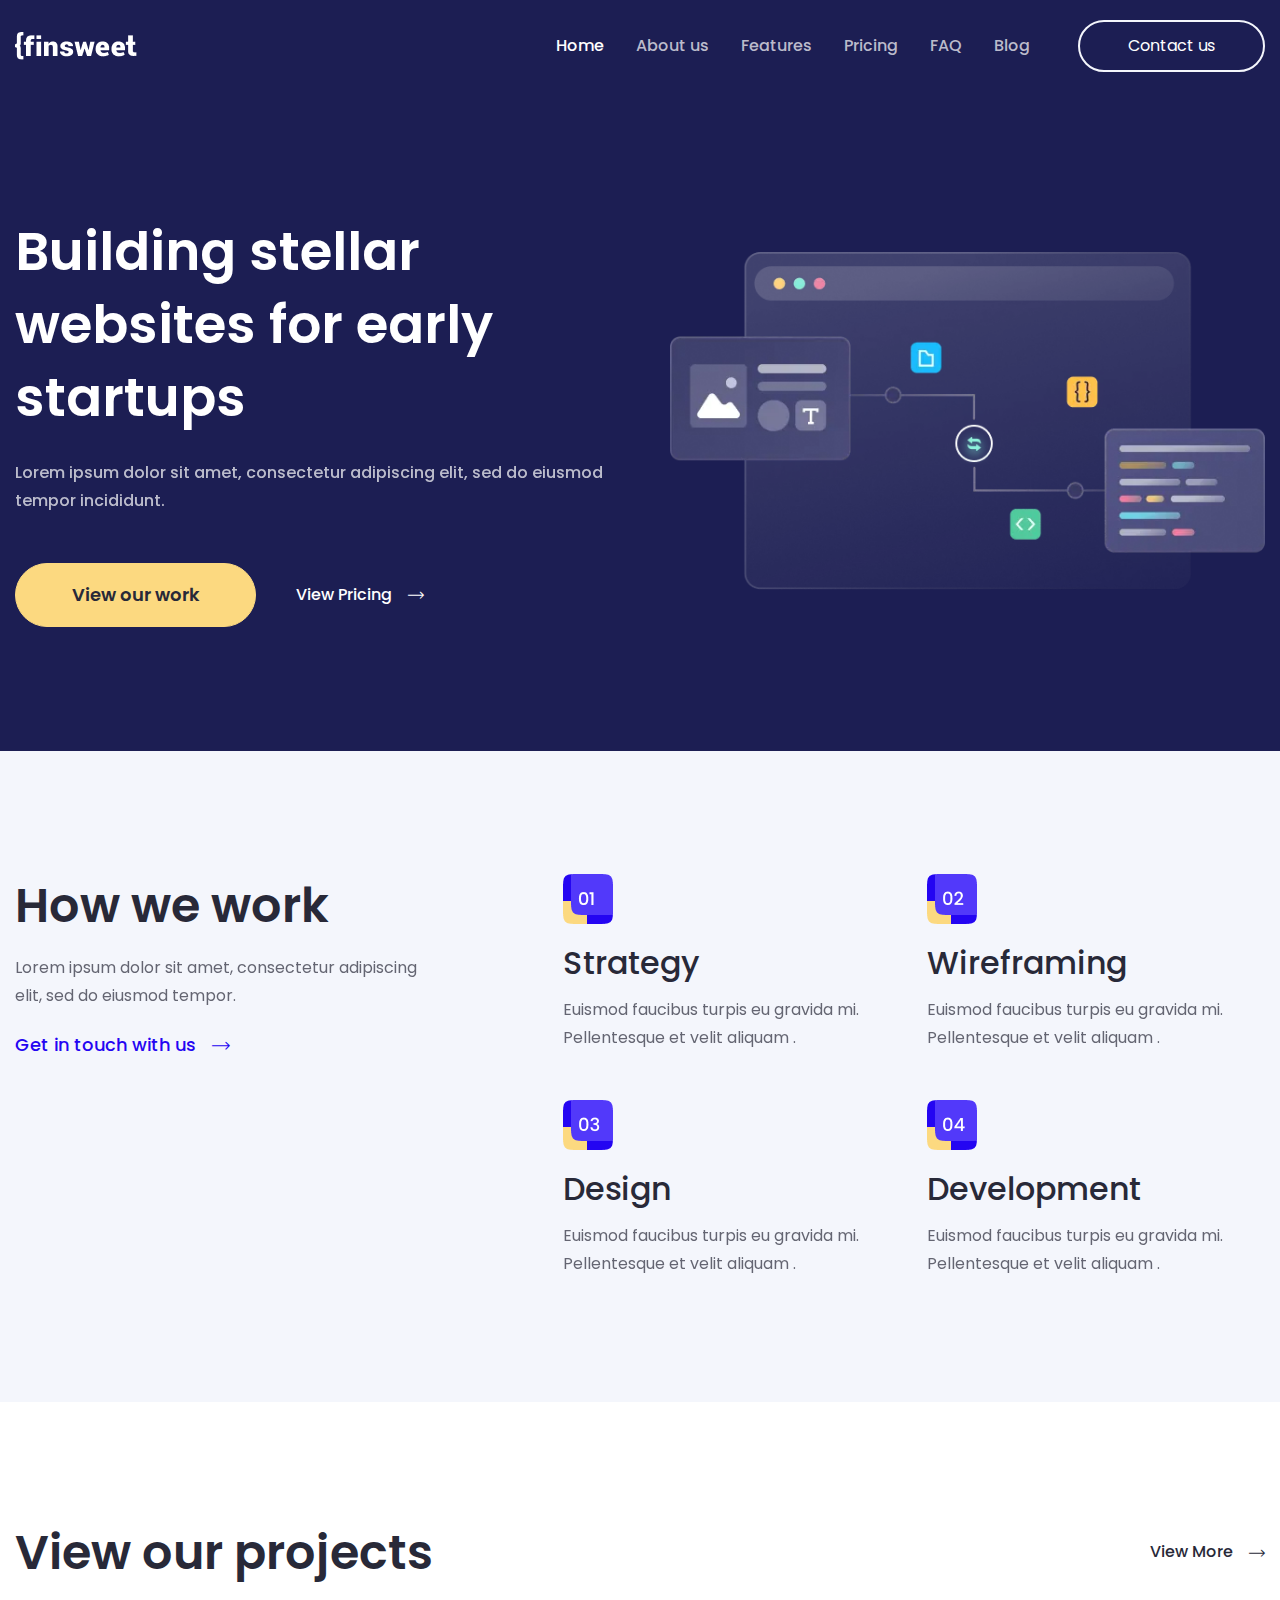
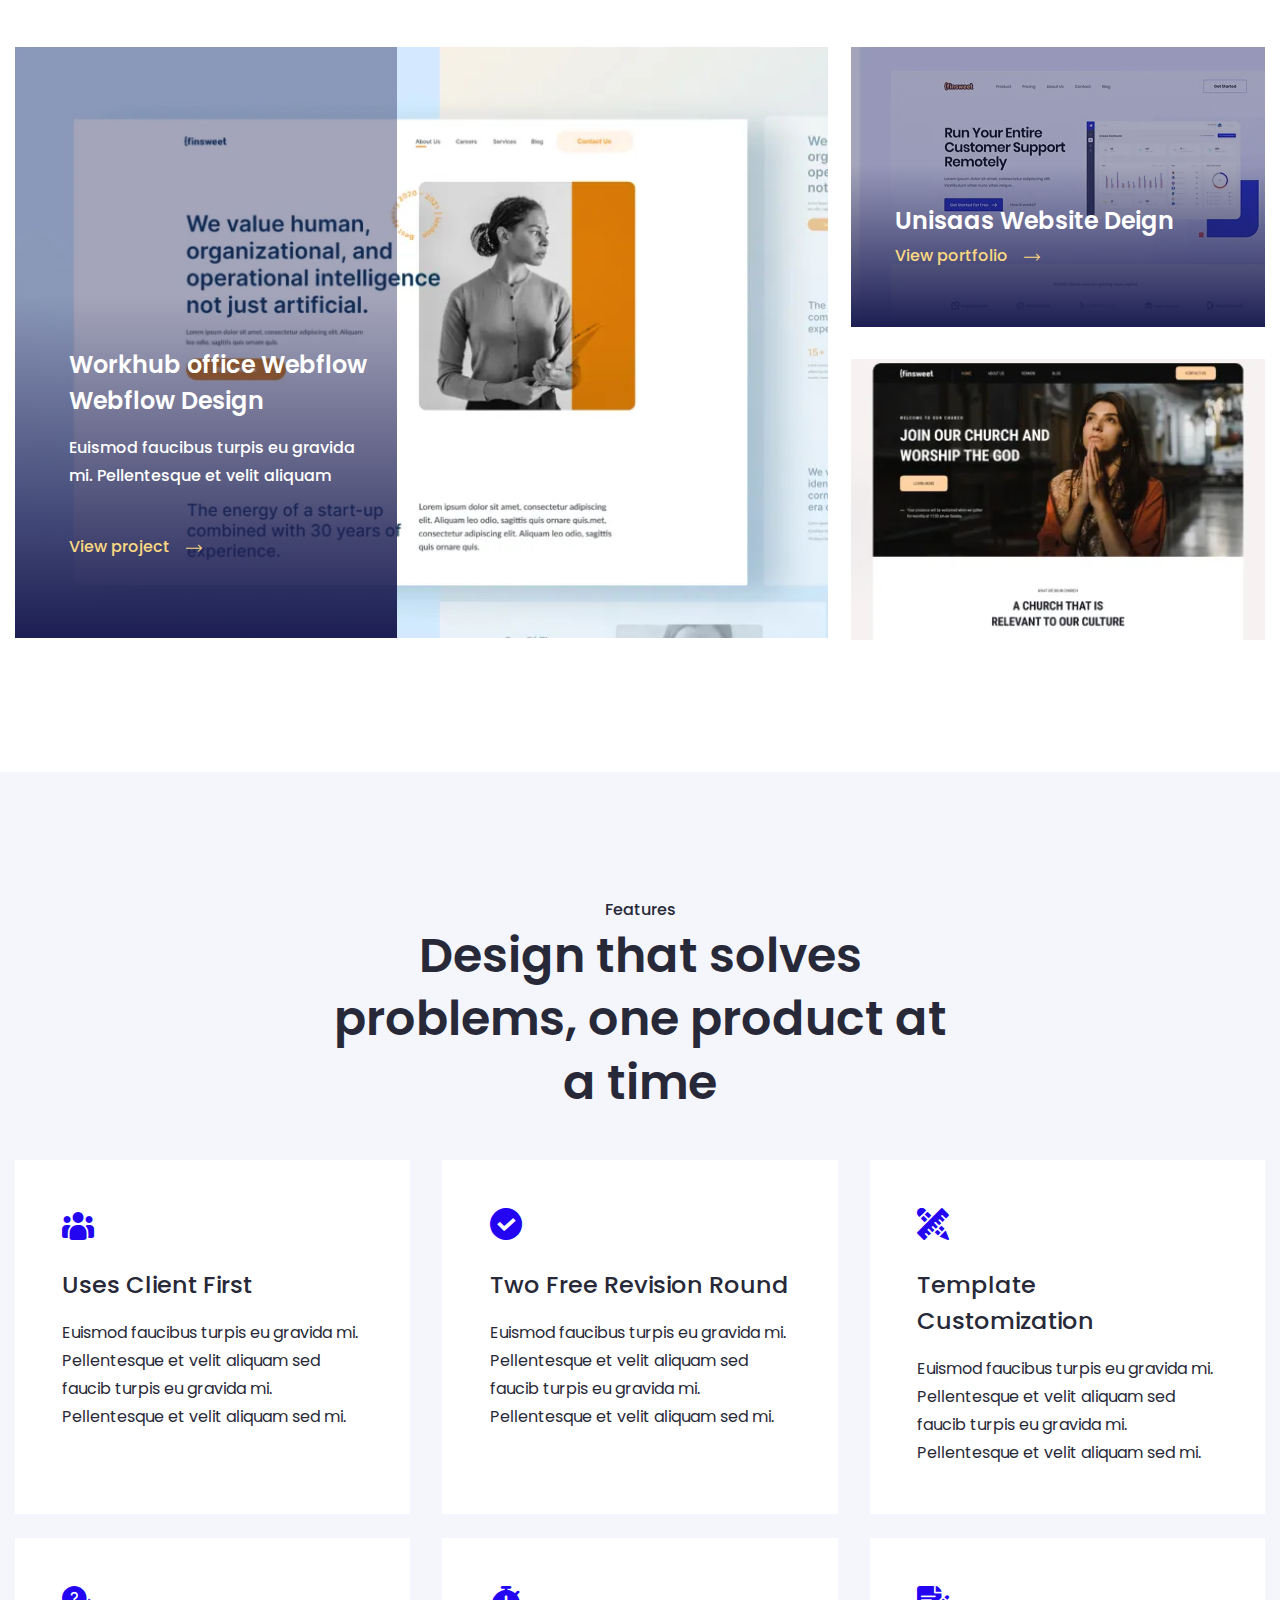
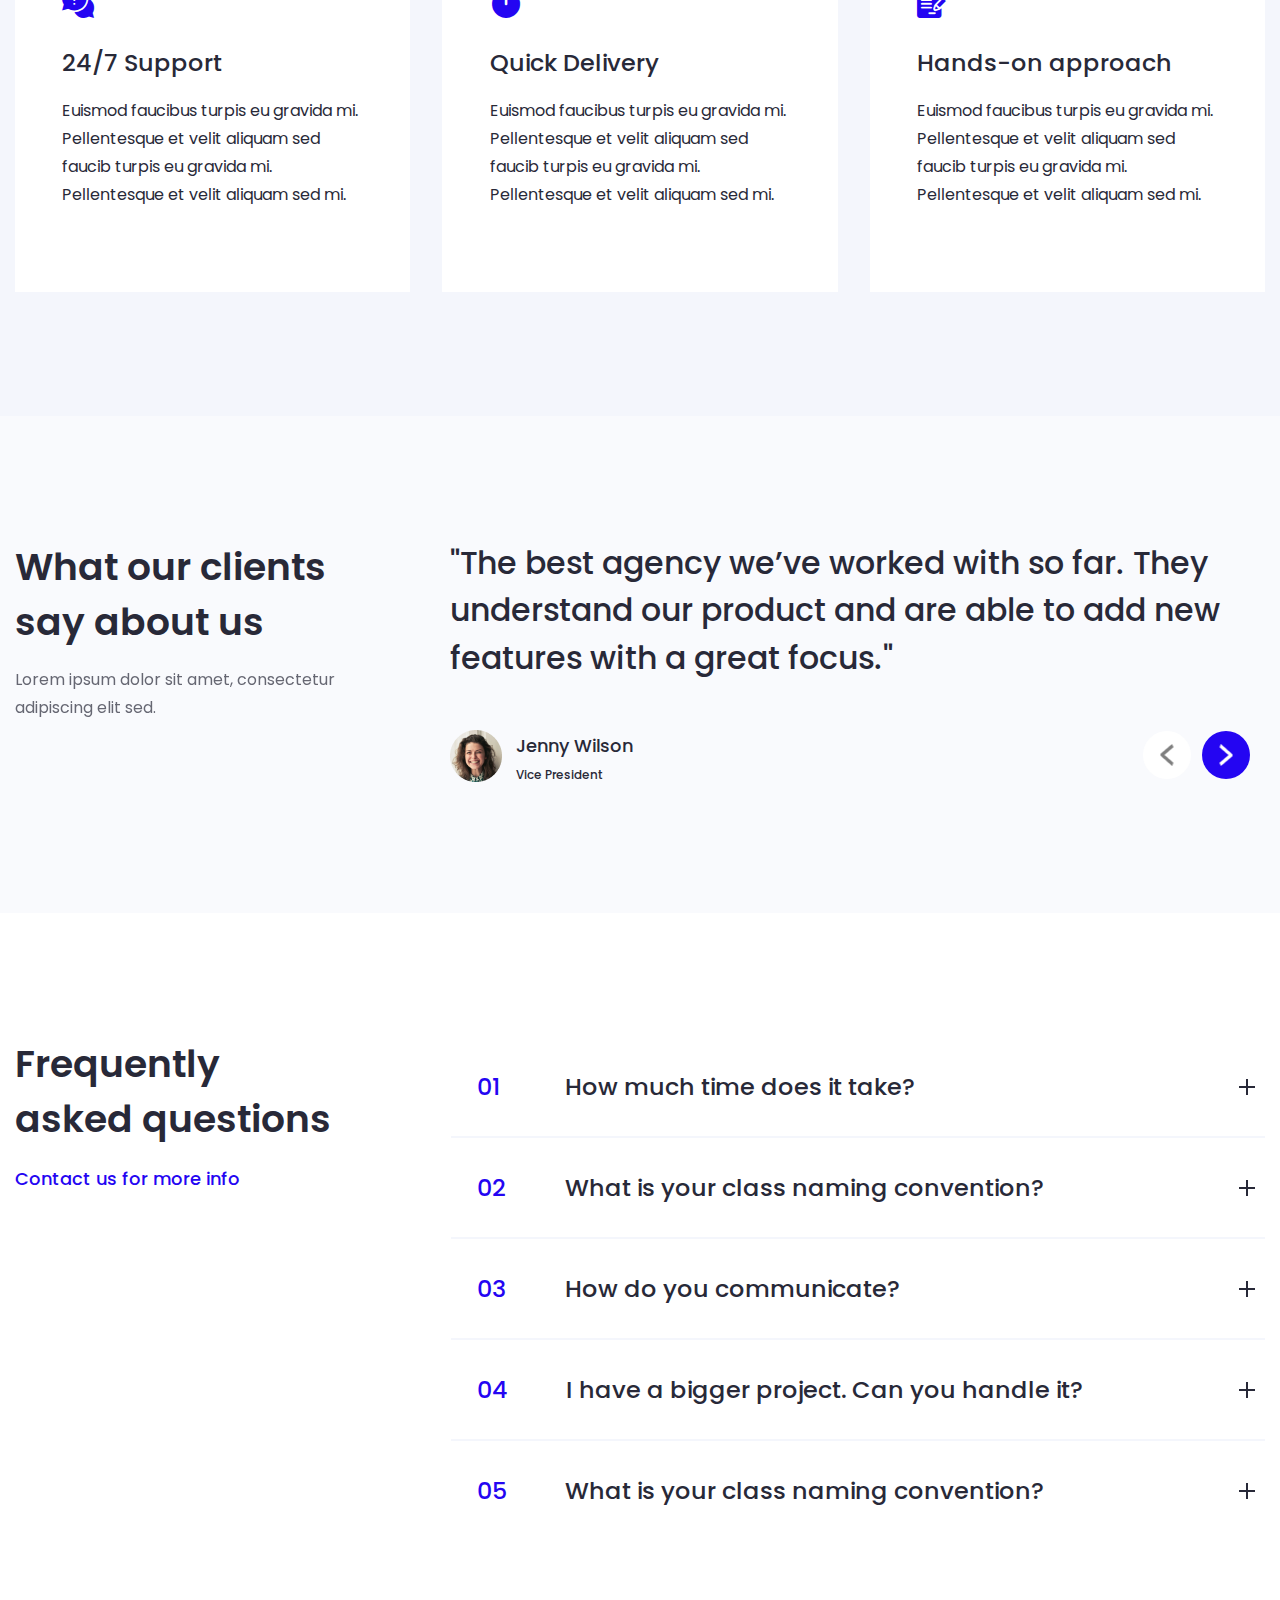
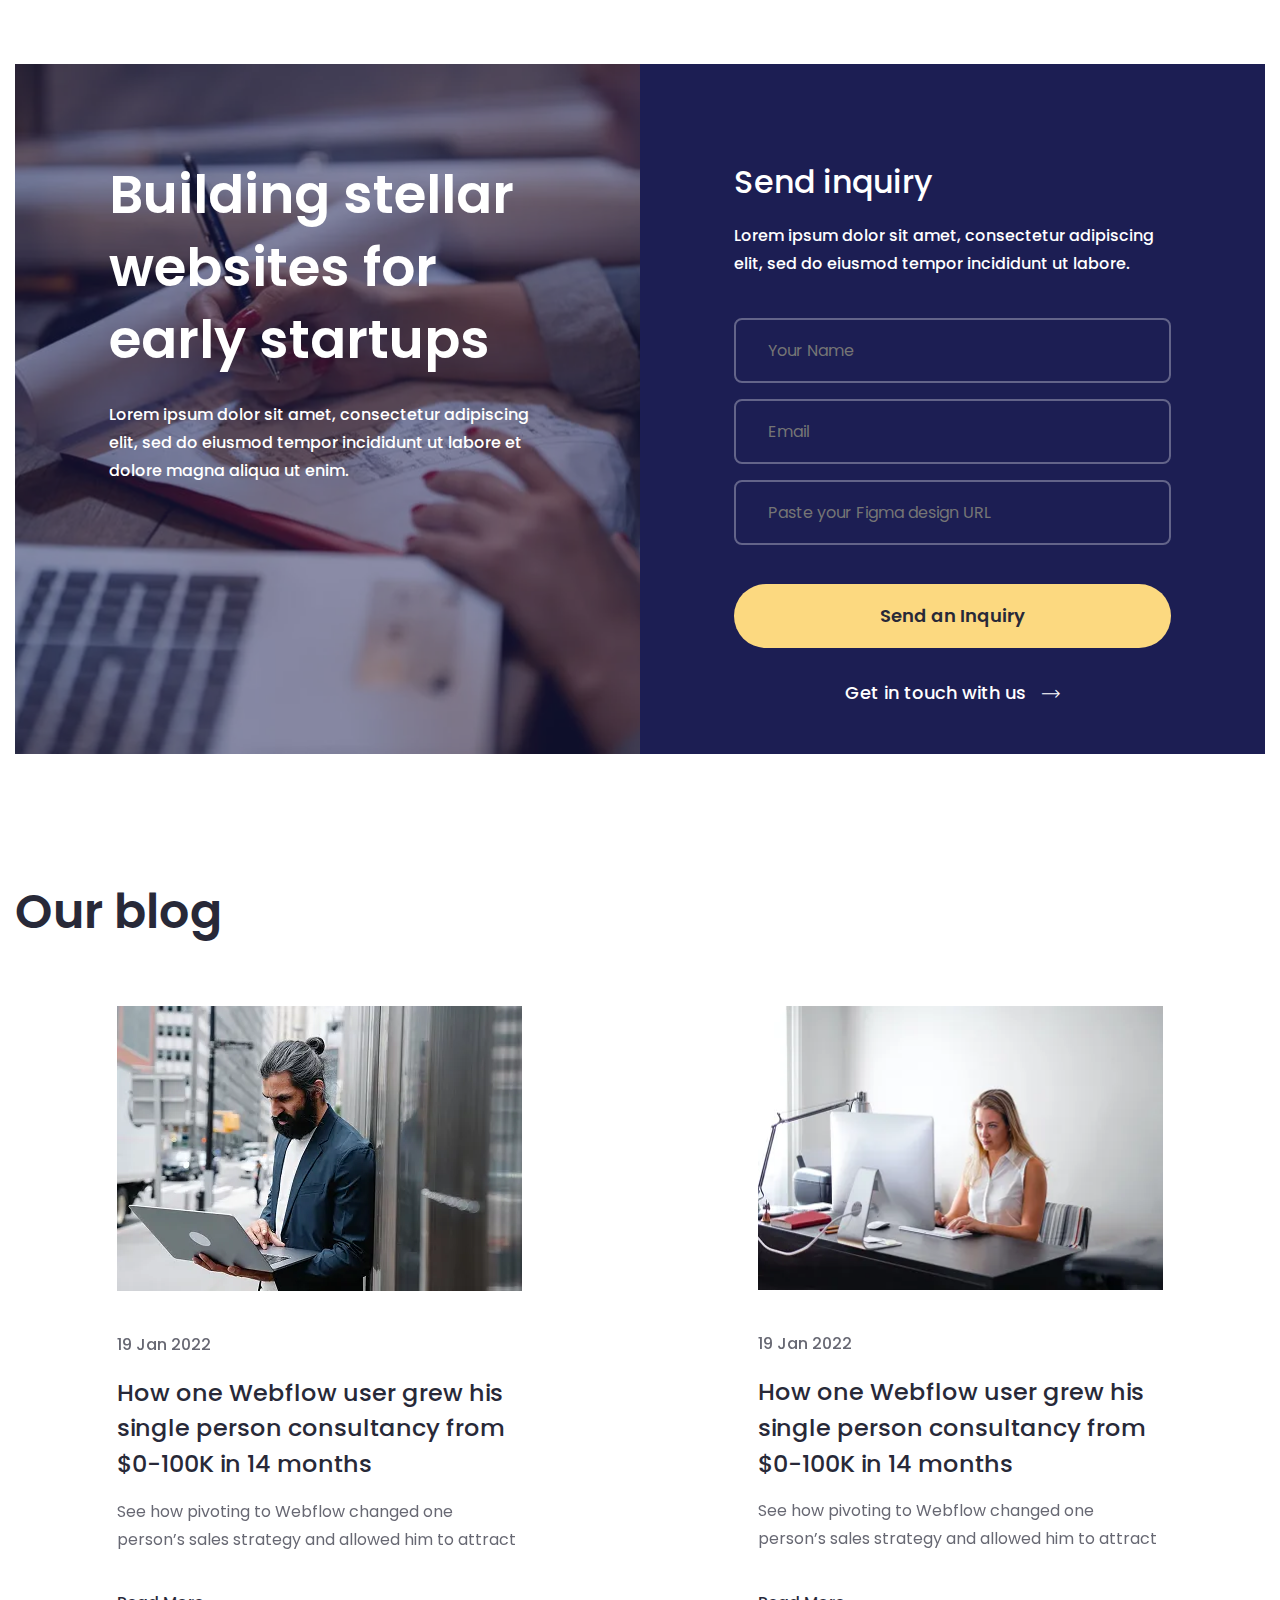
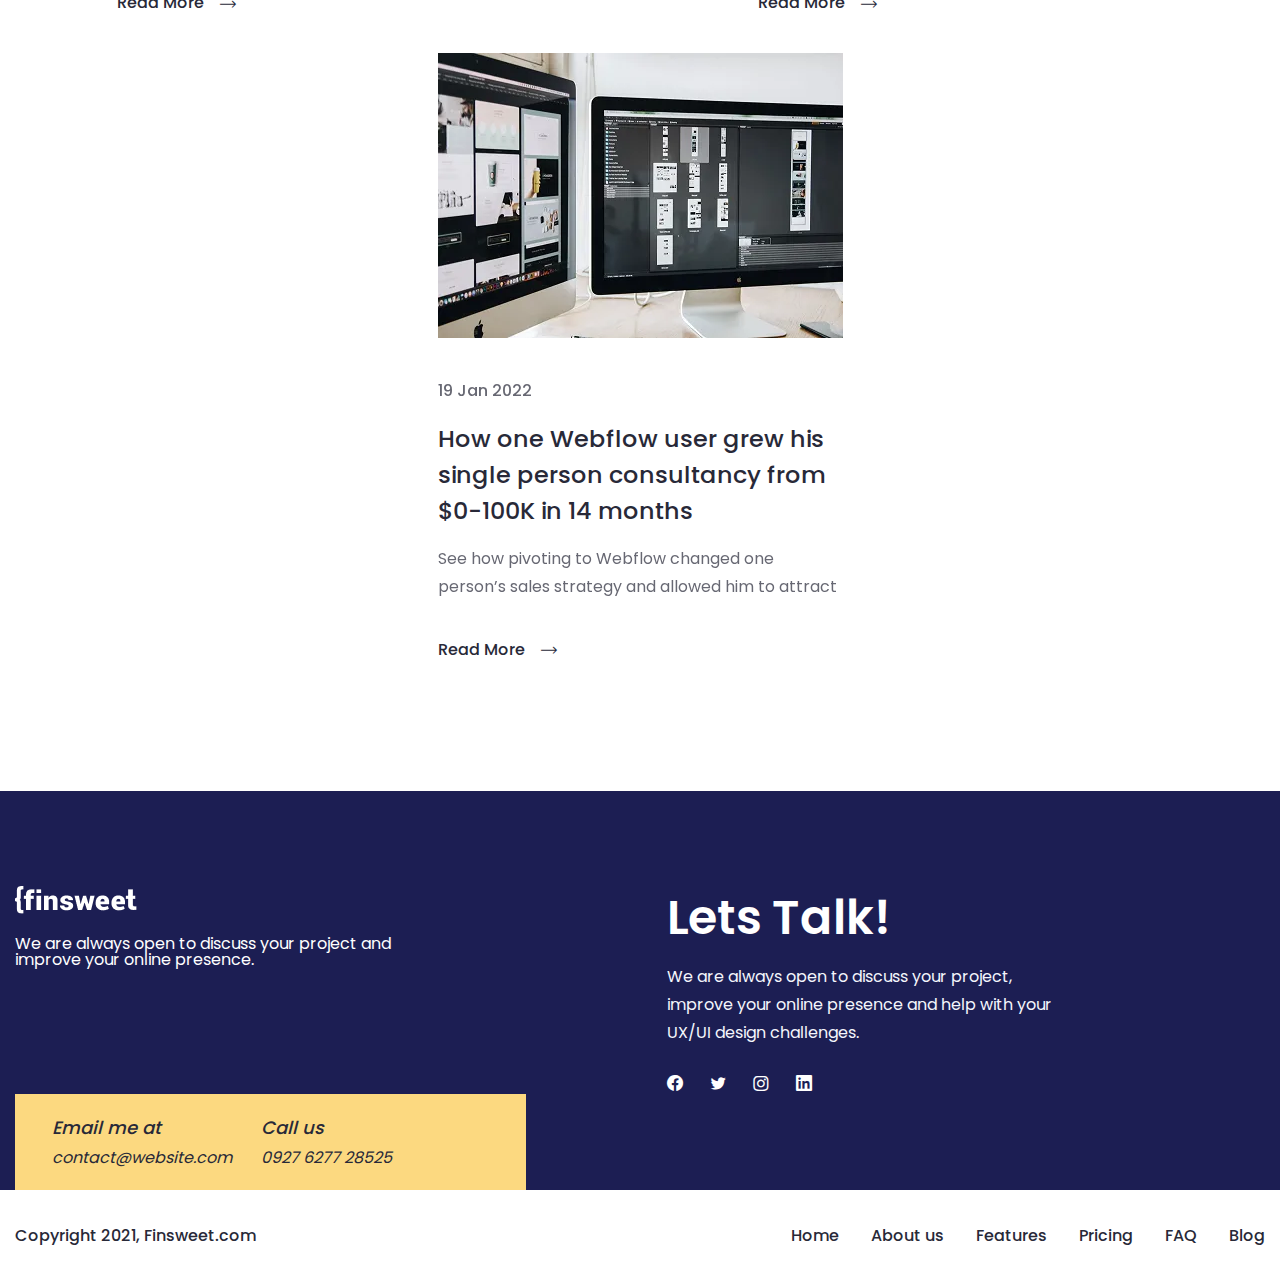
<file: index.html>
<!doctype html>
<html lang="en">
	<head>
		<meta charset="UTF-8">
		<meta name="viewport" content="width=device-width, initial-scale=1.0">
		<link rel="shortcut icon" href="./assets/img/favicon.ico">
		<meta name="keywords" content="web design, website development, startup websites, UX/UI design, Webflow, strategy, wireframing, template customization, 24/7 support, portfolio, website redesign, client testimonials, fast delivery, web design agency">
		<meta name="description" content="We build outstanding websites for early-stage startups, covering strategy, design, development, and support. Explore our projects, case studies, client testimonials, and blog.">
		<title>{finsweet</title>
		<script type="module" crossorigin="" src="./js/index.min.js?v=1761675259873"></script>
		<link rel="modulepreload" crossorigin="" href="./js/app.min.js?v=1761675259873">
		<link rel="modulepreload" crossorigin="" href="./js/faq.min2.js?v=1761675259873">
		<link rel="stylesheet" crossorigin="" href="./css/app.min.css?v=1761675259873">
		<link rel="stylesheet" crossorigin="" href="./css/faq.min2.css?v=1761675259873">
		<link rel="stylesheet" crossorigin="" href="./css/index.min.css?v=1761675259873">
		<link rel="stylesheet" crossorigin="" href="./css/button.min.css?v=1761675259873">
		<link rel="preload" as="style" href="./css/webfonts.min.css">
		<link rel="stylesheet" media="print" onload="this.onload=null;this.removeAttribute('media');" href="./css/webfonts.min.css">
	</head>
	<body>
		<div class="wrapper">
			<header data-fls-header="" class="header">
				<div class="header__container">
					<a href="./index.html" class="header__logo">
						<img src="[data-uri]" alt="Logo Image">
					</a>
					<div class="header__menu menu">
						<button type="button" data-fls-menu="" aria-label="menu" class="menu__icon icon-menu">
							<span></span>
						</button>
						<nav class="menu__body">
							<ul class="menu__list">
								<li class="menu__item">
									<a href="./index.html" class="menu__link menu__link--active">Home</a>
								</li>
								<li class="menu__item">
									<a href="./about.html" class="menu__link">About us</a>
								</li>
								<li class="menu__item">
									<a href="./features.html" class="menu__link">Features</a>
								</li>
								<li class="menu__item">
									<a href="./pricing.html" class="menu__link">Pricing</a>
								</li>
								<li class="menu__item">
									<a href="./faq.html" class="menu__link">FAQ</a>
								</li>
								<li class="menu__item">
									<a href="./blog.html" class="menu__link">Blog</a>
								</li>
							</ul>
							<a href="./contact.html" class="header__button">Contact us</a>
						</nav>
					</div>
					<!--
<fetch url="@components/layout/menu/menu.js?v=1761675259873on">
<each loop='item in response'>
</each>
</fetch>
-->
				</div>
			</header>
			<main class="page">
				<section class="page__hero hero">
					<div class="hero__container">
						<div class="hero__content content-hero">
							<h1 class="content-hero__title">Building stellar websites for early startups</h1>
							<div class="content-hero__text">
								<p>
									Lorem ipsum dolor sit amet, consectetur adipiscing elit, sed do eiusmod tempor incididunt.
								</p>
							</div>
							<div class="content-hero__actions">
								<a data-fls-button="" href="./portfolio.html" class="content-hero__button button button--yellow">View our work</a>
								<a href="./pricing.html" class="content-hero__link button button--link">
									View Pricing
									<span class="--icon-arrowWhite"></span>
								</a>
							</div>
						</div>
						<div class="hero__image">
							<picture>
								<source media="(max-width: 500px)" srcset="./assets/img/heroSection/01-500.webp" type="image/webp">
								<source media="(max-width: 1000px)" srcset="./assets/img/heroSection/01-1000.webp" type="image/webp">
								<img alt="hero image" src="./assets/img/heroSection/01.webp">
							</picture>
						</div>
					</div>
				</section>
				<section class="page__work work">
					<div class="work__container">
						<article class="work__content">
							<h2 class="work__title">How we work</h2>
							<div class="work__text">
								<p>Lorem ipsum dolor sit amet, consectetur adipiscing elit, sed do eiusmod tempor.</p>
							</div>
							<a href="./contact.html" class="work__button button--link-blue">
								Get in touch with us
								<span class="--icon-arrowWhite"></span>
							</a>
						</article>
						<div class="work__cards">
							<div class="work__card card">
								<div class="card__image">
									<img src="[data-uri]" alt="#1">
								</div>
								<h2 class="card__title">Strategy</h2>
								<div class="card__text">
									<p>Euismod faucibus turpis eu gravida mi. Pellentesque et velit aliquam .</p>
								</div>
							</div>
							<div class="work__card card">
								<div class="card__image">
									<img src="[data-uri]" alt="#2">
								</div>
								<h2 class="card__title">Wireframing</h2>
								<div class="card__text">
									<p>Euismod faucibus turpis eu gravida mi. Pellentesque et velit aliquam .</p>
								</div>
							</div>
							<div class="work__card card">
								<div class="card__image">
									<img src="[data-uri]" alt="#3">
								</div>
								<h2 class="card__title">Design</h2>
								<div class="card__text">
									<p>Euismod faucibus turpis eu gravida mi. Pellentesque et velit aliquam .</p>
								</div>
							</div>
							<div class="work__card card">
								<div class="card__image">
									<img src="[data-uri]" alt="#4">
								</div>
								<h2 class="card__title">Development</h2>
								<div class="card__text">
									<p>Euismod faucibus turpis eu gravida mi. Pellentesque et velit aliquam .</p>
								</div>
							</div>
						</div>
					</div>
				</section>
				<section class="page__projects projects">
					<div class="projects__container">
						<div class="projects__header">
							<h2 class="projects__title">View our projects</h2>
							<a href="./portfolio.html" class="projects__link button--link-black">
								View More
								<span class="--icon-arrowWhite"></span>
							</a>
						</div>
						<div class="projects__items">
							<div class="projects__item main-item">
								<div class="main-item__overlay"></div>
								<div class="main-item__content">
									<h2 class="main-item__title">Workhub office Webflow Webflow Design</h2>
									<div class="main-item__text">
										<p>Euismod faucibus turpis eu gravida mi. Pellentesque et velit aliquam</p>
									</div>
									<a href="./read-case.html" class="main-item__link button--link-yellow">
										View project
										<span class="--icon-arrowWhite"></span>
									</a>
								</div>
							</div>
							<div class="projects__item second-item">
								<div class="second-item__overlay"></div>
								<div class="second-item__content">
									<h2 class="second-item__title">Unisaas Website Deign</h2>
									<a href="./portfolio.html" class="second-item__link button--link-yellow">
										View portfolio
										<span class="--icon-arrowWhite"></span>
									</a>
								</div>
							</div>
							<div class="projects__item third-item"></div>
						</div>
					</div>
				</section>
				<section class="page__features features">
					<div class="features__container">
						<div class="features__header">
							<div class="features__label">Features</div>
							<h2 class="features__title">Design that solves problems, one product at a time</h2>
						</div>
						<div class="features__body">
							<div class="features__card card-features">
								<div class="card-features__icon --icon-iconUsers"></div>
								<h3 class="card-features__title">Uses Client First</h3>
								<div class="card-features__text">
									<p>
										Euismod faucibus turpis eu gravida mi. Pellentesque et velit aliquam sed faucib turpis eu gravida mi.
              Pellentesque et velit aliquam sed mi.
									</p>
								</div>
							</div>
							<div class="features__card card-features">
								<div class="card-features__icon --icon-iconMark"></div>
								<h3 class="card-features__title">Two Free Revision Round</h3>
								<div class="card-features__text">
									<p>
										Euismod faucibus turpis eu gravida mi. Pellentesque et velit aliquam sed faucib turpis eu gravida mi.
              Pellentesque et velit aliquam sed mi.
									</p>
								</div>
							</div>
							<div class="features__card card-features">
								<div class="card-features__icon --icon-iconTemplate"></div>
								<h3 class="card-features__title">Template Customization</h3>
								<div class="card-features__text">
									<p>
										Euismod faucibus turpis eu gravida mi. Pellentesque et velit aliquam sed faucib turpis eu gravida mi.
              Pellentesque et velit aliquam sed mi.
									</p>
								</div>
							</div>
							<div class="features__card card-features">
								<div class="card-features__icon --icon-iconSupport"></div>
								<h3 class="card-features__title">24/7 Support</h3>
								<div class="card-features__text">
									<p>
										Euismod faucibus turpis eu gravida mi. Pellentesque et velit aliquam sed faucib turpis eu gravida mi.
              Pellentesque et velit aliquam sed mi.
									</p>
								</div>
							</div>
							<div class="features__card card-features">
								<div class="card-features__icon --icon-iconDelivery"></div>
								<h3 class="card-features__title">Quick Delivery</h3>
								<div class="card-features__text">
									<p>
										Euismod faucibus turpis eu gravida mi. Pellentesque et velit aliquam sed faucib turpis eu gravida mi.
              Pellentesque et velit aliquam sed mi.
									</p>
								</div>
							</div>
							<div class="features__card card-features">
								<div class="card-features__icon --icon-iconHands"></div>
								<h3 class="card-features__title">Hands-on approach</h3>
								<div class="card-features__text">
									<p>
										Euismod faucibus turpis eu gravida mi. Pellentesque et velit aliquam sed faucib turpis eu gravida mi.
              Pellentesque et velit aliquam sed mi.
									</p>
								</div>
							</div>
						</div>
					</div>
				</section>
				<section class="page__testimonials testimonials">
					<div class="testimonials__container">
						<div class="testimonials__content">
							<h3 class="testimonials__title">What our clients say about us</h3>
							<div class="testimonials__text">
								<p>Lorem ipsum dolor sit amet, consectetur adipiscing elit sed.</p>
							</div>
						</div>
						<div data-fls-slider="" class="testimonials__slider slider-testimonials swiper">
							<div class="slider-testimonials__wrapper swiper-wrapper">
								<div class="slider-testimonials__slide swiper-slide">
									<div class="slider-testimonials__text">
										<p>
											"The best agency we’ve worked with so far. They understand our product and are able to add new features
                with a great focus."
										</p>
									</div>
									<div class="slider-testimonials__profile profile">
										<div class="profile__image">
											<img data-fls-image-ignore="" src="./assets/img/swiper/profile.png" alt="profile image">
										</div>
										<div class="profile__box">
											<div class="profile__name">Jenny Wilson</div>
											<div class="profile__designation">Vice President</div>
										</div>
									</div>
								</div>
								<div class="slider-testimonials__slide swiper-slide">
									<div class="slider-testimonials__text">
										<p>
											"The best agency we’ve worked with so far. They understand our product and are able to add new features
                with a great focus."
										</p>
									</div>
									<div class="slider-testimonials__profile profile">
										<div class="profile__image">
											<img data-fls-image-ignore="" src="./assets/img/swiper/profile.png" alt="profile image">
										</div>
										<div class="profile__box">
											<div class="profile__name">Jenny Wilson</div>
											<div class="profile__designation">Vice President</div>
										</div>
									</div>
								</div>
								<div class="slider-testimonials__slide swiper-slide">
									<div class="slider-testimonials__text">
										<p>
											"The best agency we’ve worked with so far. They understand our product and are able to add new features
                with a great focus."
										</p>
									</div>
									<div class="slider-testimonials__profile profile">
										<div class="profile__image">
											<img data-fls-image-ignore="" src="./assets/img/swiper/profile.png" alt="profile image">
										</div>
										<div class="profile__box">
											<div class="profile__name">Jenny Wilson</div>
											<div class="profile__designation">Vice President</div>
										</div>
									</div>
								</div>
							</div>
							<div class="slider-testimonials__navigation">
								<button aria-label="Previous slide" class="slider-testimonials__prev"></button>
								<button aria-label="Next slide" class="slider-testimonials__next"></button>
							</div>
						</div>
					</div>
				</section>
				<section class="faq">
					<div class="faq__container">
						<div class="faq__content">
							<h3 class="faq__title">Frequently asked questions</h3>
							<a data-fls-button="" href="./contact.html" class="faq__link button--link-blue">Contact us for more info</a>
						</div>
						<div data-fls-spollers="" data-fls-spollers-one="" class="faq__accordeon accoredeon">
							<details class="accoredeon__item">
								<summary class="accoredeon__title">
									<span class="accoredeon__number">01</span>
									How much time does it take?
								</summary>
								<div class="accoredeon__body">
									<p>
										Lorem ipsum dolor sit amet, consectetur adipiscing elit, sed do
            eiusmod tempor incididunt ut labore et dolore magna aliqua.
									</p>
								</div>
							</details>
							<details class="accoredeon__item">
								<summary class="accoredeon__title">
									<span class="accoredeon__number">02</span>
									What is your class naming
          convention?
								</summary>
								<div class="accoredeon__body">
									<p>
										Lorem ipsum dolor sit amet, consectetur adipiscing elit, sed do
            eiusmod tempor incididunt ut labore et dolore magna aliqua.
									</p>
								</div>
							</details>
							<details class="accoredeon__item">
								<summary class="accoredeon__title">
									<span class="accoredeon__number">03</span>
									How do you communicate?
								</summary>
								<div class="accoredeon__body">
									<p>
										Lorem ipsum dolor sit amet, consectetur adipiscing elit, sed do
            eiusmod tempor incididunt ut labore et dolore magna aliqua.
									</p>
								</div>
							</details>
							<details class="accoredeon__item">
								<summary class="accoredeon__title">
									<span class="accoredeon__number">04</span>
									I have a bigger project. Can
          you handle it?
								</summary>
								<div class="accoredeon__body">
									<p>
										Lorem ipsum dolor sit amet, consectetur adipiscing elit, sed do
            eiusmod tempor incididunt ut labore et dolore magna aliqua.
									</p>
								</div>
							</details>
							<details class="accoredeon__item">
								<summary class="accoredeon__title">
									<span class="accoredeon__number">05</span>
									What is your class naming
          convention?
								</summary>
								<div class="accoredeon__body">
									<p>
										Lorem ipsum dolor sit amet, consectetur adipiscing elit, sed do
            eiusmod tempor incididunt ut labore et dolore magna aliqua.
									</p>
								</div>
							</details>
						</div>
					</div>
				</section>
				<section class="page__contact contact">
					<div class="contact__container">
						<div class="contact__content content-contact">
							<div class="content-contact__body">
								<h3 class="content-contact__title">Building stellar websites for early startups</h3>
								<div class="content-contact__text">
									<p>
										Lorem ipsum dolor sit amet, consectetur adipiscing elit, sed do eiusmod tempor incididunt ut labore et
              dolore magna aliqua ut enim.
									</p>
								</div>
							</div>
						</div>
						<div class="contact__form form">
							<form action="#" class="form__body">
								<div class="form__head">
									<h3 class="form__title">Send inquiry</h3>
									<div class="form__text">
										<p>
											Lorem ipsum dolor sit amet, consectetur adipiscing elit, sed do eiusmod tempor incididunt ut labore.
										</p>
									</div>
								</div>
								<div class="form__inputs">
									<input type="text" placeholder="Your Name" class="form__name form__input">
									<input type="email" placeholder="Email" class="form__email form__input">
									<input type="url" placeholder="Paste your Figma design URL" class="form__url form__input">
								</div>
								<div class="form__actions">
									<button type="submit" class="form__button button--yellow-form">Send an Inquiry</button>
									<a href="./contact.html" class="form__link button--link-form">
										Get in touch with us
										<span class="--icon-arrowWhite"></span>
									</a>
								</div>
							</form>
						</div>
					</div>
				</section>
				<section class="page__blog blog">
					<div class="blog__container">
						<div class="blog__header">
							<h3 class="blog__title">Our blog</h3>
						</div>
						<div class="blog__body">
							<article class="blog__item item-blog">
								<a href="./read-case.html" class="item-blog__image">
									<picture>
										<source media="(max-width: 500px)" srcset="./assets/img/blog/01-500.webp" type="image/webp">
										<source media="(max-width: 1000px)" srcset="./assets/img/blog/01-1000.webp" type="image/webp">
										<img alt="Man using laptop" src="./assets/img/blog/01.webp">
									</picture>
								</a>
								<div class="item-blog__body">
									<div class="item-blog__date">19 Jan 2022</div>
									<h3 class="item-blog__title">
										<a href="./read-case.html">
											How one Webflow user grew his single person consultancy from $0-100K in 14 months
										</a>
									</h3>
									<div class="item-blog__text">
										<p>
											See how pivoting to Webflow changed one person’s sales strategy and allowed him to attract
										</p>
									</div>
								</div>
								<a href="./read-case.html" class="item-blog__link button--link-black" aria-label="Read more about 'How one Webflow user grew his single person consultancy from $0-100K in 14 months'">
									Read More
									<span class="--icon-arrowWhite"></span>
								</a>
							</article>
							<article class="blog__item item-blog">
								<a href="./read-case.html" class="item-blog__image">
									<picture>
										<source media="(max-width: 500px)" srcset="./assets/img/blog/02-500.webp" type="image/webp">
										<source media="(max-width: 1000px)" srcset="./assets/img/blog/02-1000.webp" type="image/webp">
										<img alt="Woman works at Imac" src="./assets/img/blog/02.webp">
									</picture>
								</a>
								<div class="item-blog__body">
									<div class="item-blog__date">19 Jan 2022</div>
									<h3 class="item-blog__title">
										<a href="./read-case.html">
											How one Webflow user grew his single person consultancy from $0-100K in 14 months
										</a>
									</h3>
									<div class="item-blog__text">
										<p>
											See how pivoting to Webflow changed one person’s sales strategy and allowed him to attract
										</p>
									</div>
								</div>
								<a href="./read-case.html" class="item-blog__link button--link-black" aria-label="Read more about 'How one Webflow user grew his single person consultancy from $0-100K in 14 months'">
									Read More
									<span class="--icon-arrowWhite"></span>
								</a>
							</article>
							<article class="blog__item item-blog">
								<a href="./read-case.html" class="item-blog__image">
									<picture>
										<source media="(max-width: 500px)" srcset="./assets/img/blog/03-500.webp" type="image/webp">
										<source media="(max-width: 1000px)" srcset="./assets/img/blog/03-1000.webp" type="image/webp">
										<img alt="Imac" src="./assets/img/blog/03.webp">
									</picture>
								</a>
								<div class="item-blog__body">
									<div class="item-blog__date">19 Jan 2022</div>
									<h3 class="item-blog__title">
										<a href="./read-case.html">
											How one Webflow user grew his single person consultancy from $0-100K in 14 months
										</a>
									</h3>
									<div class="item-blog__text">
										<p>
											See how pivoting to Webflow changed one person’s sales strategy and allowed him to attract
										</p>
									</div>
								</div>
								<a href="./read-case.html" class="item-blog__link button--link-black" aria-label="Read more about 'How one Webflow user grew his single person consultancy from $0-100K in 14 months'">
									Read More
									<span class="--icon-arrowWhite"></span>
								</a>
							</article>
						</div>
					</div>
				</section>
			</main>
			<footer data-fls-footer="" class="footer">
				<div class="footer__top top-footer">
					<div class="top-footer__container">
						<div class="top-footer__content">
							<div class="top-footer__company">
								<a href="./index.html" class="top-footer__logo">
									<img src="[data-uri]" alt="Logo Footer">
								</a>
								<div class="top-footer__text">
									<p>We are always open to discuss your project and improve your online presence.</p>
								</div>
							</div>
							<div class="top-footer__social social-footer">
								<h3 class="social-footer__title">Lets Talk!</h3>
								<div class="social-footer__text">
									<p>
										We are always open to discuss your project, improve your online presence and help with your UX/UI design
              challenges.
									</p>
								</div>
								<div class="social-footer__links">
									<a class="social-footer__link --icon-fbWhite" href="https://www.facebook.com" aria-label="Facebook" target="_blank" rel="noopener noreferrer"></a>
									<a class="social-footer__link --icon-twWhite" href="https://x.com" aria-label="X (Twitter)" target="_blank" rel="noopener noreferrer"></a>
									<a class="social-footer__link --icon-instagramWhite" href="https://www.instagram.com/" aria-label="Instagram" target="_blank" rel="noopener noreferrer"></a>
									<a class="social-footer__link --icon-linkedInWhite" href="https://www.linkedin.com" aria-label="LinkedIn" target="_blank" rel="noopener noreferrer"></a>
								</div>
							</div>
						</div>
						<div class="top-footer__contact-us contact-us">
							<div class="contact-us__body">
								<address class="contact-us__email">
									<div class="contact-us__label">Email me at</div>
									<a href="mailto:contact@website.com" class="contact-us__mail">contact@website.com</a>
								</address>
								<address class="contact-us__email">
									<div class="contact-us__label">Call us</div>
									<a href="tel:0927627728525" class="contact-us__number">0927 6277 28525</a>
								</address>
							</div>
						</div>
					</div>
				</div>
				<div class="footer__bottom bottom-footer">
					<div class="bottom-footer__container">
						<div class="bottom-footer__copy">Copyright 2021, Finsweet.com</div>
						<nav class="bottom-footer__nav nav-footer">
							<ul class="nav-footer__list">
								<li class="nav-footer__item">
									<a href="./index.html" class="nav-footer__link">Home</a>
								</li>
								<li class="nav-footer__item">
									<a href="./about.html" class="nav-footer__link">About us</a>
								</li>
								<li class="nav-footer__item">
									<a href="./features.html" class="nav-footer__link">Features</a>
								</li>
								<li class="nav-footer__item">
									<a href="./pricing.html" class="nav-footer__link">Pricing</a>
								</li>
								<li class="nav-footer__item">
									<a href="./faq.html" class="nav-footer__link">FAQ</a>
								</li>
								<li class="nav-footer__item">
									<a href="./blog.html" class="nav-footer__link">Blog</a>
								</li>
							</ul>
						</nav>
					</div>
				</div>
			</footer>
		</div>
	</body>
</html>
</file>
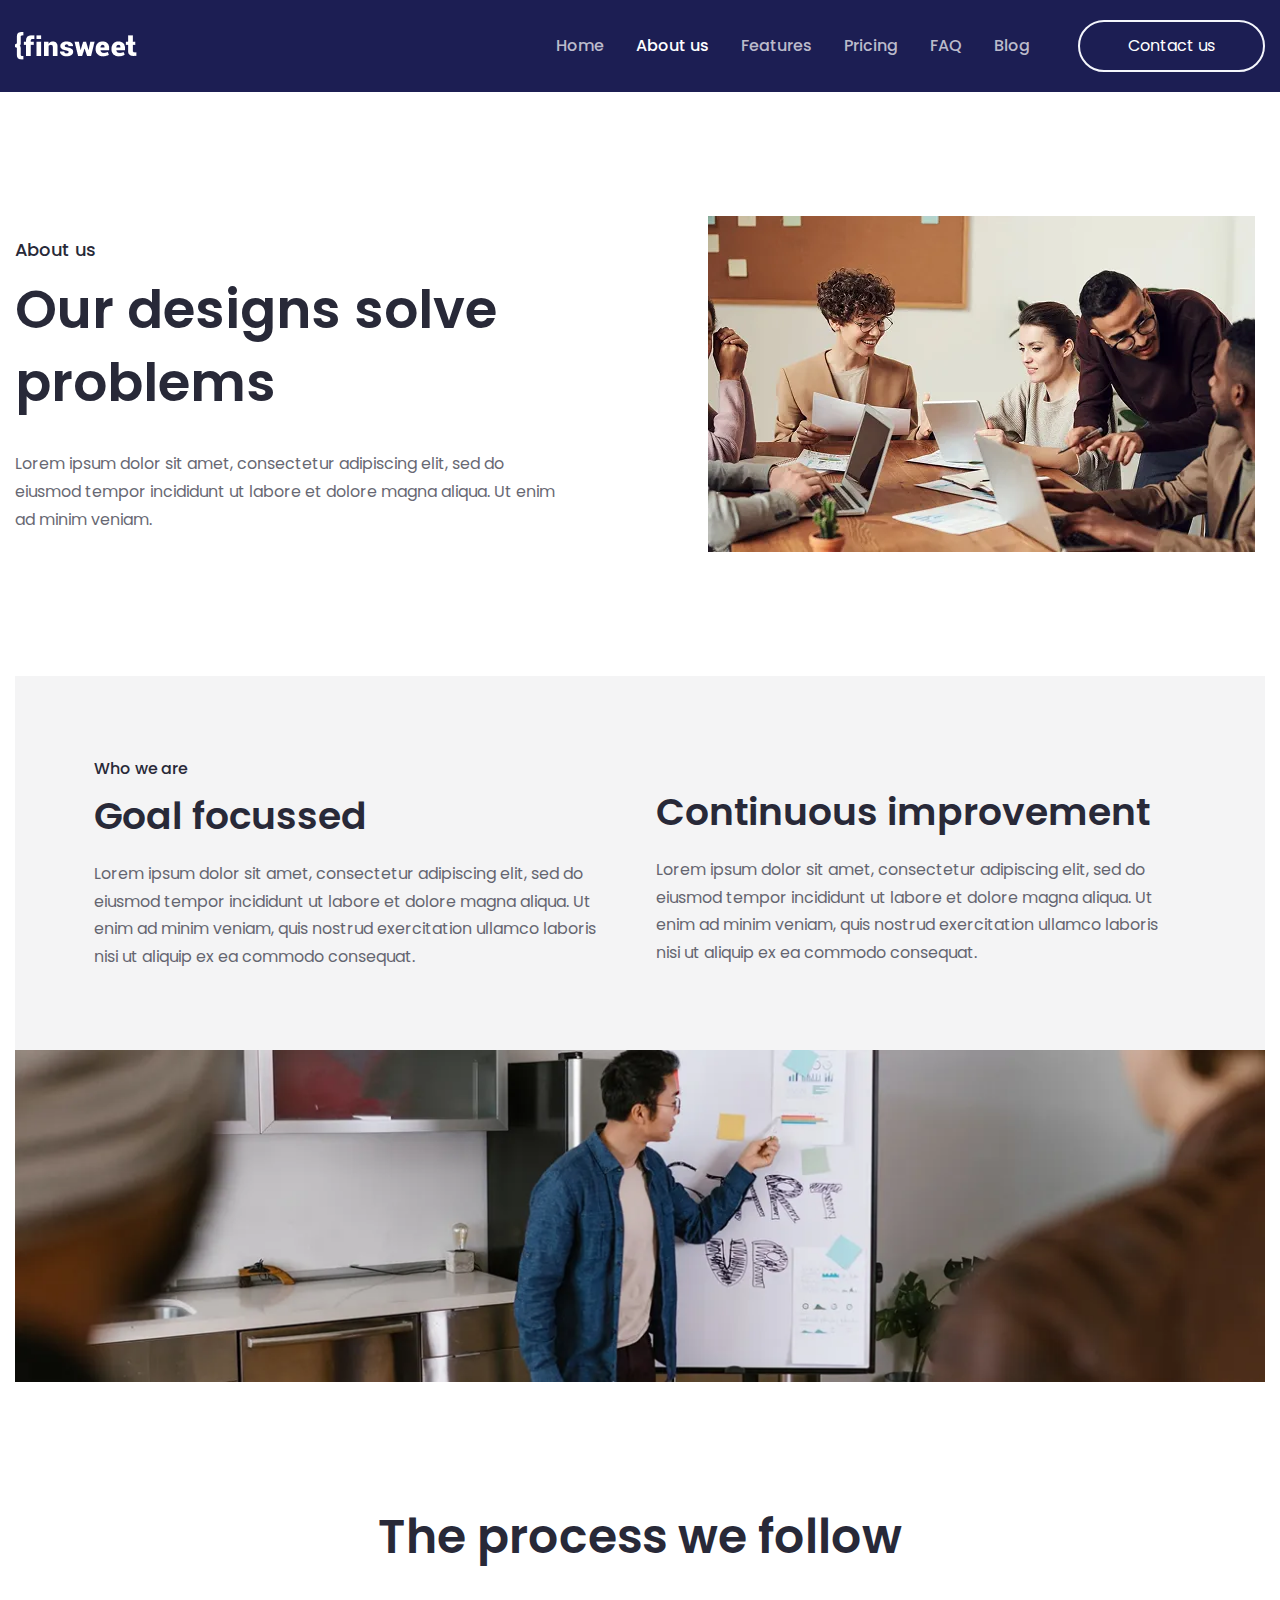
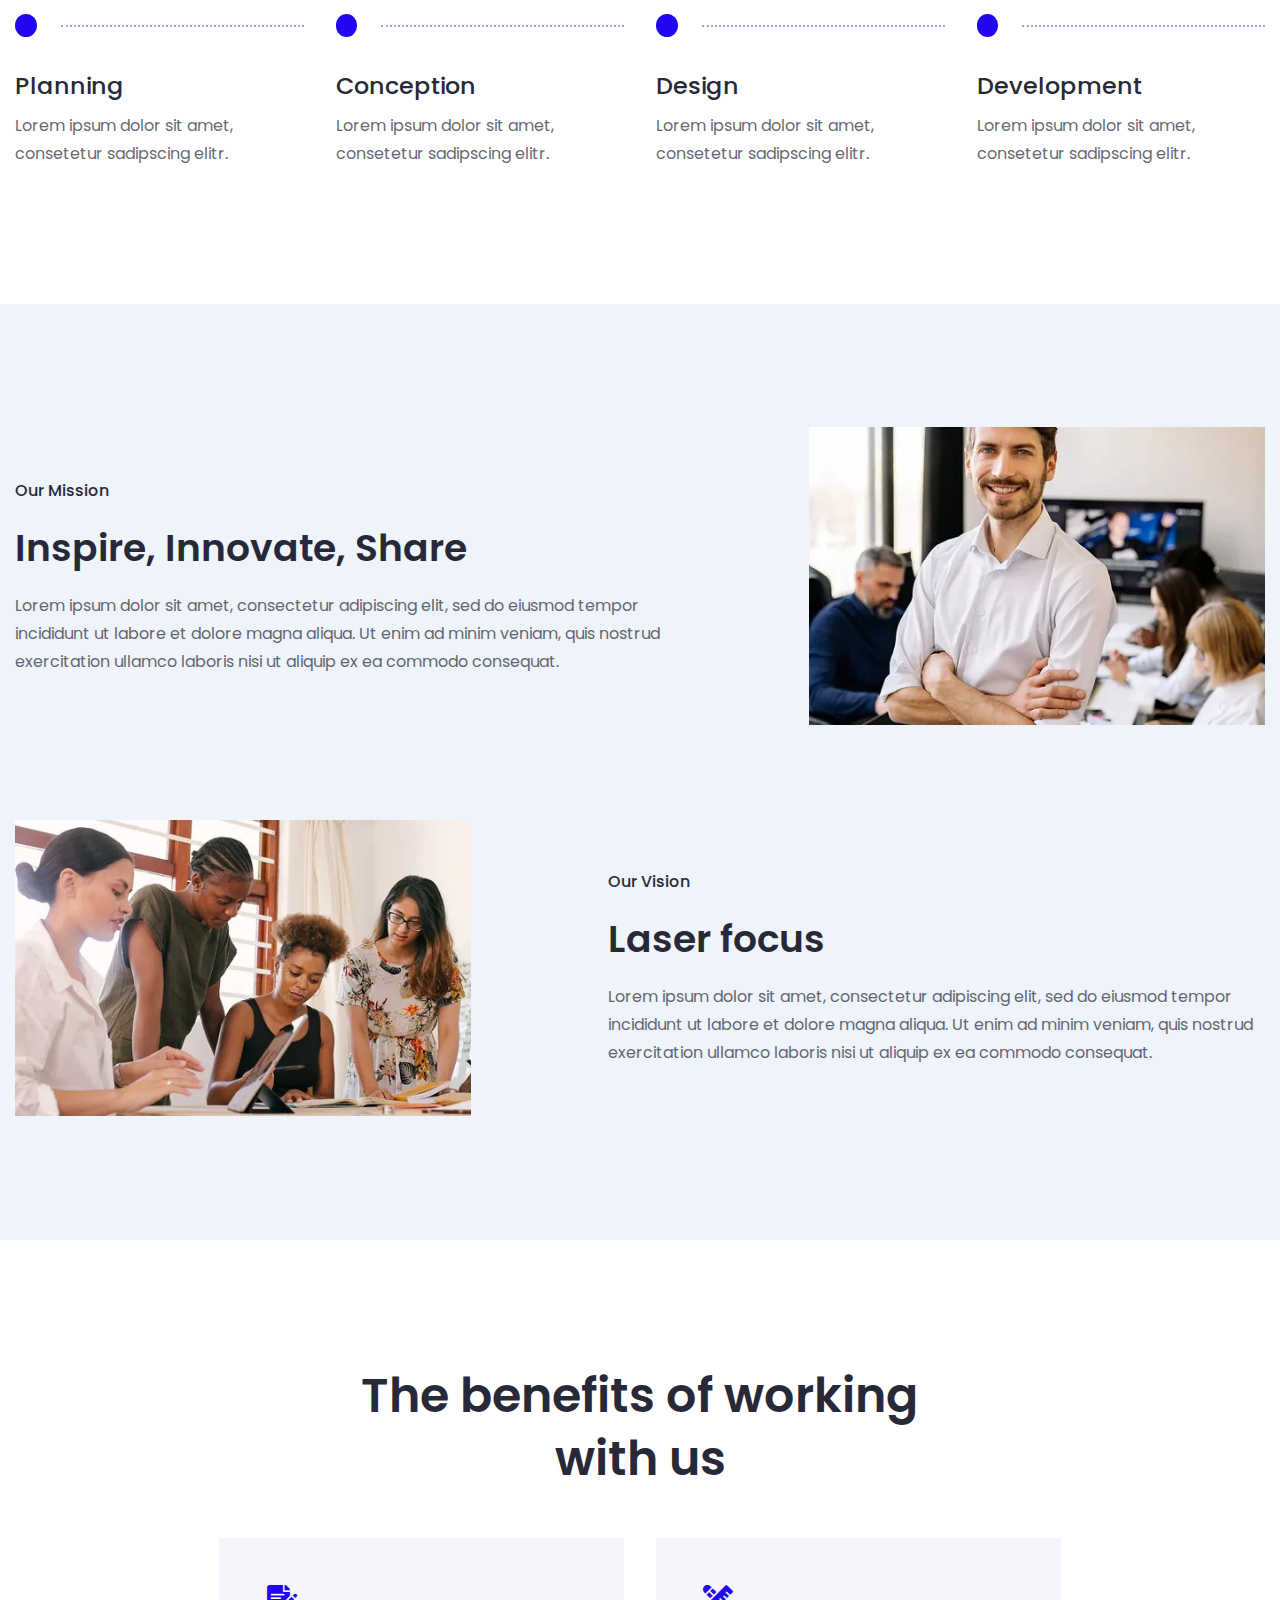
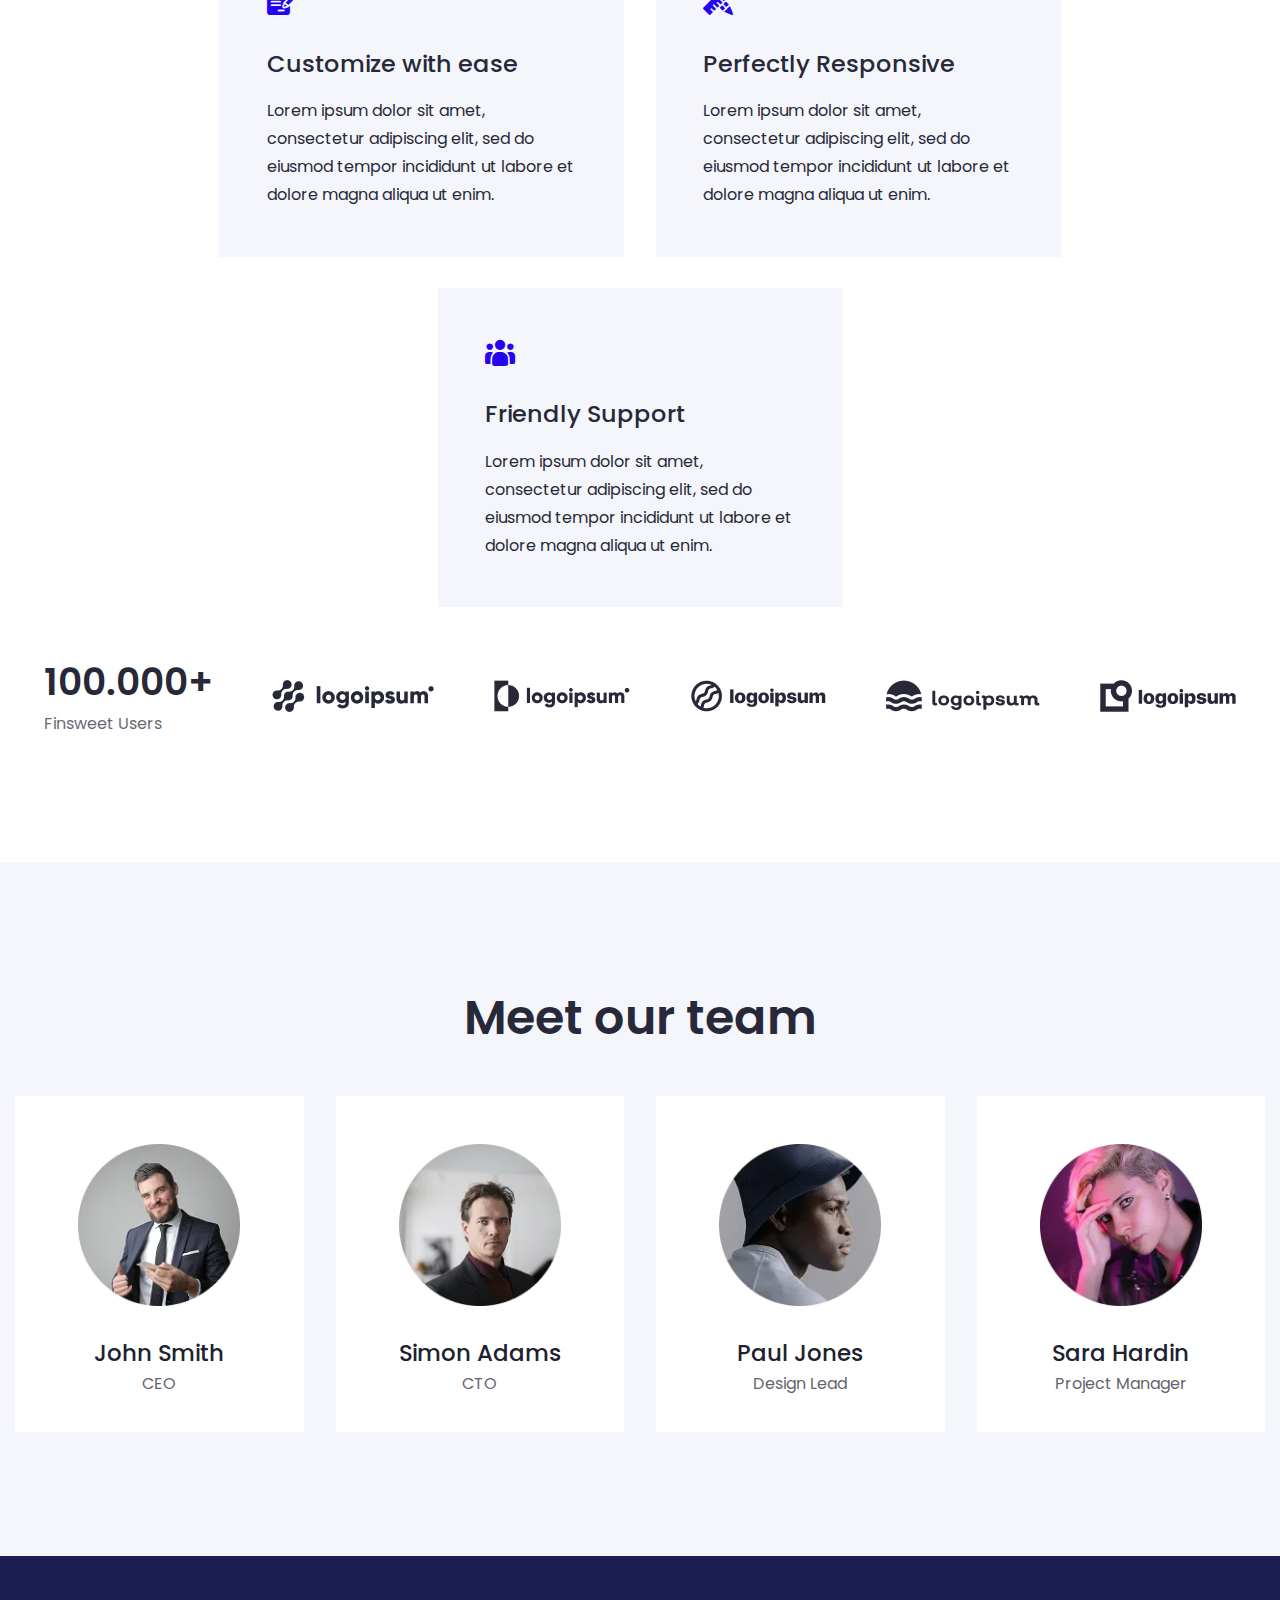
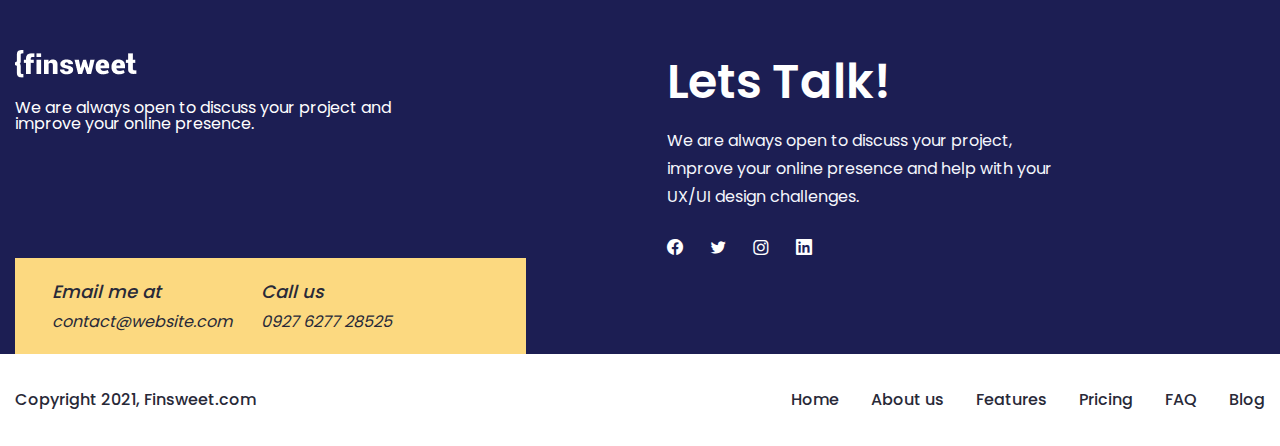
<file: about.html>
<!doctype html>
<html lang="en">
	<head>
		<meta charset="UTF-8">
		<meta name="viewport" content="width=device-width, initial-scale=1.0">
		<link rel="shortcut icon" href="./assets/img/favicon.ico">
		<meta name="keywords" content="design agency, about our team, UX UI design, product design team, web design company, creative team, design process, digital product development, user experience, mission and vision, company values, professional designers, innovative solutions, team of experts, Finsweet agency">
		<meta name="description" content="Learn more about our mission, vision, and creative process. Meet the team behind our design-driven solutions that help businesses grow and innovate.">
		<title>About Us</title>
		<script type="module" crossorigin="" src="./js/app.min.js?v=1761675259873"></script>
		<link rel="stylesheet" crossorigin="" href="./css/app.min.css?v=1761675259873">
		<link rel="stylesheet" crossorigin="" href="./css/about.min.css?v=1761675259873">
		<link rel="preload" as="style" href="./css/webfonts.min.css">
		<link rel="stylesheet" media="print" onload="this.onload=null;this.removeAttribute('media');" href="./css/webfonts.min.css">
	</head>
	<body>
		<div class="wrapper">
			<header data-fls-header="" class="header">
				<div class="header__container">
					<a href="./index.html" class="header__logo">
						<img src="[data-uri]" alt="Logo Image">
					</a>
					<div class="header__menu menu">
						<button type="button" data-fls-menu="" aria-label="menu" class="menu__icon icon-menu">
							<span></span>
						</button>
						<nav class="menu__body">
							<ul class="menu__list">
								<li class="menu__item">
									<a href="./index.html" class="menu__link">Home</a>
								</li>
								<li class="menu__item">
									<a href="./about.html" class="menu__link menu__link--active">About us</a>
								</li>
								<li class="menu__item">
									<a href="./features.html" class="menu__link">Features</a>
								</li>
								<li class="menu__item">
									<a href="./pricing.html" class="menu__link">Pricing</a>
								</li>
								<li class="menu__item">
									<a href="./faq.html" class="menu__link">FAQ</a>
								</li>
								<li class="menu__item">
									<a href="./blog.html" class="menu__link">Blog</a>
								</li>
							</ul>
							<a href="./contact.html" class="header__button">Contact us</a>
						</nav>
					</div>
					<!--
<fetch url="@components/layout/menu/menu.js?v=1761675259873on">
<each loop='item in response'>
</each>
</fetch>
-->
				</div>
			</header>
			<main class="page page--about about">
				<section class="about__hero content-block">
					<div class="content-block__container content-block__container--big-gap">
						<div class="content-block__content content-card content-card--margin">
							<div class="content-card__eyebrow content-card__eyebrow--big-bold content-card__eyebrow--margin-bottom-lg">About us</div>
							<h1 class="content-card__title content-card__title--big-bold content-card__title--margin-bottom-lg">Our designs solve problems</h1>
							<div class="content-card__text">
								<p>
									Lorem ipsum dolor sit amet, consectetur adipiscing elit, sed do
            eiusmod tempor incididunt ut labore et dolore magna aliqua. Ut enim
            ad minim veniam.
								</p>
							</div>
						</div>
						<div class="content-block__image">
							<picture>
								<source media="(max-width: 500px)" srcset="./assets/img/heroAboutPage/group-of-people-sitting-indoors-3184360-500.webp" type="image/webp">
								<source media="(max-width: 1000px)" srcset="./assets/img/heroAboutPage/group-of-people-sitting-indoors-3184360-1000.webp" type="image/webp">
								<img alt="Team discussing ideas during a business meeting" src="./assets/img/heroAboutPage/group-of-people-sitting-indoors-3184360.webp">
							</picture>
						</div>
					</div>
				</section>
				<section class="about__who-we who-we">
					<div class="who-we__container">
						<div class="who-we__items">
							<div class="who-we__content content-card content-card--margin">
								<div class="content-card__eyebrow content-card__eyebrow--height content-card__eyebrow--margin-bottom-lt">Who we are</div>
								<h2 class="content-card__title content-card__title--margin-bottom-lt content-card__title--height">Goal focussed</h2>
								<div class="content-card__text">
									<p>
										Lorem ipsum dolor sit amet, consectetur adipiscing elit, sed do
              eiusmod tempor incididunt ut labore et dolore magna aliqua. Ut
              enim ad minim veniam, quis nostrud exercitation ullamco laboris
              nisi ut aliquip ex ea commodo consequat.
									</p>
								</div>
							</div>
							<div class="who-we__content content-card content-card--margin">
								<div class="content-card__eyebrow content-card__eyebrow--height" aria-hidden="true"></div>
								<h2 class="content-card__title content-card__title--margin-bottom-lt content-card__title--height">Continuous improvement</h2>
								<div class="content-card__text">
									<p>
										Lorem ipsum dolor sit amet, consectetur adipiscing elit, sed do
              eiusmod tempor incididunt ut labore et dolore magna aliqua. Ut
              enim ad minim veniam, quis nostrud exercitation ullamco laboris
              nisi ut aliquip ex ea commodo consequat.
									</p>
								</div>
							</div>
						</div>
						<div class="who-we__image">
							<picture>
								<source media="(max-width: 500px)" srcset="./assets/img/whoWeAboutPage/man-in-blue-jacket-looking-at-white-board-7413916-500.webp" type="image/webp">
								<source media="(max-width: 1000px)" srcset="./assets/img/whoWeAboutPage/man-in-blue-jacket-looking-at-white-board-7413916-1000.webp" type="image/webp">
								<img alt="man in blue jacket looking at white board" src="./assets/img/whoWeAboutPage/man-in-blue-jacket-looking-at-white-board-7413916.webp">
							</picture>
						</div>
					</div>
				</section>
				<section class="about__process process">
					<div class="process__container">
						<h2 class="process__title">The process we follow</h2>
						<div class="process__cards">
							<div class="process__card card-process">
								<div class="card-process__header">
									<span class="card-process__circle"></span>
									<span class="card-process__line"></span>
								</div>
								<div class="card-process__stage">Planning</div>
								<div class="card-process__text">
									<p>Lorem ipsum dolor sit amet, consetetur sadipscing elitr.</p>
								</div>
							</div>
							<div class="process__card card-process">
								<div class="card-process__header">
									<span class="card-process__circle"></span>
									<span class="card-process__line"></span>
								</div>
								<div class="card-process__stage">Conception</div>
								<div class="card-process__text">
									<p>Lorem ipsum dolor sit amet, consetetur sadipscing elitr.</p>
								</div>
							</div>
							<div class="process__card card-process">
								<div class="card-process__header">
									<span class="card-process__circle"></span>
									<span class="card-process__line"></span>
								</div>
								<div class="card-process__stage">Design</div>
								<div class="card-process__text">
									<p>Lorem ipsum dolor sit amet, consetetur sadipscing elitr.</p>
								</div>
							</div>
							<div class="process__card card-process">
								<div class="card-process__header">
									<span class="card-process__circle"></span>
									<span class="card-process__line"></span>
								</div>
								<div class="card-process__stage">Development</div>
								<div class="card-process__text">
									<p>Lorem ipsum dolor sit amet, consetetur sadipscing elitr.</p>
								</div>
							</div>
						</div>
					</div>
				</section>
				<section class="about__mission-vision mission-vision">
					<div class="mission-vision__container">
						<div class="mission-vision__first-block">
							<div class="mission-vision__content content-card">
								<div class="content-card__eyebrow">Our Mission</div>
								<h2 class="content-card__title">Inspire, Innovate, Share</h2>
								<div class="content-card__text">
									<p>
										Lorem ipsum dolor sit amet, consectetur adipiscing elit, sed do
              eiusmod tempor incididunt ut labore et dolore magna aliqua. Ut
              enim ad minim veniam, quis nostrud exercitation ullamco laboris
              nisi ut aliquip ex ea commodo consequat.
									</p>
								</div>
							</div>
							<div class="mission-vision__image">
								<picture>
									<source media="(max-width: 500px)" srcset="./assets/img/mission-visionAboutPage/a-man-standing-in-an-office-500.webp" type="image/webp">
									<source media="(max-width: 1000px)" srcset="./assets/img/mission-visionAboutPage/a-man-standing-in-an-office-1000.webp" type="image/webp">
									<img alt="A man standing in an office" src="./assets/img/mission-visionAboutPage/a-man-standing-in-an-office.webp">
								</picture>
							</div>
						</div>
						<div class="mission-vision__second-block">
							<div class="mission-vision__content content-card">
								<div class="content-card__eyebrow">Our Vision</div>
								<h2 class="content-card__title">Laser focus</h2>
								<div class="content-card__text">
									<p>
										Lorem ipsum dolor sit amet, consectetur adipiscing elit, sed do
              eiusmod tempor incididunt ut labore et dolore magna aliqua. Ut
              enim ad minim veniam, quis nostrud exercitation ullamco laboris
              nisi ut aliquip ex ea commodo consequat.
									</p>
								</div>
							</div>
							<div class="mission-vision__image">
								<picture>
									<source media="(max-width: 500px)" srcset="./assets/img/mission-visionAboutPage/women-at-the-meeting-500.webp" type="image/webp">
									<source media="(max-width: 1000px)" srcset="./assets/img/mission-visionAboutPage/women-at-the-meeting-1000.webp" type="image/webp">
									<img alt="Women at the meeting" src="./assets/img/mission-visionAboutPage/women-at-the-meeting.webp">
								</picture>
							</div>
						</div>
					</div>
				</section>
				<section class="about__benefits benefits">
					<div class="benefits__container">
						<div class="benefits__head">
							<h2 class="benefits__title">The benefits of working with us</h2>
						</div>
						<div class="benefits__body">
							<div class="benefits__card card-benefits">
								<div class="card-benefits__icon --icon-iconHands"></div>
								<h3 class="card-benefits__title">Customize with ease</h3>
								<div class="card-benefits__text">
									<p>
										Lorem ipsum dolor sit amet, consectetur adipiscing elit, sed do
              eiusmod tempor incididunt ut labore et dolore magna aliqua ut
              enim.
									</p>
								</div>
							</div>
							<div class="benefits__card card-benefits">
								<div class="card-benefits__icon --icon-iconTemplate"></div>
								<h3 class="card-benefits__title">Perfectly Responsive</h3>
								<div class="card-benefits__text">
									<p>
										Lorem ipsum dolor sit amet, consectetur adipiscing elit, sed do
              eiusmod tempor incididunt ut labore et dolore magna aliqua ut
              enim.
									</p>
								</div>
							</div>
							<div class="benefits__card card-benefits">
								<div class="card-benefits__icon --icon-iconUsers"></div>
								<h3 class="card-benefits__title">Friendly Support</h3>
								<div class="card-benefits__text">
									<p>
										Lorem ipsum dolor sit amet, consectetur adipiscing elit, sed do
              eiusmod tempor incididunt ut labore et dolore magna aliqua ut
              enim.
									</p>
								</div>
							</div>
						</div>
						<div class="benefits__logo-section logo-section">
							<div class="logo-section__quantity">
								<div class="logo-section__number">100.000+</div>
								<div class="logo-section__text">Finsweet Users</div>
							</div>
							<a href="#!" class="logo-section__link">
								<img src="[data-uri]" alt="1">
							</a>
							<a href="#!" class="logo-section__link">
								<img src="[data-uri]" alt="2">
							</a>
							<a href="#!" class="logo-section__link">
								<img src="[data-uri]" alt="3">
							</a>
							<a href="#!" class="logo-section__link">
								<img src="[data-uri]" alt="4">
							</a>
							<a href="#!" class="logo-section__link">
								<img src="[data-uri]" alt="5">
							</a>
						</div>
					</div>
				</section>
				<section class="about__team team">
					<div class="team__container">
						<div class="team__header">
							<h3 class="team__title">Meet our team</h3>
						</div>
						<div class="team__cards">
							<div class="team__card card-team">
								<div class="card-team__image">
									<picture>
										<source media="(max-width: 500px)" srcset="./assets/img/teamAboutPage/ceo-500.webp" type="image/webp">
										<source media="(max-width: 1000px)" srcset="./assets/img/teamAboutPage/ceo-1000.webp" type="image/webp">
										<img alt="ceo" src="./assets/img/teamAboutPage/ceo.webp">
									</picture>
									<div class="card-team__overlay">
										<a href="https://www.facebook.com" class="card-team__social-link" aria-label="Facebook" target="_blank" rel="noopener noreferrer">
											<i class="--icon-fbWhite"></i>
										</a>
										<a href="https://x.com" class="card-team__social-link" aria-label="X (Twitter)" target="_blank" rel="noopener noreferrer">
											<i class="--icon-twWhite"></i>
										</a>
										<a href="https://www.linkedin.com" class="card-team__social-link" aria-label="LinkedIn" target="_blank" rel="noopener noreferrer">
											<i class="--icon-linkedInWhite"></i>
										</a>
									</div>
								</div>
								<div class="card-team__name">John Smith</div>
								<div class="card-team__position">CEO</div>
							</div>
							<div class="team__card card-team">
								<div class="card-team__image">
									<picture>
										<source media="(max-width: 500px)" srcset="./assets/img/teamAboutPage/cto-500.webp" type="image/webp">
										<source media="(max-width: 1000px)" srcset="./assets/img/teamAboutPage/cto-1000.webp" type="image/webp">
										<img alt="cto" src="./assets/img/teamAboutPage/cto.webp">
									</picture>
									<div class="card-team__overlay">
										<a href="https://www.facebook.com" class="card-team__social-link" aria-label="Facebook" target="_blank" rel="noopener noreferrer">
											<i class="--icon-fbWhite"></i>
										</a>
										<a href="https://x.com" class="card-team__social-link" aria-label="X (Twitter)" target="_blank" rel="noopener noreferrer">
											<i class="--icon-twWhite"></i>
										</a>
										<a href="https://www.linkedin.com" class="card-team__social-link" aria-label="LinkedIn" target="_blank" rel="noopener noreferrer">
											<i class="--icon-linkedInWhite"></i>
										</a>
									</div>
								</div>
								<div class="card-team__name">Simon Adams</div>
								<div class="card-team__position">CTO</div>
							</div>
							<div class="team__card card-team">
								<div class="card-team__image">
									<picture>
										<source media="(max-width: 500px)" srcset="./assets/img/teamAboutPage/designLead-500.webp" type="image/webp">
										<source media="(max-width: 1000px)" srcset="./assets/img/teamAboutPage/designLead-1000.webp" type="image/webp">
										<img alt="Design Lead" src="./assets/img/teamAboutPage/designLead.webp">
									</picture>
									<div class="card-team__overlay">
										<a href="https://www.facebook.com" class="card-team__social-link" aria-label="Facebook" target="_blank" rel="noopener noreferrer">
											<i class="--icon-fbWhite"></i>
										</a>
										<a href="https://x.com" class="card-team__social-link" aria-label="X (Twitter)" target="_blank" rel="noopener noreferrer">
											<i class="--icon-twWhite"></i>
										</a>
										<a href="https://www.linkedin.com" class="card-team__social-link" aria-label="LinkedIn" target="_blank" rel="noopener noreferrer">
											<i class="--icon-linkedInWhite"></i>
										</a>
									</div>
								</div>
								<div class="card-team__name">Paul Jones</div>
								<div class="card-team__position">Design Lead</div>
							</div>
							<div class="team__card card-team">
								<div class="card-team__image">
									<picture>
										<source media="(max-width: 500px)" srcset="./assets/img/teamAboutPage/projectManager-500.webp" type="image/webp">
										<source media="(max-width: 1000px)" srcset="./assets/img/teamAboutPage/projectManager-1000.webp" type="image/webp">
										<img alt="Project Manager" src="./assets/img/teamAboutPage/projectManager.webp">
									</picture>
									<div class="card-team__overlay">
										<a href="https://www.facebook.com" class="card-team__social-link" aria-label="Facebook" target="_blank" rel="noopener noreferrer">
											<i class="--icon-fbWhite"></i>
										</a>
										<a href="https://x.com" class="card-team__social-link" aria-label="X (Twitter)" target="_blank" rel="noopener noreferrer">
											<i class="--icon-twWhite"></i>
										</a>
										<a href="https://www.linkedin.com" class="card-team__social-link" aria-label="LinkedIn" target="_blank" rel="noopener noreferrer">
											<i class="--icon-linkedInWhite"></i>
										</a>
									</div>
								</div>
								<div class="card-team__name">Sara Hardin</div>
								<div class="card-team__position">Project Manager</div>
							</div>
						</div>
					</div>
				</section>
			</main>
			<footer data-fls-footer="" class="footer">
				<div class="footer__top top-footer">
					<div class="top-footer__container">
						<div class="top-footer__content">
							<div class="top-footer__company">
								<a href="./index.html" class="top-footer__logo">
									<img src="[data-uri]" alt="Logo Footer">
								</a>
								<div class="top-footer__text">
									<p>We are always open to discuss your project and improve your online presence.</p>
								</div>
							</div>
							<div class="top-footer__social social-footer">
								<h3 class="social-footer__title">Lets Talk!</h3>
								<div class="social-footer__text">
									<p>
										We are always open to discuss your project, improve your online presence and help with your UX/UI design
              challenges.
									</p>
								</div>
								<div class="social-footer__links">
									<a class="social-footer__link --icon-fbWhite" href="https://www.facebook.com" aria-label="Facebook" target="_blank" rel="noopener noreferrer"></a>
									<a class="social-footer__link --icon-twWhite" href="https://x.com" aria-label="X (Twitter)" target="_blank" rel="noopener noreferrer"></a>
									<a class="social-footer__link --icon-instagramWhite" href="https://www.instagram.com/" aria-label="Instagram" target="_blank" rel="noopener noreferrer"></a>
									<a class="social-footer__link --icon-linkedInWhite" href="https://www.linkedin.com" aria-label="LinkedIn" target="_blank" rel="noopener noreferrer"></a>
								</div>
							</div>
						</div>
						<div class="top-footer__contact-us contact-us">
							<div class="contact-us__body">
								<address class="contact-us__email">
									<div class="contact-us__label">Email me at</div>
									<a href="mailto:contact@website.com" class="contact-us__mail">contact@website.com</a>
								</address>
								<address class="contact-us__email">
									<div class="contact-us__label">Call us</div>
									<a href="tel:0927627728525" class="contact-us__number">0927 6277 28525</a>
								</address>
							</div>
						</div>
					</div>
				</div>
				<div class="footer__bottom bottom-footer">
					<div class="bottom-footer__container">
						<div class="bottom-footer__copy">Copyright 2021, Finsweet.com</div>
						<nav class="bottom-footer__nav nav-footer">
							<ul class="nav-footer__list">
								<li class="nav-footer__item">
									<a href="./index.html" class="nav-footer__link">Home</a>
								</li>
								<li class="nav-footer__item">
									<a href="./about.html" class="nav-footer__link">About us</a>
								</li>
								<li class="nav-footer__item">
									<a href="./features.html" class="nav-footer__link">Features</a>
								</li>
								<li class="nav-footer__item">
									<a href="./pricing.html" class="nav-footer__link">Pricing</a>
								</li>
								<li class="nav-footer__item">
									<a href="./faq.html" class="nav-footer__link">FAQ</a>
								</li>
								<li class="nav-footer__item">
									<a href="./blog.html" class="nav-footer__link">Blog</a>
								</li>
							</ul>
						</nav>
					</div>
				</div>
			</footer>
		</div>
	</body>
</html>
</file>
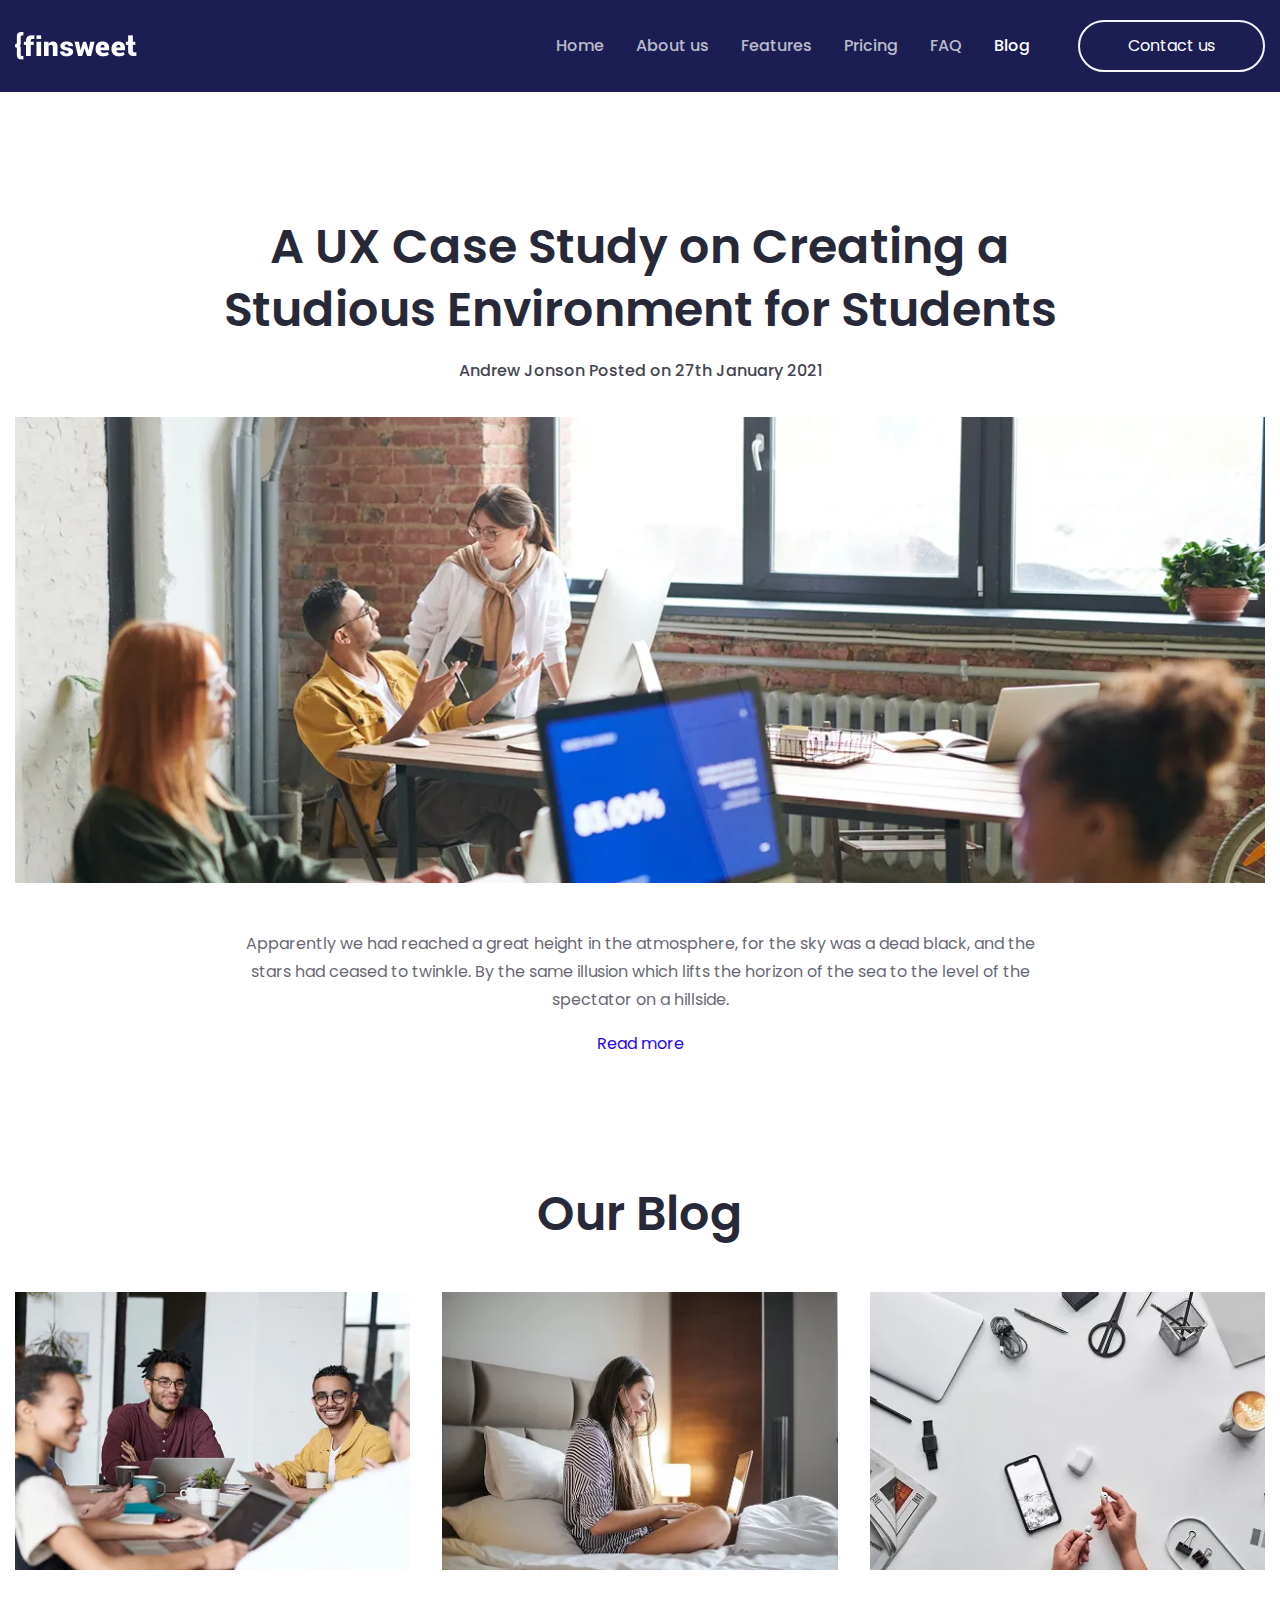
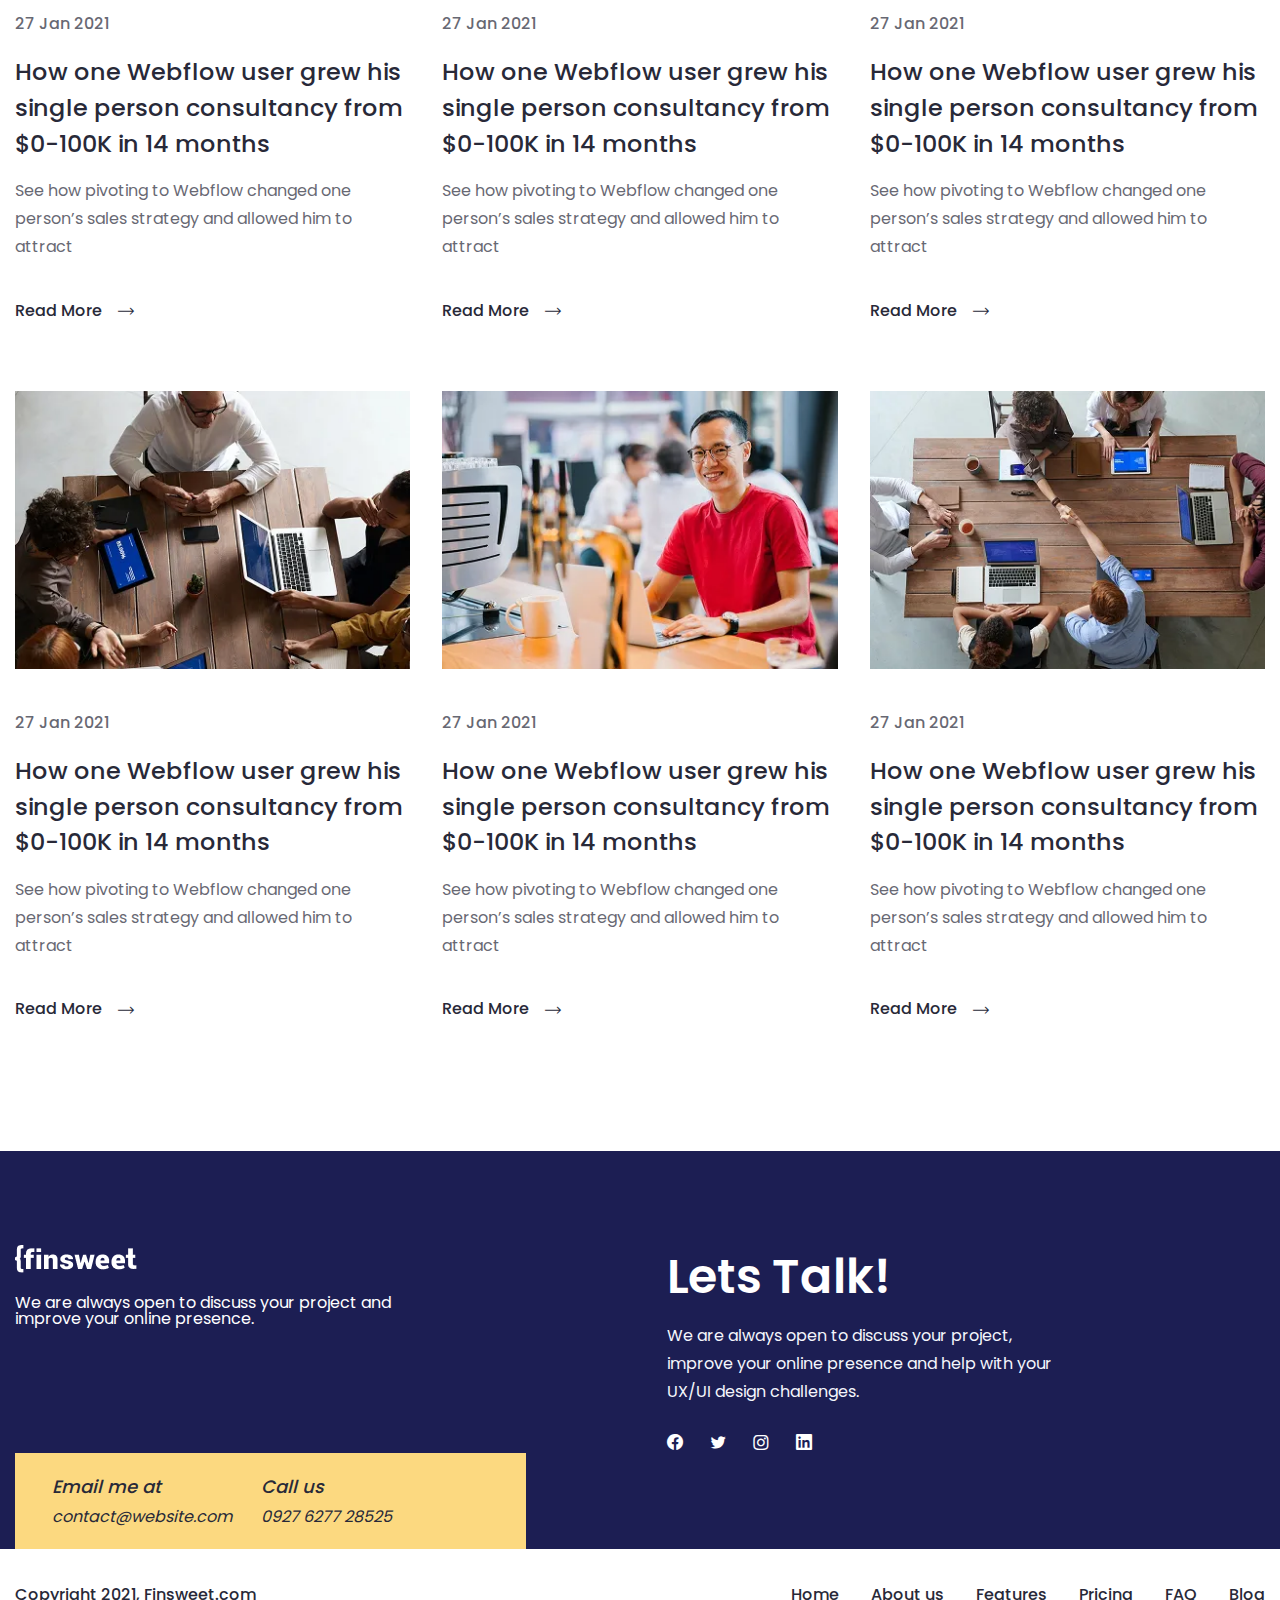
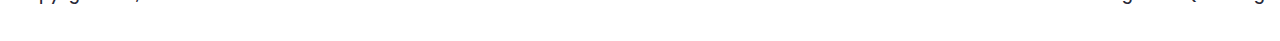
<file: blog.html>
<!doctype html>
<html lang="en">
	<head>
		<meta charset="UTF-8">
		<meta name="viewport" content="width=device-width, initial-scale=1.0">
		<link rel="shortcut icon" href="./assets/img/favicon.ico">
		<meta name="keywords" content="UX case study, Webflow, blog, design blog, creative blog, user experience, design process, product design, growth stories, freelance design, digital strategy">
		<meta name="description" content="Explore UX case studies and insightful blog articles about design, strategy, and success stories from the creative industry. Learn how Webflow empowers solo professionals to grow their business.">
		<title>Blog</title>
		<script type="module" crossorigin="" src="./js/app.min.js?v=1761675259873"></script>
		<link rel="stylesheet" crossorigin="" href="./css/app.min.css?v=1761675259873">
		<link rel="stylesheet" crossorigin="" href="./css/blog.min.css?v=1761675259873">
		<link rel="stylesheet" crossorigin="" href="./css/button.min.css?v=1761675259873">
		<link rel="preload" as="style" href="./css/webfonts.min.css">
		<link rel="stylesheet" media="print" onload="this.onload=null;this.removeAttribute('media');" href="./css/webfonts.min.css">
	</head>
	<body>
		<div class="wrapper">
			<header data-fls-header="" class="header">
				<div class="header__container">
					<a href="./index.html" class="header__logo">
						<img src="[data-uri]" alt="Logo Image">
					</a>
					<div class="header__menu menu">
						<button type="button" data-fls-menu="" aria-label="menu" class="menu__icon icon-menu">
							<span></span>
						</button>
						<nav class="menu__body">
							<ul class="menu__list">
								<li class="menu__item">
									<a href="./index.html" class="menu__link">Home</a>
								</li>
								<li class="menu__item">
									<a href="./about.html" class="menu__link">About us</a>
								</li>
								<li class="menu__item">
									<a href="./features.html" class="menu__link">Features</a>
								</li>
								<li class="menu__item">
									<a href="./pricing.html" class="menu__link">Pricing</a>
								</li>
								<li class="menu__item">
									<a href="./faq.html" class="menu__link">FAQ</a>
								</li>
								<li class="menu__item">
									<a href="./blog.html" class="menu__link menu__link--active">Blog</a>
								</li>
							</ul>
							<a href="./contact.html" class="header__button">Contact us</a>
						</nav>
					</div>
					<!--
<fetch url="@components/layout/menu/menu.js?v=1761675259873on">
<each loop='item in response'>
</each>
</fetch>
-->
				</div>
			</header>
			<main class="page page--blog blog">
				<section class="blog__study study">
					<div class="study__container">
						<div class="study__head">
							<h1 class="study__title">
								A UX Case Study on Creating a
								<br>
								Studious Environment for Students
							</h1>
							<div class="study__autor">
								<p>Andrew Jonson Posted on 27th January 2021</p>
							</div>
						</div>
						<div class="study__image">
							<picture>
								<source media="(max-width: 500px)" srcset="./assets/img/blogBlogPage/people-working-in-front-of-computer-500.webp" type="image/webp">
								<source media="(max-width: 1000px)" srcset="./assets/img/blogBlogPage/people-working-in-front-of-computer-1000.webp" type="image/webp">
								<img alt="People working in front of computer" src="./assets/img/blogBlogPage/people-working-in-front-of-computer.webp">
							</picture>
						</div>
						<div class="study__bottom">
							<div class="study__text">
								<p>
									Apparently we had reached a great height in the atmosphere, for the sky was a dead black, and the stars had
            ceased to twinkle. By the same illusion which lifts the horizon of the sea to the level of the spectator on
            a hillside.
								</p>
							</div>
							<a data-fls-button="" href="./readBlog.html" class="study__link button button--link-blog" aria-label="High altitude with black sky and no twinkling stars">Read more</a>
						</div>
					</div>
				</section>
				<section class="blog__stories stories">
					<div class="stories__container">
						<div class="stories__head">
							<h2 class="stories__title">Our Blog</h2>
						</div>
						<div class="stories__items">
							<article class="stories__item item-blog">
								<a href="./read-case.html" class="item-blog__image">
									<picture>
										<source media="(max-width: 500px)" srcset="./assets/img/blogBlogPage/stories/photo-of-people-using-laptops-500.webp" type="image/webp">
										<source media="(max-width: 1000px)" srcset="./assets/img/blogBlogPage/stories/photo-of-people-using-laptops-1000.webp" type="image/webp">
										<img alt="People using laptop" src="./assets/img/blogBlogPage/stories/photo-of-people-using-laptops.webp">
									</picture>
								</a>
								<div class="item-blog__body">
									<div class="item-blog__date">27 Jan 2021</div>
									<h3 class="item-blog__title">
										<a href="./read-case.html">
											How one Webflow user grew his single person consultancy from $0-100K in 14 months
										</a>
									</h3>
									<div class="item-blog__text">
										<p>
											See how pivoting to Webflow changed one person’s sales strategy and allowed him to attract
										</p>
									</div>
								</div>
								<a href="./readBlog.html" class="item-blog__link button--link-black" aria-label="Read more about 'How one Webflow user grew his single person consultancy from $0-100K in 14 months'">
									Read More
									<span class="--icon-arrowWhite"></span>
								</a>
							</article>
							<article class="stories__item item-blog">
								<a href="./read-case.html" class="item-blog__image">
									<picture>
										<source media="(max-width: 500px)" srcset="./assets/img/blogBlogPage/stories/side-view-photo-of-smiling-woman-in-a-black-and-white-striped-top-sitting-on-a-bed-while-using-a-laptop--500.webp" type="image/webp">
										<source media="(max-width: 1000px)" srcset="./assets/img/blogBlogPage/stories/side-view-photo-of-smiling-woman-in-a-black-and-white-striped-top-sitting-on-a-bed-while-using-a-laptop--1000.webp" type="image/webp">
										<img alt="Woman using laptop" src="./assets/img/blogBlogPage/stories/side-view-photo-of-smiling-woman-in-a-black-and-white-striped-top-sitting-on-a-bed-while-using-a-laptop-.webp">
									</picture>
								</a>
								<div class="item-blog__body">
									<div class="item-blog__date">27 Jan 2021</div>
									<h3 class="item-blog__title">
										<a href="./read-case.html">
											How one Webflow user grew his single person consultancy from $0-100K in 14 months
										</a>
									</h3>
									<div class="item-blog__text">
										<p>
											See how pivoting to Webflow changed one person’s sales strategy and allowed him to attract
										</p>
									</div>
								</div>
								<a href="./readBlog.html" class="item-blog__link button--link-black" aria-label="Read more about 'How one Webflow user grew his single person consultancy from $0-100K in 14 months'">
									Read More
									<span class="--icon-arrowWhite"></span>
								</a>
							</article>
							<article class="stories__item item-blog">
								<a href="./read-case.html" class="item-blog__image">
									<picture>
										<source media="(max-width: 500px)" srcset="./assets/img/blogBlogPage/stories/top-view-photo-of-person-holding-earphones-500.webp" type="image/webp">
										<source media="(max-width: 1000px)" srcset="./assets/img/blogBlogPage/stories/top-view-photo-of-person-holding-earphones-1000.webp" type="image/webp">
										<img alt="Person holding earphones" src="./assets/img/blogBlogPage/stories/top-view-photo-of-person-holding-earphones.webp">
									</picture>
								</a>
								<div class="item-blog__body">
									<div class="item-blog__date">27 Jan 2021</div>
									<h3 class="item-blog__title">
										<a href="./read-case.html">
											How one Webflow user grew his single person consultancy from $0-100K in 14 months
										</a>
									</h3>
									<div class="item-blog__text">
										<p>
											See how pivoting to Webflow changed one person’s sales strategy and allowed him to attract
										</p>
									</div>
								</div>
								<a href="./readBlog.html" class="item-blog__link button--link-black" aria-label="Read more about 'How one Webflow user grew his single person consultancy from $0-100K in 14 months'">
									Read More
									<span class="--icon-arrowWhite"></span>
								</a>
							</article>
							<article class="stories__item item-blog">
								<a href="./read-case.html" class="item-blog__image">
									<picture>
										<source media="(max-width: 500px)" srcset="./assets/img/blogBlogPage/stories/top-view-photo-of-people-having-a-meeting-500.webp" type="image/webp">
										<source media="(max-width: 1000px)" srcset="./assets/img/blogBlogPage/stories/top-view-photo-of-people-having-a-meeting-1000.webp" type="image/webp">
										<img alt="Person having a meeting" src="./assets/img/blogBlogPage/stories/top-view-photo-of-people-having-a-meeting.webp">
									</picture>
								</a>
								<div class="item-blog__body">
									<div class="item-blog__date">27 Jan 2021</div>
									<h3 class="item-blog__title">
										<a href="./read-case.html">
											How one Webflow user grew his single person consultancy from $0-100K in 14 months
										</a>
									</h3>
									<div class="item-blog__text">
										<p>
											See how pivoting to Webflow changed one person’s sales strategy and allowed him to attract
										</p>
									</div>
								</div>
								<a href="./readBlog.html" class="item-blog__link button--link-black" aria-label="Read more about 'How one Webflow user grew his single person consultancy from $0-100K in 14 months'">
									Read More
									<span class="--icon-arrowWhite"></span>
								</a>
							</article>
							<article class="stories__item item-blog">
								<a href="./read-case.html" class="item-blog__image">
									<picture>
										<source media="(max-width: 500px)" srcset="./assets/img/blogBlogPage/stories/man-wearing-red-crew-neck-shirt-500.webp" type="image/webp">
										<source media="(max-width: 1000px)" srcset="./assets/img/blogBlogPage/stories/man-wearing-red-crew-neck-shirt-1000.webp" type="image/webp">
										<img alt="Man in red shirt" src="./assets/img/blogBlogPage/stories/man-wearing-red-crew-neck-shirt.webp">
									</picture>
								</a>
								<div class="item-blog__body">
									<div class="item-blog__date">27 Jan 2021</div>
									<h3 class="item-blog__title">
										<a href="./read-case.html">
											How one Webflow user grew his single person consultancy from $0-100K in 14 months
										</a>
									</h3>
									<div class="item-blog__text">
										<p>
											See how pivoting to Webflow changed one person’s sales strategy and allowed him to attract
										</p>
									</div>
								</div>
								<a href="./readBlog.html" class="item-blog__link button--link-black" aria-label="Read more about 'How one Webflow user grew his single person consultancy from $0-100K in 14 months'">
									Read More
									<span class="--icon-arrowWhite"></span>
								</a>
							</article>
							<article class="stories__item item-blog">
								<a href="./read-case.html" class="item-blog__image">
									<picture>
										<source media="(max-width: 500px)" srcset="./assets/img/blogBlogPage/stories/group-of-person-sitting-indoors-500.webp" type="image/webp">
										<source media="(max-width: 1000px)" srcset="./assets/img/blogBlogPage/stories/group-of-person-sitting-indoors-1000.webp" type="image/webp">
										<img alt="People are sitting indoors" src="./assets/img/blogBlogPage/stories/group-of-person-sitting-indoors.webp">
									</picture>
								</a>
								<div class="item-blog__body">
									<div class="item-blog__date">27 Jan 2021</div>
									<h3 class="item-blog__title">
										<a href="./read-case.html">
											How one Webflow user grew his single person consultancy from $0-100K in 14 months
										</a>
									</h3>
									<div class="item-blog__text">
										<p>
											See how pivoting to Webflow changed one person’s sales strategy and allowed him to attract
										</p>
									</div>
								</div>
								<a href="./readBlog.html" class="item-blog__link button--link-black" aria-label="Read more about 'How one Webflow user grew his single person consultancy from $0-100K in 14 months'">
									Read More
									<span class="--icon-arrowWhite"></span>
								</a>
							</article>
						</div>
					</div>
				</section>
			</main>
			<footer data-fls-footer="" class="footer">
				<div class="footer__top top-footer">
					<div class="top-footer__container">
						<div class="top-footer__content">
							<div class="top-footer__company">
								<a href="./index.html" class="top-footer__logo">
									<img src="[data-uri]" alt="Logo Footer">
								</a>
								<div class="top-footer__text">
									<p>We are always open to discuss your project and improve your online presence.</p>
								</div>
							</div>
							<div class="top-footer__social social-footer">
								<h3 class="social-footer__title">Lets Talk!</h3>
								<div class="social-footer__text">
									<p>
										We are always open to discuss your project, improve your online presence and help with your UX/UI design
              challenges.
									</p>
								</div>
								<div class="social-footer__links">
									<a class="social-footer__link --icon-fbWhite" href="https://www.facebook.com" aria-label="Facebook" target="_blank" rel="noopener noreferrer"></a>
									<a class="social-footer__link --icon-twWhite" href="https://x.com" aria-label="X (Twitter)" target="_blank" rel="noopener noreferrer"></a>
									<a class="social-footer__link --icon-instagramWhite" href="https://www.instagram.com/" aria-label="Instagram" target="_blank" rel="noopener noreferrer"></a>
									<a class="social-footer__link --icon-linkedInWhite" href="https://www.linkedin.com" aria-label="LinkedIn" target="_blank" rel="noopener noreferrer"></a>
								</div>
							</div>
						</div>
						<div class="top-footer__contact-us contact-us">
							<div class="contact-us__body">
								<address class="contact-us__email">
									<div class="contact-us__label">Email me at</div>
									<a href="mailto:contact@website.com" class="contact-us__mail">contact@website.com</a>
								</address>
								<address class="contact-us__email">
									<div class="contact-us__label">Call us</div>
									<a href="tel:0927627728525" class="contact-us__number">0927 6277 28525</a>
								</address>
							</div>
						</div>
					</div>
				</div>
				<div class="footer__bottom bottom-footer">
					<div class="bottom-footer__container">
						<div class="bottom-footer__copy">Copyright 2021, Finsweet.com</div>
						<nav class="bottom-footer__nav nav-footer">
							<ul class="nav-footer__list">
								<li class="nav-footer__item">
									<a href="./index.html" class="nav-footer__link">Home</a>
								</li>
								<li class="nav-footer__item">
									<a href="./about.html" class="nav-footer__link">About us</a>
								</li>
								<li class="nav-footer__item">
									<a href="./features.html" class="nav-footer__link">Features</a>
								</li>
								<li class="nav-footer__item">
									<a href="./pricing.html" class="nav-footer__link">Pricing</a>
								</li>
								<li class="nav-footer__item">
									<a href="./faq.html" class="nav-footer__link">FAQ</a>
								</li>
								<li class="nav-footer__item">
									<a href="./blog.html" class="nav-footer__link">Blog</a>
								</li>
							</ul>
						</nav>
					</div>
				</div>
			</footer>
		</div>
	</body>
</html>
</file>
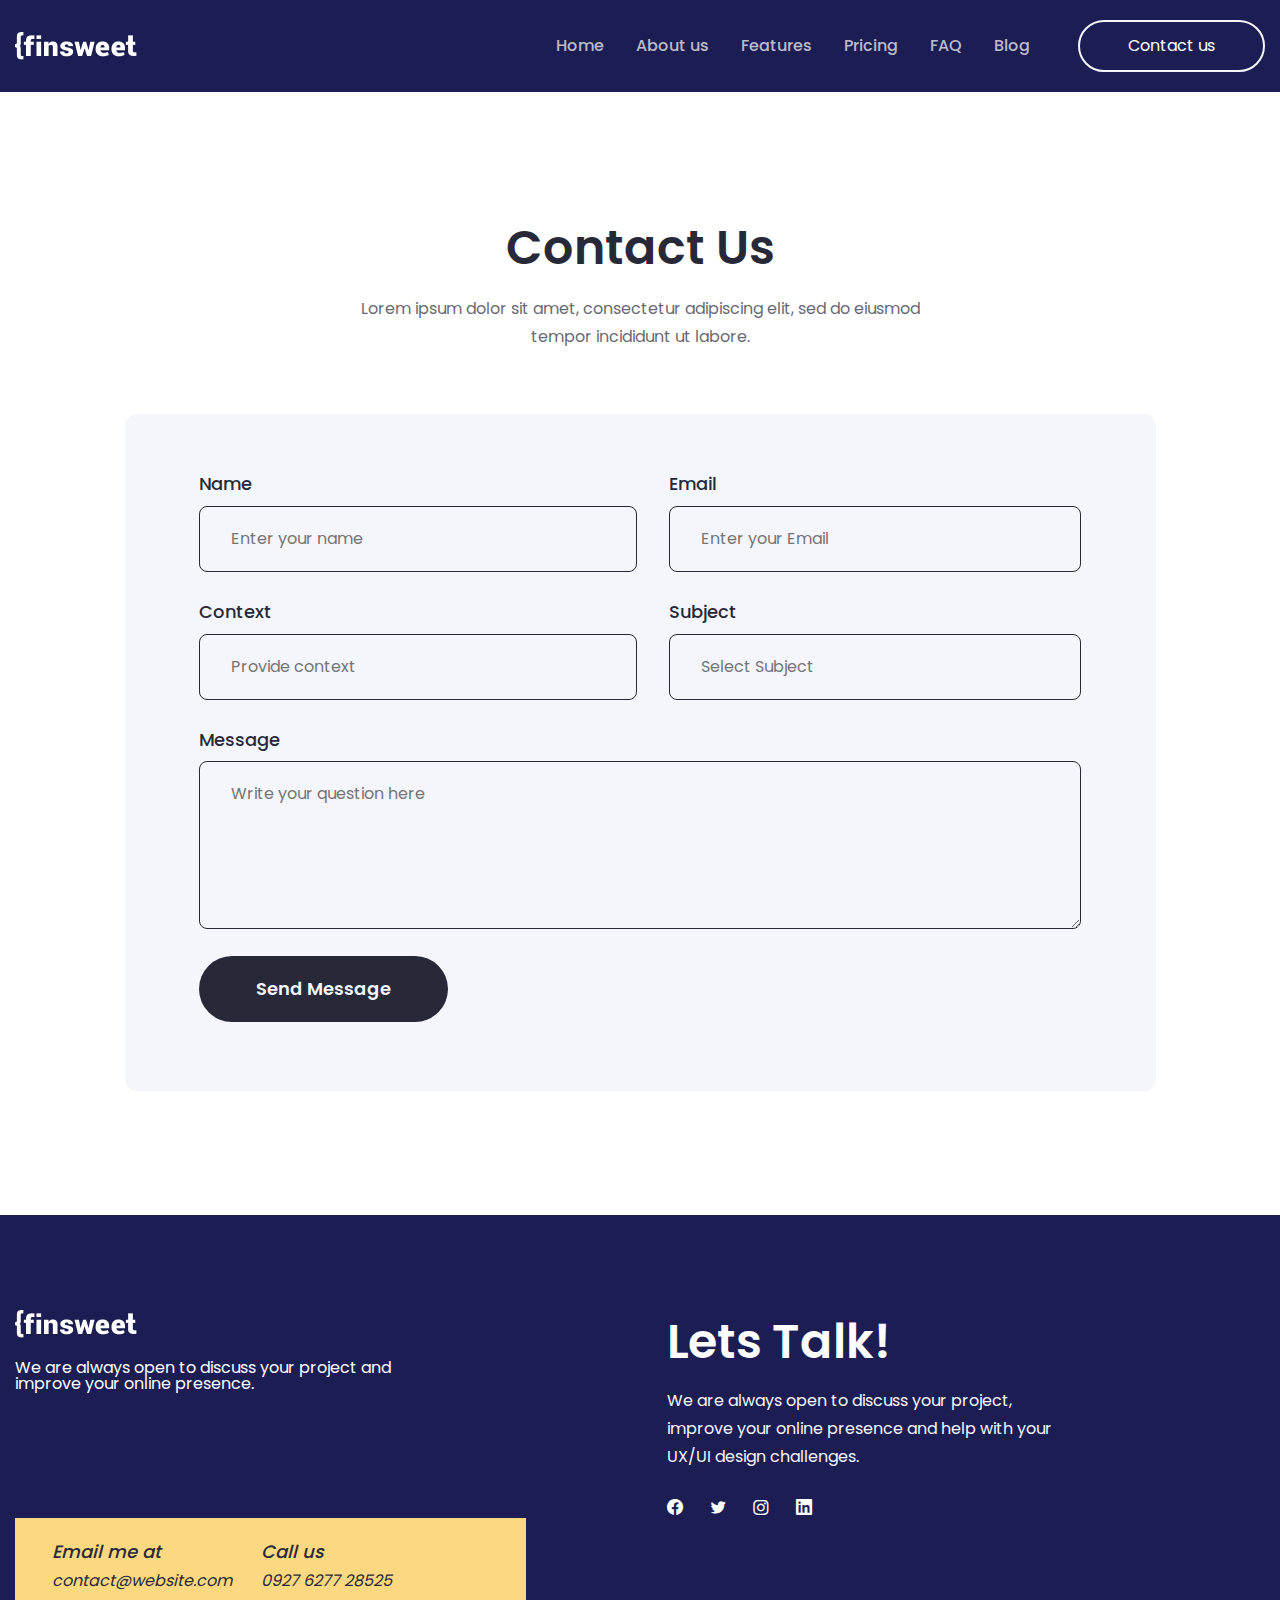
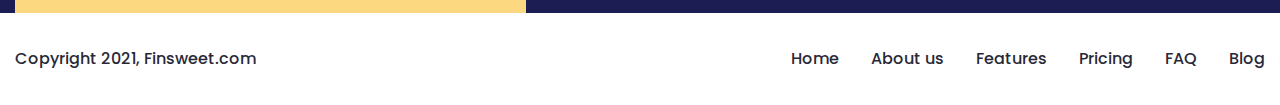
<file: contact.html>
<!doctype html>
<html lang="en">
	<head>
		<meta charset="UTF-8">
		<meta name="viewport" content="width=device-width, initial-scale=1.0">
		<link rel="shortcut icon" href="./assets/img/favicon.ico">
		<meta name="keywords" content="contact form, customer support, get in touch, inquiries, feedback, contact us, customer service, send message, email support">
		<meta name="description" content="Get in touch with us. Send your inquiries, feedback, or questions using our simple contact form. We are here to help!">
		<title>Contact Us</title>
		<script type="module" crossorigin="" src="./js/contact.min.js?v=1761675259873"></script>
		<link rel="modulepreload" crossorigin="" href="./js/app.min.js?v=1761675259873">
		<link rel="stylesheet" crossorigin="" href="./css/app.min.css?v=1761675259873">
		<link rel="stylesheet" crossorigin="" href="./css/contact.min.css?v=1761675259873">
		<link rel="stylesheet" crossorigin="" href="./css/button.min.css?v=1761675259873">
		<link rel="preload" as="style" href="./css/webfonts.min.css">
		<link rel="stylesheet" media="print" onload="this.onload=null;this.removeAttribute('media');" href="./css/webfonts.min.css">
	</head>
	<body>
		<div class="wrapper">
			<header data-fls-header="" class="header">
				<div class="header__container">
					<a href="./index.html" class="header__logo">
						<img src="[data-uri]" alt="Logo Image">
					</a>
					<div class="header__menu menu">
						<button type="button" data-fls-menu="" aria-label="menu" class="menu__icon icon-menu">
							<span></span>
						</button>
						<nav class="menu__body">
							<ul class="menu__list">
								<li class="menu__item">
									<a href="./index.html" class="menu__link">Home</a>
								</li>
								<li class="menu__item">
									<a href="./about.html" class="menu__link">About us</a>
								</li>
								<li class="menu__item">
									<a href="./features.html" class="menu__link">Features</a>
								</li>
								<li class="menu__item">
									<a href="./pricing.html" class="menu__link">Pricing</a>
								</li>
								<li class="menu__item">
									<a href="./faq.html" class="menu__link">FAQ</a>
								</li>
								<li class="menu__item">
									<a href="./blog.html" class="menu__link">Blog</a>
								</li>
							</ul>
							<a href="./contact.html" class="header__button">Contact us</a>
						</nav>
					</div>
					<!--
<fetch url="@components/layout/menu/menu.js?v=1761675259873on">
<each loop='item in response'>
</each>
</fetch>
-->
				</div>
			</header>
			<main class="page page--contact contact">
				<section class="contact__contact-us contact-form">
					<div class="contact-form__container">
						<div class="contact-form__head">
							<h1 class="contact-form__title">Contact Us</h1>
							<div class="contact-form__text">
								<p>
									Lorem ipsum dolor sit amet, consectetur adipiscing elit, sed do
            eiusmod tempor incididunt ut labore.
								</p>
							</div>
						</div>
						<div class="contact-form__body">
							<form class="contact-form__form form" data-fls-form="ajax" data-fls-form-gotoerr="">
								<div class="form__row">
									<label class="form__label" for="name">Name</label>
									<input class="form__input" type="text" id="name" name="name" required placeholder="Enter your name">
								</div>
								<div class="form__row">
									<label class="form__label" for="email">Email</label>
									<input class="form__input" type="email" id="email" name="email" required placeholder="Enter your Email">
								</div>
								<div class="form__row">
									<label class="form__label" for="context">Context</label>
									<input class="form__input" type="text" id="context" name="context" placeholder="Provide context">
								</div>
								<div class="form__row">
									<label class="form__label" for="subject">Subject</label>
									<input class="form__input" type="text" id="subject" name="subject" placeholder="Select Subject">
								</div>
								<div class="form__row">
									<label class="form__label" for="message">Message</label>
									<textarea class="form__textarea" id="message" name="message" required placeholder="Write your question here"></textarea>
								</div>
								<button data-fls-button="" type="button" class="form__button button button--black button--black-lt">Send Message</button>
							</form>
						</div>
					</div>
				</section>
			</main>
			<footer data-fls-footer="" class="footer">
				<div class="footer__top top-footer">
					<div class="top-footer__container">
						<div class="top-footer__content">
							<div class="top-footer__company">
								<a href="./index.html" class="top-footer__logo">
									<img src="[data-uri]" alt="Logo Footer">
								</a>
								<div class="top-footer__text">
									<p>We are always open to discuss your project and improve your online presence.</p>
								</div>
							</div>
							<div class="top-footer__social social-footer">
								<h3 class="social-footer__title">Lets Talk!</h3>
								<div class="social-footer__text">
									<p>
										We are always open to discuss your project, improve your online presence and help with your UX/UI design
              challenges.
									</p>
								</div>
								<div class="social-footer__links">
									<a class="social-footer__link --icon-fbWhite" href="https://www.facebook.com" aria-label="Facebook" target="_blank" rel="noopener noreferrer"></a>
									<a class="social-footer__link --icon-twWhite" href="https://x.com" aria-label="X (Twitter)" target="_blank" rel="noopener noreferrer"></a>
									<a class="social-footer__link --icon-instagramWhite" href="https://www.instagram.com/" aria-label="Instagram" target="_blank" rel="noopener noreferrer"></a>
									<a class="social-footer__link --icon-linkedInWhite" href="https://www.linkedin.com" aria-label="LinkedIn" target="_blank" rel="noopener noreferrer"></a>
								</div>
							</div>
						</div>
						<div class="top-footer__contact-us contact-us">
							<div class="contact-us__body">
								<address class="contact-us__email">
									<div class="contact-us__label">Email me at</div>
									<a href="mailto:contact@website.com" class="contact-us__mail">contact@website.com</a>
								</address>
								<address class="contact-us__email">
									<div class="contact-us__label">Call us</div>
									<a href="tel:0927627728525" class="contact-us__number">0927 6277 28525</a>
								</address>
							</div>
						</div>
					</div>
				</div>
				<div class="footer__bottom bottom-footer">
					<div class="bottom-footer__container">
						<div class="bottom-footer__copy">Copyright 2021, Finsweet.com</div>
						<nav class="bottom-footer__nav nav-footer">
							<ul class="nav-footer__list">
								<li class="nav-footer__item">
									<a href="./index.html" class="nav-footer__link">Home</a>
								</li>
								<li class="nav-footer__item">
									<a href="./about.html" class="nav-footer__link">About us</a>
								</li>
								<li class="nav-footer__item">
									<a href="./features.html" class="nav-footer__link">Features</a>
								</li>
								<li class="nav-footer__item">
									<a href="./pricing.html" class="nav-footer__link">Pricing</a>
								</li>
								<li class="nav-footer__item">
									<a href="./faq.html" class="nav-footer__link">FAQ</a>
								</li>
								<li class="nav-footer__item">
									<a href="./blog.html" class="nav-footer__link">Blog</a>
								</li>
							</ul>
						</nav>
					</div>
				</div>
			</footer>
		</div>
	</body>
</html>
</file>
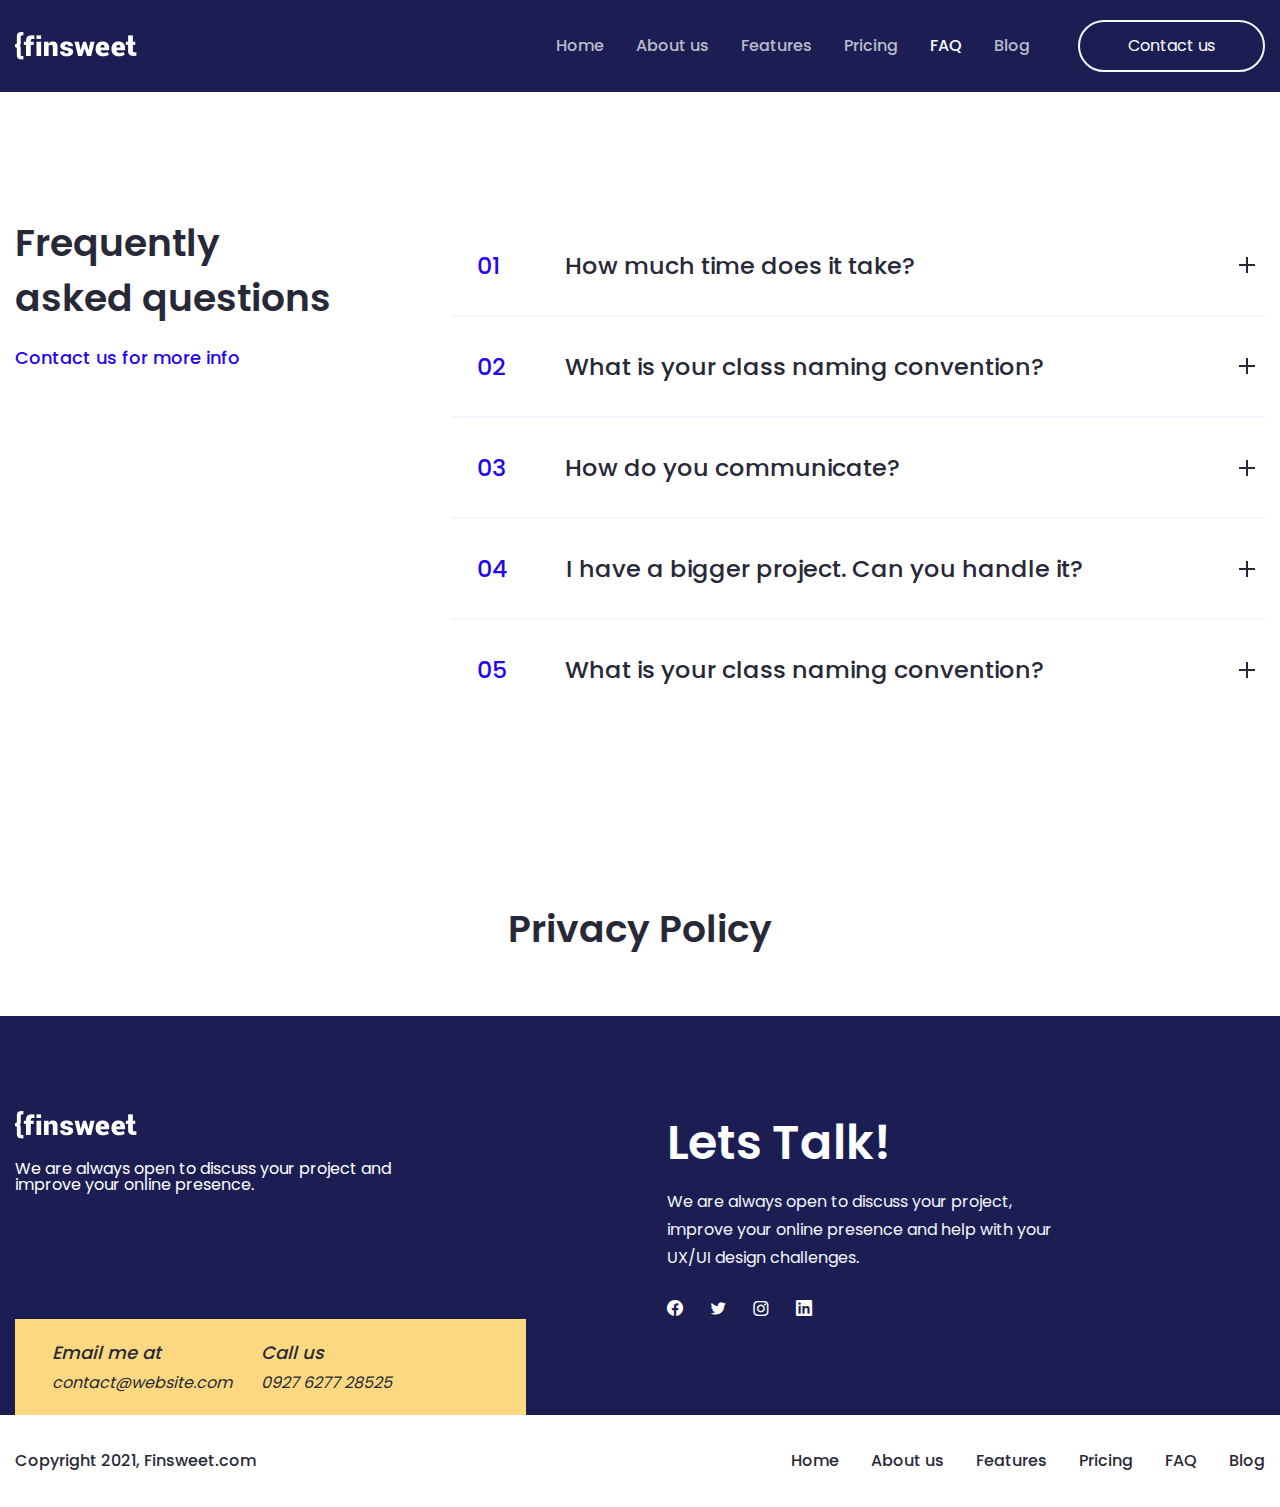
<file: faq.html>
<!doctype html>
<html lang="en">
	<head>
		<meta charset="UTF-8">
		<meta name="viewport" content="width=device-width, initial-scale=1.0">
		<link rel="shortcut icon" href="./assets/img/favicon.ico">
		<meta name="keywords" content="FAQ, frequently asked questions, privacy policy, support, help, customer service, website information, user guidance">
		<meta name="description" content="Find answers to frequently asked questions and learn more about our Privacy Policy. Clear and concise information to support your experience with our services.">
		<title>FAQ</title>
		<script type="module" crossorigin="" src="./js/app.min.js?v=1761675259873"></script>
		<script type="module" crossorigin="" src="./js/faq.min2.js?v=1761675259873"></script>
		<link rel="stylesheet" crossorigin="" href="./css/app.min.css?v=1761675259873">
		<link rel="stylesheet" crossorigin="" href="./css/faq.min2.css?v=1761675259873">
		<link rel="stylesheet" crossorigin="" href="./css/faq.min.css?v=1761675259873">
		<link rel="stylesheet" crossorigin="" href="./css/button.min.css?v=1761675259873">
		<link rel="preload" as="style" href="./css/webfonts.min.css">
		<link rel="stylesheet" media="print" onload="this.onload=null;this.removeAttribute('media');" href="./css/webfonts.min.css">
	</head>
	<body>
		<div class="wrapper">
			<header data-fls-header="" class="header">
				<div class="header__container">
					<a href="./index.html" class="header__logo">
						<img src="[data-uri]" alt="Logo Image">
					</a>
					<div class="header__menu menu">
						<button type="button" data-fls-menu="" aria-label="menu" class="menu__icon icon-menu">
							<span></span>
						</button>
						<nav class="menu__body">
							<ul class="menu__list">
								<li class="menu__item">
									<a href="./index.html" class="menu__link">Home</a>
								</li>
								<li class="menu__item">
									<a href="./about.html" class="menu__link">About us</a>
								</li>
								<li class="menu__item">
									<a href="./features.html" class="menu__link">Features</a>
								</li>
								<li class="menu__item">
									<a href="./pricing.html" class="menu__link">Pricing</a>
								</li>
								<li class="menu__item">
									<a href="./faq.html" class="menu__link menu__link--active">FAQ</a>
								</li>
								<li class="menu__item">
									<a href="./blog.html" class="menu__link">Blog</a>
								</li>
							</ul>
							<a href="./contact.html" class="header__button">Contact us</a>
						</nav>
					</div>
					<!--
<fetch url="@components/layout/menu/menu.js?v=1761675259873on">
<each loop='item in response'>
</each>
</fetch>
-->
				</div>
			</header>
			<main class="page page__f-a-q f-a-q">
				<section class="faq">
					<div class="faq__container">
						<div class="faq__content">
							<h3 class="faq__title">Frequently asked questions</h3>
							<a data-fls-button="" href="./contact.html" class="faq__link button--link-blue">Contact us for more info</a>
						</div>
						<div data-fls-spollers="" data-fls-spollers-one="" class="faq__accordeon accoredeon">
							<details class="accoredeon__item">
								<summary class="accoredeon__title">
									<span class="accoredeon__number">01</span>
									How much time does it take?
								</summary>
								<div class="accoredeon__body">
									<p>
										Lorem ipsum dolor sit amet, consectetur adipiscing elit, sed do
            eiusmod tempor incididunt ut labore et dolore magna aliqua.
									</p>
								</div>
							</details>
							<details class="accoredeon__item">
								<summary class="accoredeon__title">
									<span class="accoredeon__number">02</span>
									What is your class naming
          convention?
								</summary>
								<div class="accoredeon__body">
									<p>
										Lorem ipsum dolor sit amet, consectetur adipiscing elit, sed do
            eiusmod tempor incididunt ut labore et dolore magna aliqua.
									</p>
								</div>
							</details>
							<details class="accoredeon__item">
								<summary class="accoredeon__title">
									<span class="accoredeon__number">03</span>
									How do you communicate?
								</summary>
								<div class="accoredeon__body">
									<p>
										Lorem ipsum dolor sit amet, consectetur adipiscing elit, sed do
            eiusmod tempor incididunt ut labore et dolore magna aliqua.
									</p>
								</div>
							</details>
							<details class="accoredeon__item">
								<summary class="accoredeon__title">
									<span class="accoredeon__number">04</span>
									I have a bigger project. Can
          you handle it?
								</summary>
								<div class="accoredeon__body">
									<p>
										Lorem ipsum dolor sit amet, consectetur adipiscing elit, sed do
            eiusmod tempor incididunt ut labore et dolore magna aliqua.
									</p>
								</div>
							</details>
							<details class="accoredeon__item">
								<summary class="accoredeon__title">
									<span class="accoredeon__number">05</span>
									What is your class naming
          convention?
								</summary>
								<div class="accoredeon__body">
									<p>
										Lorem ipsum dolor sit amet, consectetur adipiscing elit, sed do
            eiusmod tempor incididunt ut labore et dolore magna aliqua.
									</p>
								</div>
							</details>
						</div>
					</div>
				</section>
				<section class="f-a-q__privacy-policy privacy-policy">
					<div class="privacy-policy__container">
						<a href="./privacy-policy.html" class="privacy-policy__link">Privacy Policy</a>
					</div>
				</section>
			</main>
			<footer data-fls-footer="" class="footer">
				<div class="footer__top top-footer">
					<div class="top-footer__container">
						<div class="top-footer__content">
							<div class="top-footer__company">
								<a href="./index.html" class="top-footer__logo">
									<img src="[data-uri]" alt="Logo Footer">
								</a>
								<div class="top-footer__text">
									<p>We are always open to discuss your project and improve your online presence.</p>
								</div>
							</div>
							<div class="top-footer__social social-footer">
								<h3 class="social-footer__title">Lets Talk!</h3>
								<div class="social-footer__text">
									<p>
										We are always open to discuss your project, improve your online presence and help with your UX/UI design
              challenges.
									</p>
								</div>
								<div class="social-footer__links">
									<a class="social-footer__link --icon-fbWhite" href="https://www.facebook.com" aria-label="Facebook" target="_blank" rel="noopener noreferrer"></a>
									<a class="social-footer__link --icon-twWhite" href="https://x.com" aria-label="X (Twitter)" target="_blank" rel="noopener noreferrer"></a>
									<a class="social-footer__link --icon-instagramWhite" href="https://www.instagram.com/" aria-label="Instagram" target="_blank" rel="noopener noreferrer"></a>
									<a class="social-footer__link --icon-linkedInWhite" href="https://www.linkedin.com" aria-label="LinkedIn" target="_blank" rel="noopener noreferrer"></a>
								</div>
							</div>
						</div>
						<div class="top-footer__contact-us contact-us">
							<div class="contact-us__body">
								<address class="contact-us__email">
									<div class="contact-us__label">Email me at</div>
									<a href="mailto:contact@website.com" class="contact-us__mail">contact@website.com</a>
								</address>
								<address class="contact-us__email">
									<div class="contact-us__label">Call us</div>
									<a href="tel:0927627728525" class="contact-us__number">0927 6277 28525</a>
								</address>
							</div>
						</div>
					</div>
				</div>
				<div class="footer__bottom bottom-footer">
					<div class="bottom-footer__container">
						<div class="bottom-footer__copy">Copyright 2021, Finsweet.com</div>
						<nav class="bottom-footer__nav nav-footer">
							<ul class="nav-footer__list">
								<li class="nav-footer__item">
									<a href="./index.html" class="nav-footer__link">Home</a>
								</li>
								<li class="nav-footer__item">
									<a href="./about.html" class="nav-footer__link">About us</a>
								</li>
								<li class="nav-footer__item">
									<a href="./features.html" class="nav-footer__link">Features</a>
								</li>
								<li class="nav-footer__item">
									<a href="./pricing.html" class="nav-footer__link">Pricing</a>
								</li>
								<li class="nav-footer__item">
									<a href="./faq.html" class="nav-footer__link">FAQ</a>
								</li>
								<li class="nav-footer__item">
									<a href="./blog.html" class="nav-footer__link">Blog</a>
								</li>
							</ul>
						</nav>
					</div>
				</div>
			</footer>
		</div>
	</body>
</html>
</file>
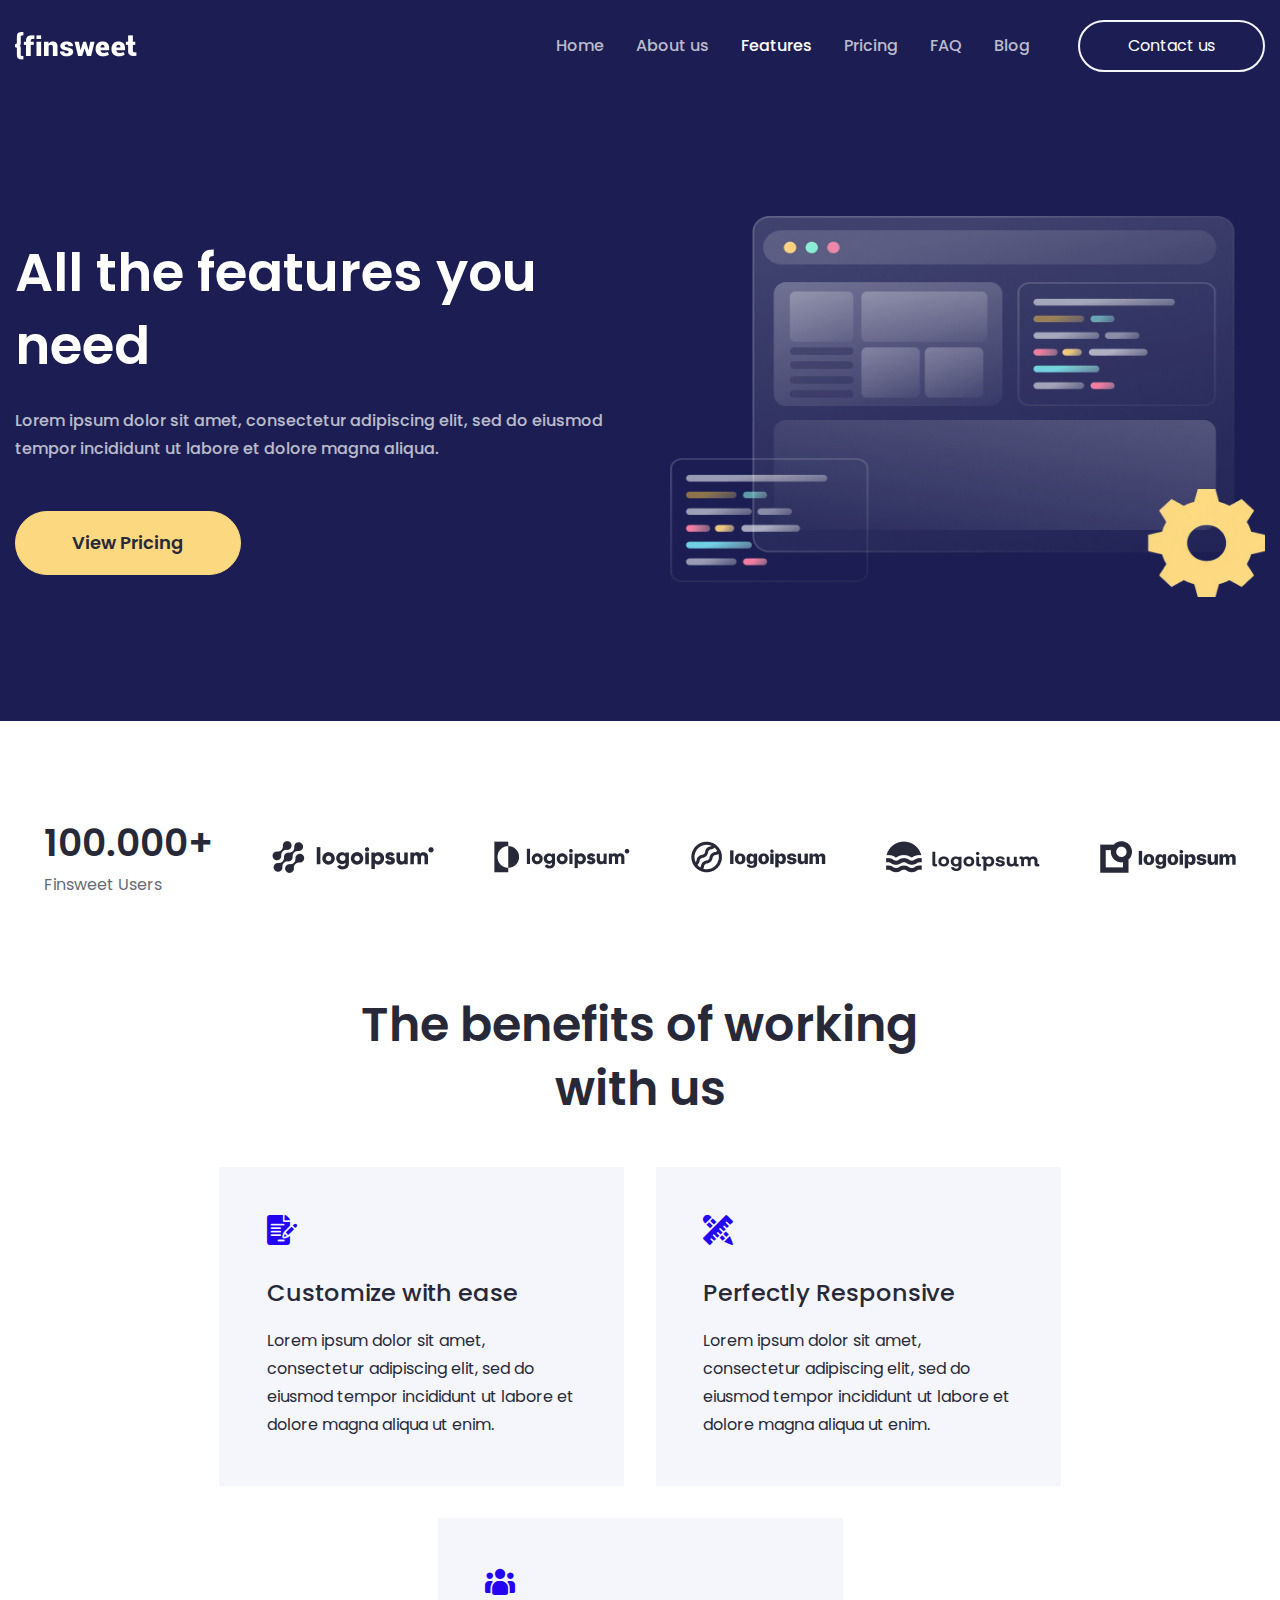
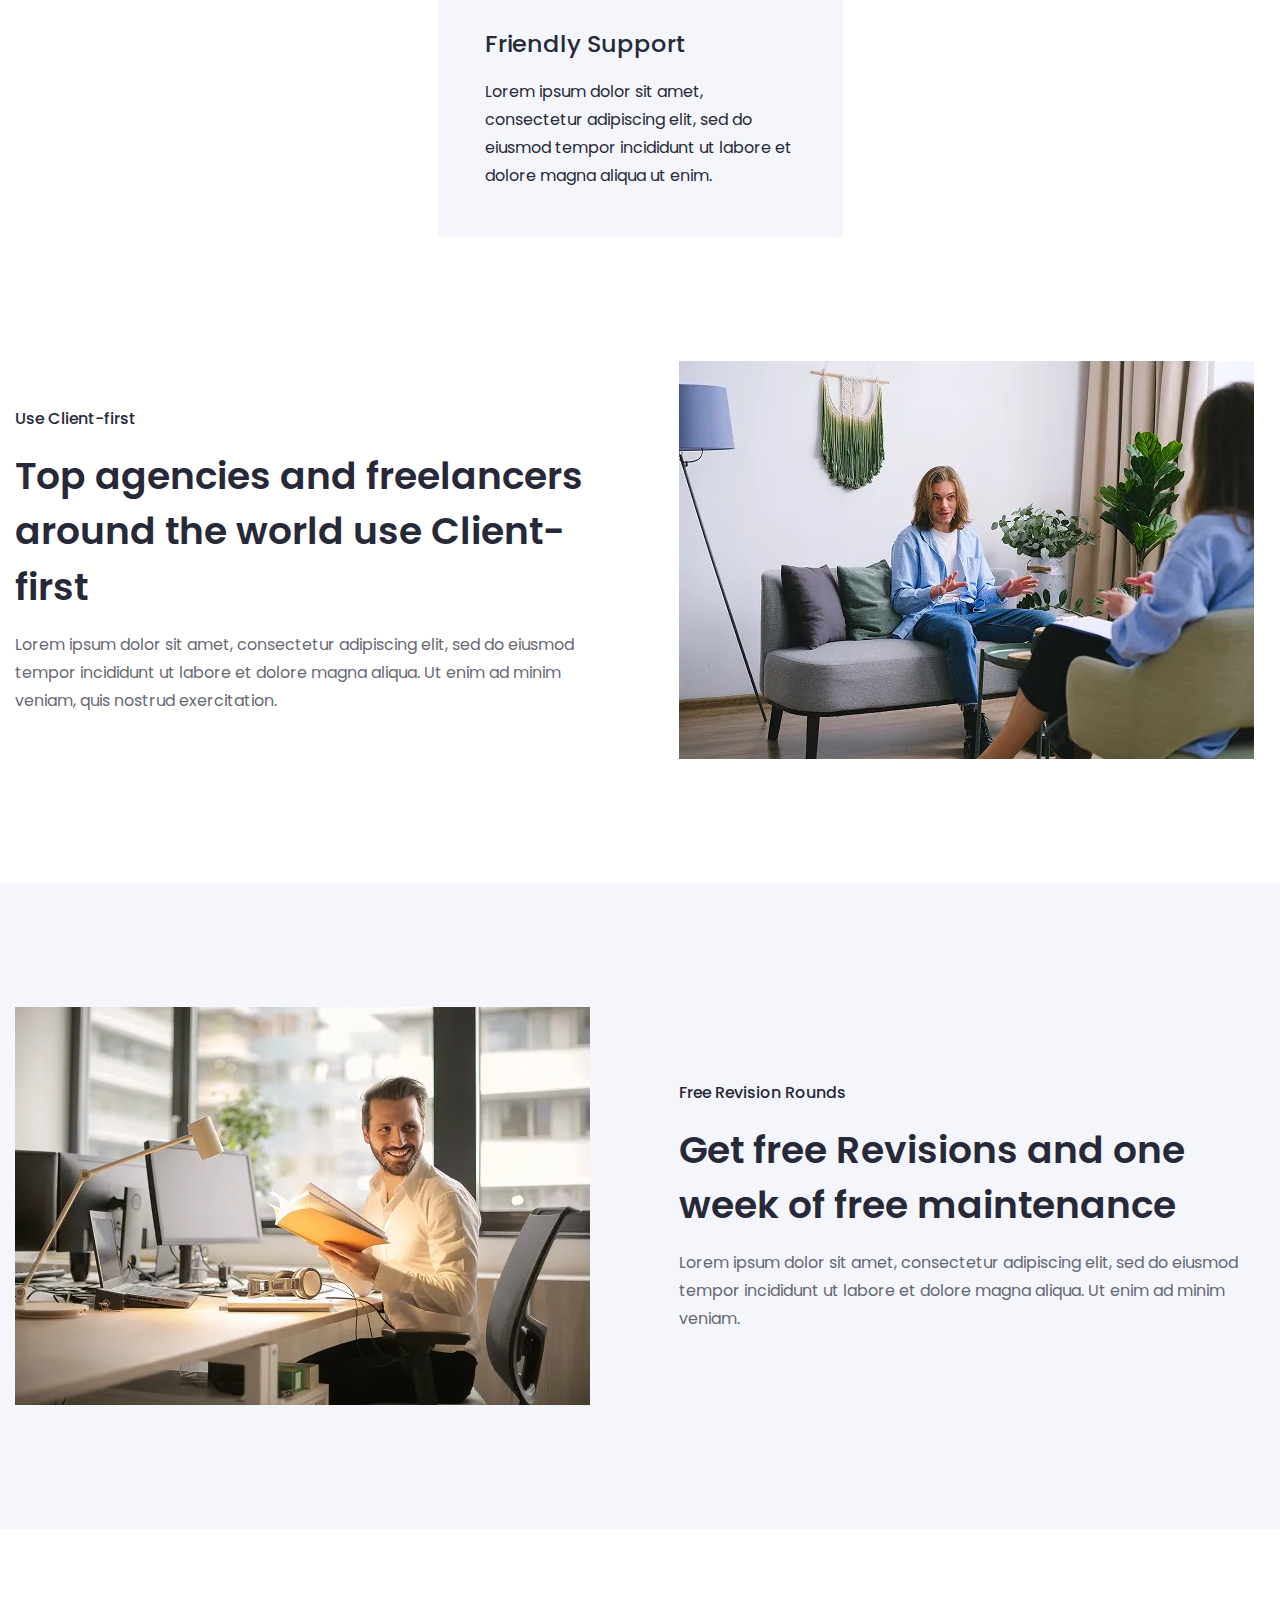
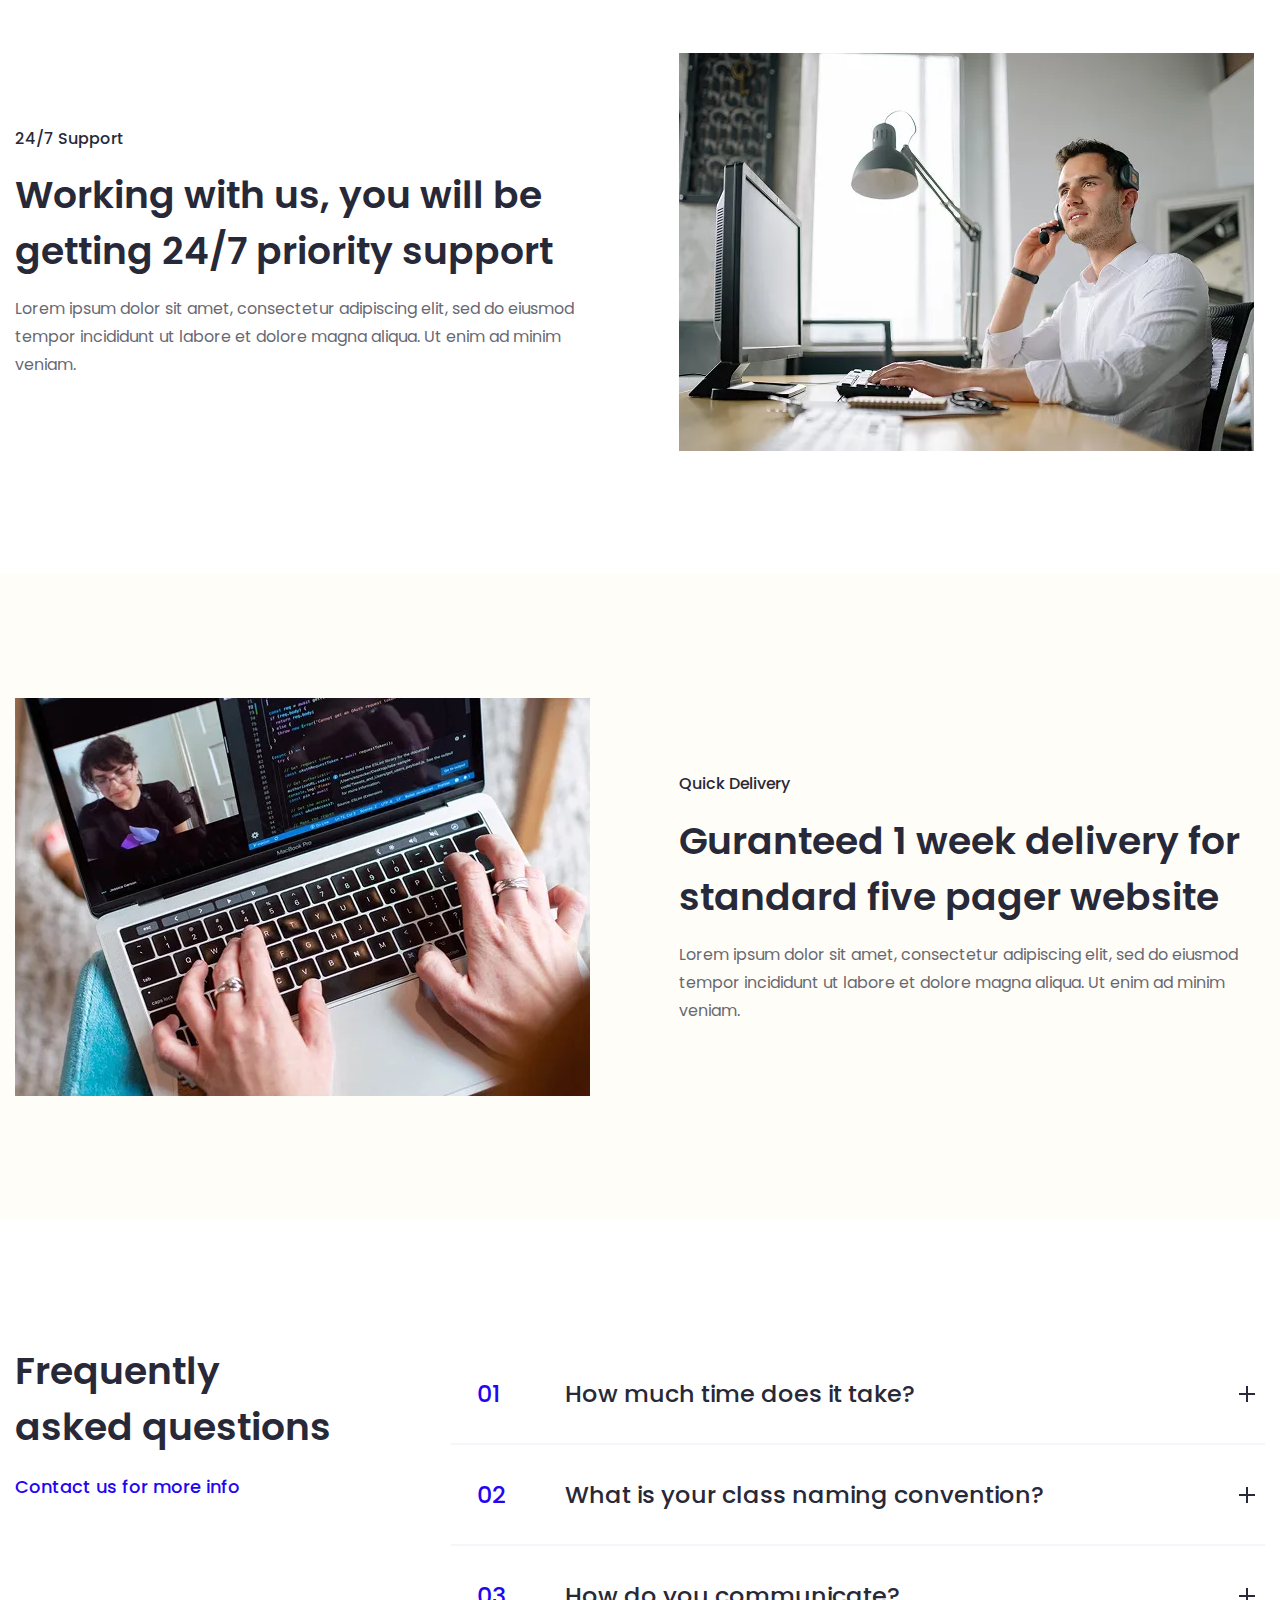
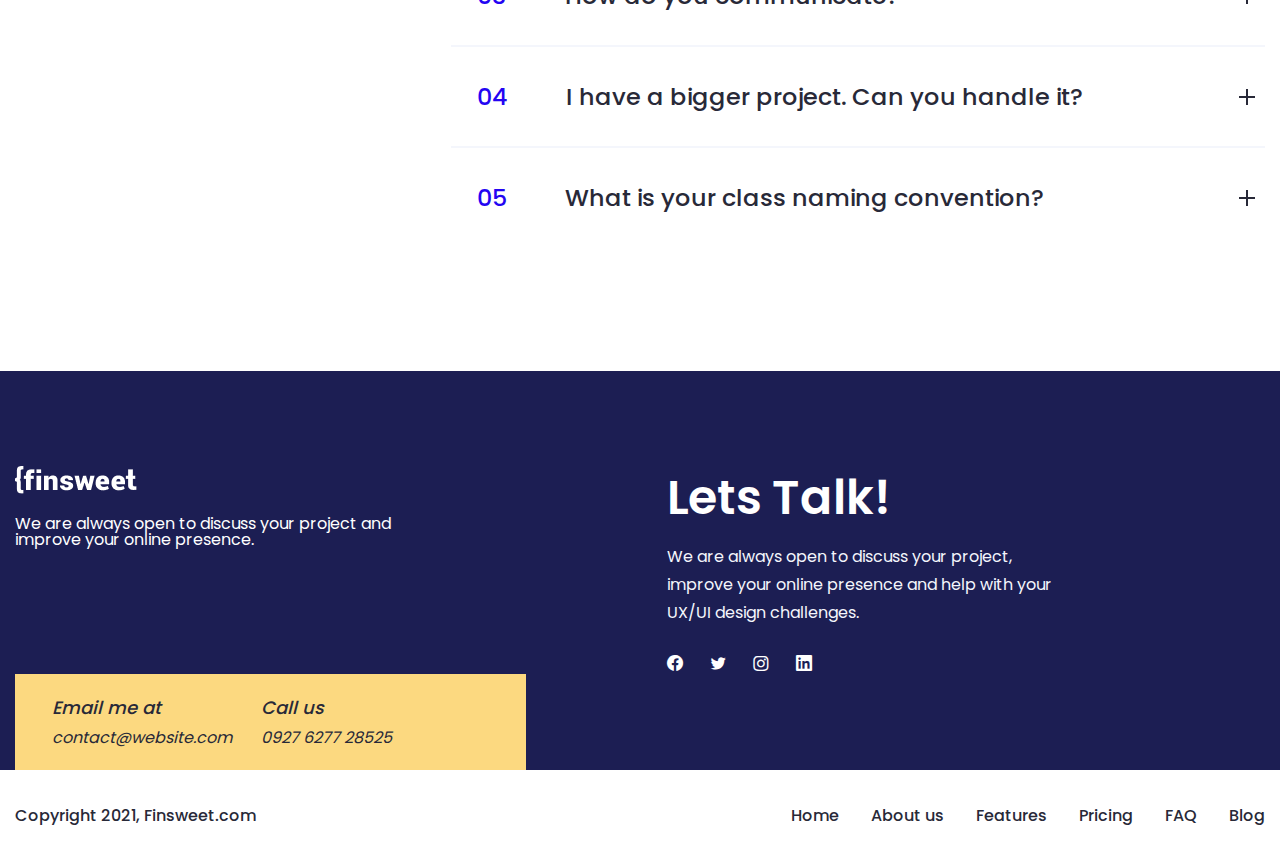
<file: features.html>
<!doctype html>
<html lang="en">
	<head>
		<meta charset="UTF-8">
		<meta name="viewport" content="width=device-width, initial-scale=1.0">
		<link rel="shortcut icon" href="./assets/img/favicon.ico">
		<meta name="keywords" content="design agency, features, customization, responsive design, 24/7 support, free revisions, quick delivery, digital solutions, product design, user experience, design team, website development, creative team">
		<meta name="description" content="Explore the powerful features and benefits of working with our design agency. From easy customization to 24/7 support, we provide everything you need for success.">
		<title>Features</title>
		<script type="module" crossorigin="" src="./js/app.min.js?v=1761675259873"></script>
		<script type="module" crossorigin="" src="./js/faq.min2.js?v=1761675259873"></script>
		<link rel="stylesheet" crossorigin="" href="./css/app.min.css?v=1761675259873">
		<link rel="stylesheet" crossorigin="" href="./css/faq.min2.css?v=1761675259873">
		<link rel="stylesheet" crossorigin="" href="./css/features.min.css?v=1761675259873">
		<link rel="stylesheet" crossorigin="" href="./css/button.min.css?v=1761675259873">
		<link rel="preload" as="style" href="./css/webfonts.min.css">
		<link rel="stylesheet" media="print" onload="this.onload=null;this.removeAttribute('media');" href="./css/webfonts.min.css">
	</head>
	<body>
		<div class="wrapper">
			<header data-fls-header="" class="header">
				<div class="header__container">
					<a href="./index.html" class="header__logo">
						<img src="[data-uri]" alt="Logo Image">
					</a>
					<div class="header__menu menu">
						<button type="button" data-fls-menu="" aria-label="menu" class="menu__icon icon-menu">
							<span></span>
						</button>
						<nav class="menu__body">
							<ul class="menu__list">
								<li class="menu__item">
									<a href="./index.html" class="menu__link">Home</a>
								</li>
								<li class="menu__item">
									<a href="./about.html" class="menu__link">About us</a>
								</li>
								<li class="menu__item">
									<a href="./features.html" class="menu__link menu__link--active">Features</a>
								</li>
								<li class="menu__item">
									<a href="./pricing.html" class="menu__link">Pricing</a>
								</li>
								<li class="menu__item">
									<a href="./faq.html" class="menu__link">FAQ</a>
								</li>
								<li class="menu__item">
									<a href="./blog.html" class="menu__link">Blog</a>
								</li>
							</ul>
							<a href="./contact.html" class="header__button">Contact us</a>
						</nav>
					</div>
					<!--
<fetch url="@components/layout/menu/menu.js?v=1761675259873on">
<each loop='item in response'>
</each>
</fetch>
-->
				</div>
			</header>
			<main class="page page--features features">
				<section class="features__hero hero-features">
					<div class="hero-features__container">
						<div class="hero-features__content content-hero">
							<h1 class="content-hero__title">All the features you need</h1>
							<div class="content-hero__text">
								<p>
									Lorem ipsum dolor sit amet, consectetur adipiscing elit, sed do
            eiusmod tempor incididunt ut labore et dolore magna aliqua.
								</p>
							</div>
							<div class="content-hero__actions">
								<a data-fls-button="" href="./pricing.html" class="content-hero__button button button--yellow">View Pricing</a>
							</div>
						</div>
						<div class="hero-features__image">
							<picture>
								<source media="(max-width: 500px)" srcset="./assets/img/heroSection/02-500.webp" type="image/webp">
								<source media="(max-width: 1000px)" srcset="./assets/img/heroSection/02-1000.webp" type="image/webp">
								<img alt="hero-features image" src="./assets/img/heroSection/02.webp">
							</picture>
						</div>
					</div>
				</section>
				<section class="features__benefits benefits">
					<div class="benefits__container">
						<div class="benefits__logo-section logo-section logo-section--mb">
							<div class="logo-section__quantity">
								<div class="logo-section__number">100.000+</div>
								<div class="logo-section__text">Finsweet Users</div>
							</div>
							<a href="#!" class="logo-section__link">
								<img src="[data-uri]" alt="1">
							</a>
							<a href="#!" class="logo-section__link">
								<img src="[data-uri]" alt="2">
							</a>
							<a href="#!" class="logo-section__link">
								<img src="[data-uri]" alt="3">
							</a>
							<a href="#!" class="logo-section__link">
								<img src="[data-uri]" alt="4">
							</a>
							<a href="#!" class="logo-section__link">
								<img src="[data-uri]" alt="5">
							</a>
						</div>
						<div class="benefits__head">
							<h2 class="benefits__title">The benefits of working with us</h2>
						</div>
						<div class="benefits__body">
							<div class="benefits__card card-benefits">
								<div class="card-benefits__icon --icon-iconHands"></div>
								<h3 class="card-benefits__title">Customize with ease</h3>
								<div class="card-benefits__text">
									<p>
										Lorem ipsum dolor sit amet, consectetur adipiscing elit, sed do
              eiusmod tempor incididunt ut labore et dolore magna aliqua ut
              enim.
									</p>
								</div>
							</div>
							<div class="benefits__card card-benefits">
								<div class="card-benefits__icon --icon-iconTemplate"></div>
								<h3 class="card-benefits__title">Perfectly Responsive</h3>
								<div class="card-benefits__text">
									<p>
										Lorem ipsum dolor sit amet, consectetur adipiscing elit, sed do
              eiusmod tempor incididunt ut labore et dolore magna aliqua ut
              enim.
									</p>
								</div>
							</div>
							<div class="benefits__card card-benefits">
								<div class="card-benefits__icon --icon-iconUsers"></div>
								<h3 class="card-benefits__title">Friendly Support</h3>
								<div class="card-benefits__text">
									<p>
										Lorem ipsum dolor sit amet, consectetur adipiscing elit, sed do
              eiusmod tempor incididunt ut labore et dolore magna aliqua ut
              enim.
									</p>
								</div>
							</div>
						</div>
					</div>
				</section>
				<section class="features__mission mission">
					<div class="mission__first-block content-block">
						<div class="content-block__container">
							<div class="content-block__content content-card">
								<div class="content-card__eyebrow">Use Client-first</div>
								<h2 class="content-card__title">Top agencies and freelancers around the world use Client-first</h2>
								<div class="content-card__text">
									<p>
										Lorem ipsum dolor sit amet, consectetur adipiscing elit, sed do
              eiusmod tempor incididunt ut labore et dolore magna aliqua. Ut
              enim ad minim veniam, quis nostrud exercitation.
									</p>
								</div>
							</div>
							<div class="content-block__image">
								<picture>
									<source media="(max-width: 500px)" srcset="./assets/img/aboutCompanyFeaturesPage/man-explaining-problems-to-faceless-psychologist-500.webp" type="image/webp">
									<source media="(max-width: 1000px)" srcset="./assets/img/aboutCompanyFeaturesPage/man-explaining-problems-to-faceless-psychologist-1000.webp" type="image/webp">
									<img alt="Man explaining problems to faceless psychologist" src="./assets/img/aboutCompanyFeaturesPage/man-explaining-problems-to-faceless-psychologist.webp">
								</picture>
							</div>
						</div>
					</div>
					<div class="mission__second-block content-block">
						<div class="content-block__container content-block__container--reverse">
							<div class="content-block__content content-card">
								<div class="content-card__eyebrow">Free Revision Rounds</div>
								<h2 class="content-card__title">Get free Revisions and one week of free maintenance</h2>
								<div class="content-card__text">
									<p>
										Lorem ipsum dolor sit amet, consectetur adipiscing elit, sed do
              eiusmod tempor incididunt ut labore et dolore magna aliqua. Ut
              enim ad minim veniam.
									</p>
								</div>
							</div>
							<div class="content-block__image">
								<picture>
									<source media="(max-width: 500px)" srcset="./assets/img/aboutCompanyFeaturesPage/man-holding-a-book-500.webp" type="image/webp">
									<source media="(max-width: 1000px)" srcset="./assets/img/aboutCompanyFeaturesPage/man-holding-a-book-1000.webp" type="image/webp">
									<img alt="Man holding a book" src="./assets/img/aboutCompanyFeaturesPage/man-holding-a-book.webp">
								</picture>
							</div>
						</div>
					</div>
					<div class="mission__third-block content-block">
						<div class="content-block__container">
							<div class="content-block__content content-card">
								<div class="content-card__eyebrow">24/7 Support</div>
								<h2 class="content-card__title">Working with us, you will be getting 24/7 priority support</h2>
								<div class="content-card__text">
									<p>
										Lorem ipsum dolor sit amet, consectetur adipiscing elit, sed do
              eiusmod tempor incididunt ut labore et dolore magna aliqua. Ut
              enim ad minim veniam.
									</p>
								</div>
							</div>
							<div class="content-block__image">
								<picture>
									<source media="(max-width: 500px)" srcset="./assets/img/aboutCompanyFeaturesPage/a-man-working-in-a-call-center-500.webp" type="image/webp">
									<source media="(max-width: 1000px)" srcset="./assets/img/aboutCompanyFeaturesPage/a-man-working-in-a-call-center-1000.webp" type="image/webp">
									<img alt="A man working in a call center" src="./assets/img/aboutCompanyFeaturesPage/a-man-working-in-a-call-center.webp">
								</picture>
							</div>
						</div>
					</div>
					<div class="mission__fourth-block content-block">
						<div class="content-block__container content-block__container--reverse">
							<div class="content-block__content content-card">
								<div class="content-card__eyebrow">Quick Delivery</div>
								<h2 class="content-card__title">Guranteed 1 week delivery for standard five pager website</h2>
								<div class="content-card__text">
									<p>
										Lorem ipsum dolor sit amet, consectetur adipiscing elit, sed do
              eiusmod tempor incididunt ut labore et dolore magna aliqua. Ut
              enim ad minim veniam.
									</p>
								</div>
							</div>
							<div class="content-block__image">
								<picture>
									<source media="(max-width: 500px)" srcset="./assets/img/aboutCompanyFeaturesPage/person-using-macbook-pro-500.webp" type="image/webp">
									<source media="(max-width: 1000px)" srcset="./assets/img/aboutCompanyFeaturesPage/person-using-macbook-pro-1000.webp" type="image/webp">
									<img alt="Person using macbook pro" src="./assets/img/aboutCompanyFeaturesPage/person-using-macbook-pro.webp">
								</picture>
							</div>
						</div>
					</div>
				</section>
				<section class="faq">
					<div class="faq__container">
						<div class="faq__content">
							<h3 class="faq__title">Frequently asked questions</h3>
							<a data-fls-button="" href="./contact.html" class="faq__link button--link-blue">Contact us for more info</a>
						</div>
						<div data-fls-spollers="" data-fls-spollers-one="" class="faq__accordeon accoredeon">
							<details class="accoredeon__item">
								<summary class="accoredeon__title">
									<span class="accoredeon__number">01</span>
									How much time does it take?
								</summary>
								<div class="accoredeon__body">
									<p>
										Lorem ipsum dolor sit amet, consectetur adipiscing elit, sed do
            eiusmod tempor incididunt ut labore et dolore magna aliqua.
									</p>
								</div>
							</details>
							<details class="accoredeon__item">
								<summary class="accoredeon__title">
									<span class="accoredeon__number">02</span>
									What is your class naming
          convention?
								</summary>
								<div class="accoredeon__body">
									<p>
										Lorem ipsum dolor sit amet, consectetur adipiscing elit, sed do
            eiusmod tempor incididunt ut labore et dolore magna aliqua.
									</p>
								</div>
							</details>
							<details class="accoredeon__item">
								<summary class="accoredeon__title">
									<span class="accoredeon__number">03</span>
									How do you communicate?
								</summary>
								<div class="accoredeon__body">
									<p>
										Lorem ipsum dolor sit amet, consectetur adipiscing elit, sed do
            eiusmod tempor incididunt ut labore et dolore magna aliqua.
									</p>
								</div>
							</details>
							<details class="accoredeon__item">
								<summary class="accoredeon__title">
									<span class="accoredeon__number">04</span>
									I have a bigger project. Can
          you handle it?
								</summary>
								<div class="accoredeon__body">
									<p>
										Lorem ipsum dolor sit amet, consectetur adipiscing elit, sed do
            eiusmod tempor incididunt ut labore et dolore magna aliqua.
									</p>
								</div>
							</details>
							<details class="accoredeon__item">
								<summary class="accoredeon__title">
									<span class="accoredeon__number">05</span>
									What is your class naming
          convention?
								</summary>
								<div class="accoredeon__body">
									<p>
										Lorem ipsum dolor sit amet, consectetur adipiscing elit, sed do
            eiusmod tempor incididunt ut labore et dolore magna aliqua.
									</p>
								</div>
							</details>
						</div>
					</div>
				</section>
			</main>
			<footer data-fls-footer="" class="footer">
				<div class="footer__top top-footer">
					<div class="top-footer__container">
						<div class="top-footer__content">
							<div class="top-footer__company">
								<a href="./index.html" class="top-footer__logo">
									<img src="[data-uri]" alt="Logo Footer">
								</a>
								<div class="top-footer__text">
									<p>We are always open to discuss your project and improve your online presence.</p>
								</div>
							</div>
							<div class="top-footer__social social-footer">
								<h3 class="social-footer__title">Lets Talk!</h3>
								<div class="social-footer__text">
									<p>
										We are always open to discuss your project, improve your online presence and help with your UX/UI design
              challenges.
									</p>
								</div>
								<div class="social-footer__links">
									<a class="social-footer__link --icon-fbWhite" href="https://www.facebook.com" aria-label="Facebook" target="_blank" rel="noopener noreferrer"></a>
									<a class="social-footer__link --icon-twWhite" href="https://x.com" aria-label="X (Twitter)" target="_blank" rel="noopener noreferrer"></a>
									<a class="social-footer__link --icon-instagramWhite" href="https://www.instagram.com/" aria-label="Instagram" target="_blank" rel="noopener noreferrer"></a>
									<a class="social-footer__link --icon-linkedInWhite" href="https://www.linkedin.com" aria-label="LinkedIn" target="_blank" rel="noopener noreferrer"></a>
								</div>
							</div>
						</div>
						<div class="top-footer__contact-us contact-us">
							<div class="contact-us__body">
								<address class="contact-us__email">
									<div class="contact-us__label">Email me at</div>
									<a href="mailto:contact@website.com" class="contact-us__mail">contact@website.com</a>
								</address>
								<address class="contact-us__email">
									<div class="contact-us__label">Call us</div>
									<a href="tel:0927627728525" class="contact-us__number">0927 6277 28525</a>
								</address>
							</div>
						</div>
					</div>
				</div>
				<div class="footer__bottom bottom-footer">
					<div class="bottom-footer__container">
						<div class="bottom-footer__copy">Copyright 2021, Finsweet.com</div>
						<nav class="bottom-footer__nav nav-footer">
							<ul class="nav-footer__list">
								<li class="nav-footer__item">
									<a href="./index.html" class="nav-footer__link">Home</a>
								</li>
								<li class="nav-footer__item">
									<a href="./about.html" class="nav-footer__link">About us</a>
								</li>
								<li class="nav-footer__item">
									<a href="./features.html" class="nav-footer__link">Features</a>
								</li>
								<li class="nav-footer__item">
									<a href="./pricing.html" class="nav-footer__link">Pricing</a>
								</li>
								<li class="nav-footer__item">
									<a href="./faq.html" class="nav-footer__link">FAQ</a>
								</li>
								<li class="nav-footer__item">
									<a href="./blog.html" class="nav-footer__link">Blog</a>
								</li>
							</ul>
						</nav>
					</div>
				</div>
			</footer>
		</div>
	</body>
</html>
</file>
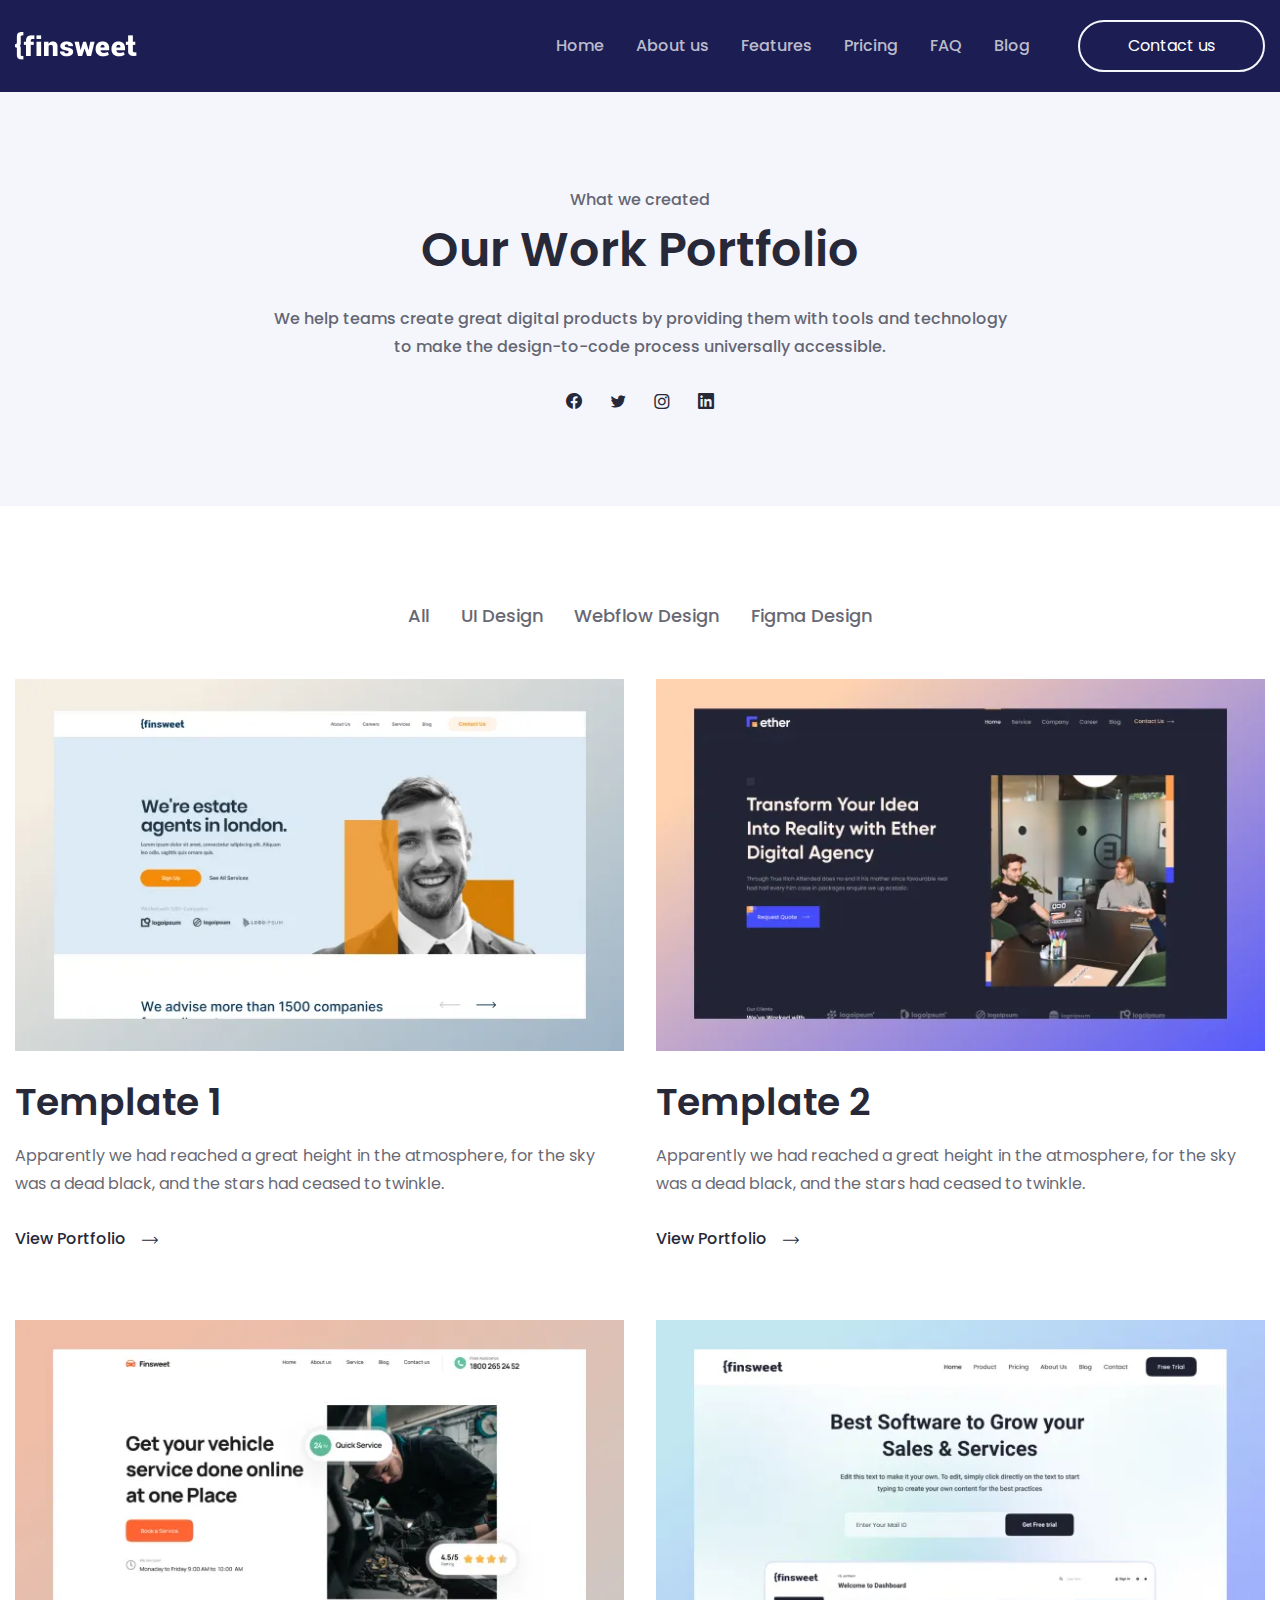
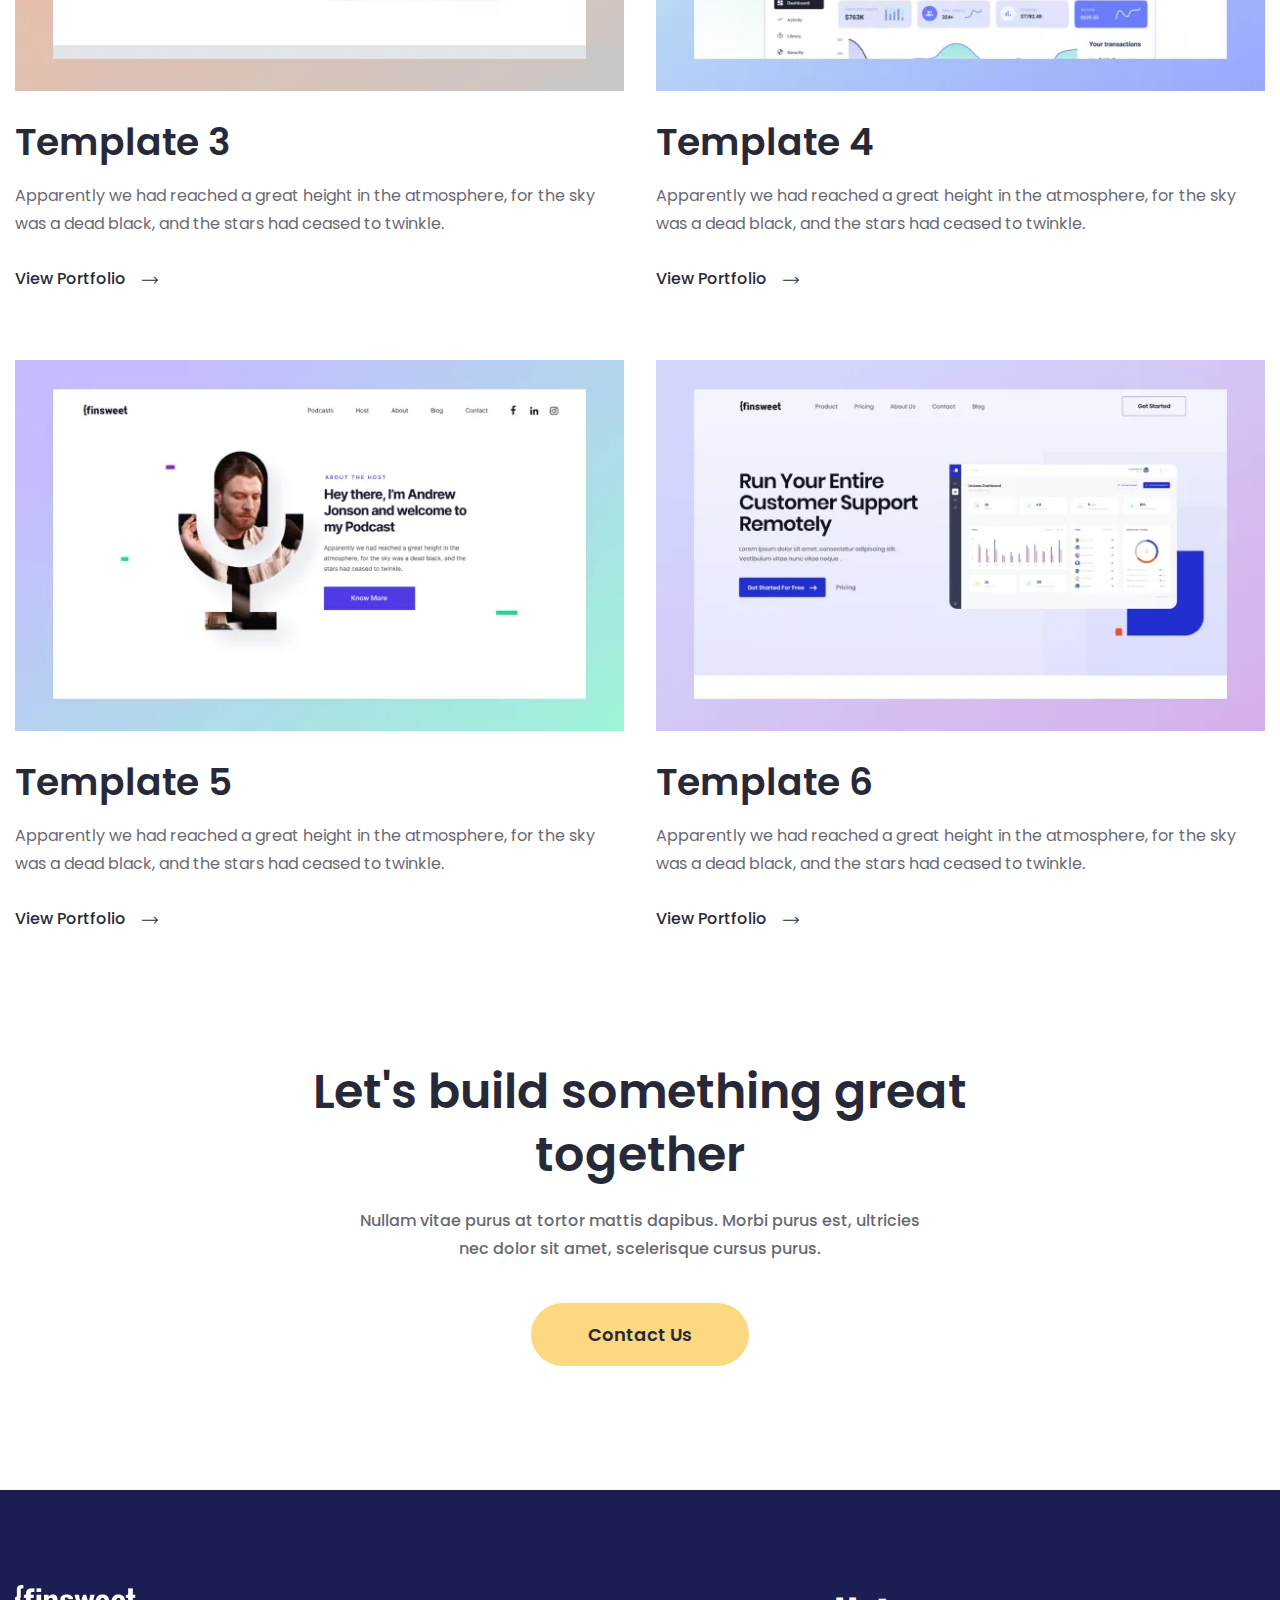
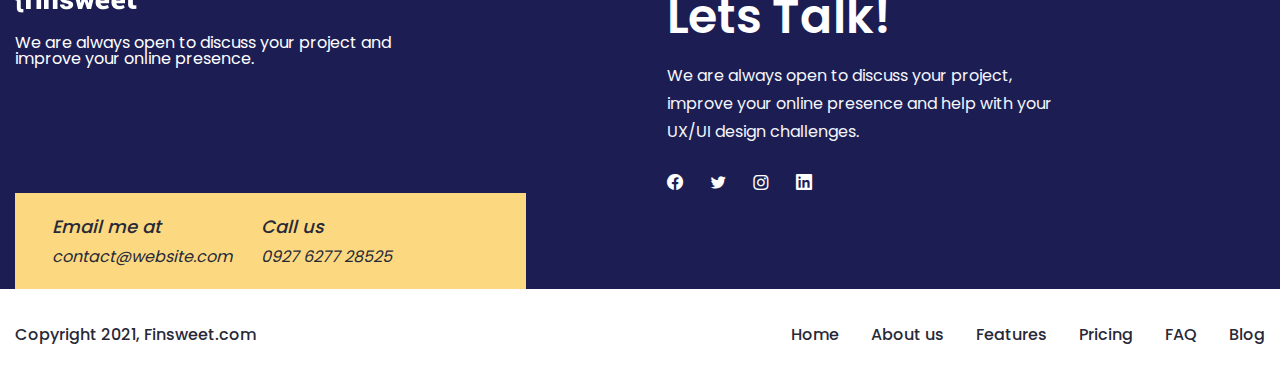
<file: portfolio.html>
<!doctype html>
<html lang="en">
	<head>
		<meta charset="UTF-8">
		<meta name="viewport" content="width=device-width, initial-scale=1.0">
		<link rel="shortcut icon" href="./assets/img/favicon.ico">
		<meta name="keywords" content="portfolio, digital products, design portfolio, UI design, Webflow design, Figma design, creative agency, case studies, team projects">
		<meta name="description" content="Explore our work portfolio showcasing digital products and design solutions created for various teams. View our diverse projects and discover how we bring ideas to life.">
		<title>Portfolio</title>
		<script type="module" crossorigin="" src="./js/app.min.js?v=1761675259873"></script>
		<link rel="stylesheet" crossorigin="" href="./css/app.min.css?v=1761675259873">
		<link rel="stylesheet" crossorigin="" href="./css/portfolio.min.css?v=1761675259873">
		<link rel="stylesheet" crossorigin="" href="./css/button.min.css?v=1761675259873">
		<link rel="stylesheet" crossorigin="" href="./css/cta.min.css?v=1761675259873">
		<link rel="preload" as="style" href="./css/webfonts.min.css">
		<link rel="stylesheet" media="print" onload="this.onload=null;this.removeAttribute('media');" href="./css/webfonts.min.css">
	</head>
	<body>
		<div class="wrapper">
			<header data-fls-header="" class="header">
				<div class="header__container">
					<a href="./index.html" class="header__logo">
						<img src="[data-uri]" alt="Logo Image">
					</a>
					<div class="header__menu menu">
						<button type="button" data-fls-menu="" aria-label="menu" class="menu__icon icon-menu">
							<span></span>
						</button>
						<nav class="menu__body">
							<ul class="menu__list">
								<li class="menu__item">
									<a href="./index.html" class="menu__link">Home</a>
								</li>
								<li class="menu__item">
									<a href="./about.html" class="menu__link">About us</a>
								</li>
								<li class="menu__item">
									<a href="./features.html" class="menu__link">Features</a>
								</li>
								<li class="menu__item">
									<a href="./pricing.html" class="menu__link">Pricing</a>
								</li>
								<li class="menu__item">
									<a href="./faq.html" class="menu__link">FAQ</a>
								</li>
								<li class="menu__item">
									<a href="./blog.html" class="menu__link">Blog</a>
								</li>
							</ul>
							<a href="./contact.html" class="header__button">Contact us</a>
						</nav>
					</div>
					<!--
<fetch url="@components/layout/menu/menu.js?v=1761675259873on">
<each loop='item in response'>
</each>
</fetch>
-->
				</div>
			</header>
			<main class="page page--portfolio portfolio">
				<section class="portfolio__work work">
					<div class="work__container">
						<div class="work__label">What we created</div>
						<h1 class="work__title">Our Work Portfolio</h1>
						<div class="work__text">
							<p>
								We help teams create great digital products by providing them with
          tools and technology to make the design-to-code process universally
          accessible.
							</p>
						</div>
						<div class="work__social">
							<a href="https://www.facebook.com" class="work__link --icon-fbWhite" aria-label="Facebook" target="_blank" rel="noopener noreferrer"></a>
							<a href="https://x.com" class="work__link --icon-twWhite" aria-label="X (Twitter)" target="_blank" rel="noopener noreferrer"></a>
							<a href="https://www.instagram.com/" class="work__link --icon-instagramWhite" aria-label="Instagram" target="_blank" rel="noopener noreferrer"></a>
							<a href="https://www.linkedin.com" class="work__link --icon-linkedInWhite" aria-label="LinkedIn" target="_blank" rel="noopener noreferrer"></a>
						</div>
					</div>
				</section>
				<section class="portfolio__projects projects">
					<div class="projects__container">
						<div class="projects__categories">
							<a href="#!" class="projects__category">All</a>
							<a href="#!" class="projects__category">UI Design</a>
							<a href="#!" class="projects__category">Webflow Design</a>
							<a href="#!" class="projects__category">Figma Design</a>
						</div>
						<div class="projects__body">
							<article class="projects__item item-project">
								<div class="item-project__image">
									<picture>
										<source media="(max-width: 500px)" srcset="./assets/img/workPage/01-500.webp" type="image/webp">
										<source media="(max-width: 1000px)" srcset="./assets/img/workPage/01-1000.webp" type="image/webp">
										<img alt="UI design project showcasing clean user interface" src="./assets/img/workPage/01.webp">
									</picture>
								</div>
								<h2 class="item-project__title">Template 1</h2>
								<div class="item-project__text">
									<p>
										Apparently we had reached a great height in the atmosphere, for
              the sky was a dead black, and the stars had ceased to twinkle.
									</p>
								</div>
								<a href="./read-case.html" class="item-project__link button--link-black">
									View Portfolio
									<span class="--icon-arrowWhite"></span>
								</a>
							</article>
							<article class="projects__item item-project">
								<div class="item-project__image">
									<picture>
										<source media="(max-width: 500px)" srcset="./assets/img/workPage/02-500.webp" type="image/webp">
										<source media="(max-width: 1000px)" srcset="./assets/img/workPage/02-1000.webp" type="image/webp">
										<img alt="Project Image" src="./assets/img/workPage/02.webp">
									</picture>
								</div>
								<h2 class="item-project__title">Template 2</h2>
								<div class="item-project__text">
									<p>
										Apparently we had reached a great height in the atmosphere, for
              the sky was a dead black, and the stars had ceased to twinkle.
									</p>
								</div>
								<a href="./read-case.html" class="item-project__link button--link-black">
									View Portfolio
									<span class="--icon-arrowWhite"></span>
								</a>
							</article>
							<article class="projects__item item-project">
								<div class="item-project__image">
									<picture>
										<source media="(max-width: 500px)" srcset="./assets/img/workPage/03-500.webp" type="image/webp">
										<source media="(max-width: 1000px)" srcset="./assets/img/workPage/03-1000.webp" type="image/webp">
										<img alt="Project Image" src="./assets/img/workPage/03.webp">
									</picture>
								</div>
								<h2 class="item-project__title">Template 3</h2>
								<div class="item-project__text">
									<p>
										Apparently we had reached a great height in the atmosphere, for
              the sky was a dead black, and the stars had ceased to twinkle.
									</p>
								</div>
								<a href="./read-case.html" class="item-project__link button--link-black">
									View Portfolio
									<span class="--icon-arrowWhite"></span>
								</a>
							</article>
							<article class="projects__item item-project">
								<div class="item-project__image">
									<picture>
										<source media="(max-width: 500px)" srcset="./assets/img/workPage/04-500.webp" type="image/webp">
										<source media="(max-width: 1000px)" srcset="./assets/img/workPage/04-1000.webp" type="image/webp">
										<img alt="Project Image" src="./assets/img/workPage/04.webp">
									</picture>
								</div>
								<h2 class="item-project__title">Template 4</h2>
								<div class="item-project__text">
									<p>
										Apparently we had reached a great height in the atmosphere, for
              the sky was a dead black, and the stars had ceased to twinkle.
									</p>
								</div>
								<a href="./read-case.html" class="item-project__link button--link-black">
									View Portfolio
									<span class="--icon-arrowWhite"></span>
								</a>
							</article>
							<article class="projects__item item-project">
								<div class="item-project__image">
									<picture>
										<source media="(max-width: 500px)" srcset="./assets/img/workPage/05-500.webp" type="image/webp">
										<source media="(max-width: 1000px)" srcset="./assets/img/workPage/05-1000.webp" type="image/webp">
										<img alt="Project Image" src="./assets/img/workPage/05.webp">
									</picture>
								</div>
								<h2 class="item-project__title">Template 5</h2>
								<div class="item-project__text">
									<p>
										Apparently we had reached a great height in the atmosphere, for
              the sky was a dead black, and the stars had ceased to twinkle.
									</p>
								</div>
								<a href="./read-case.html" class="item-project__link button--link-black">
									View Portfolio
									<span class="--icon-arrowWhite"></span>
								</a>
							</article>
							<article class="projects__item item-project">
								<div class="item-project__image">
									<picture>
										<source media="(max-width: 500px)" srcset="./assets/img/workPage/06-500.webp" type="image/webp">
										<source media="(max-width: 1000px)" srcset="./assets/img/workPage/06-1000.webp" type="image/webp">
										<img alt="Project Image" src="./assets/img/workPage/06.webp">
									</picture>
								</div>
								<h2 class="item-project__title">Template 6</h2>
								<div class="item-project__text">
									<p>
										Apparently we had reached a great height in the atmosphere, for
              the sky was a dead black, and the stars had ceased to twinkle.
									</p>
								</div>
								<a href="./read-case.html" class="item-project__link button--link-black">
									View Portfolio
									<span class="--icon-arrowWhite"></span>
								</a>
							</article>
						</div>
					</div>
				</section>
				<section class="cta">
					<div class="cta__container">
						<h2 class="cta__title">Let's build something great together</h2>
						<div class="cta__text">
							<p>
								Nullam vitae purus at tortor mattis dapibus. Morbi purus est, ultricies
        nec dolor sit amet, scelerisque cursus purus.
							</p>
						</div>
						<a data-fls-button="" href="./contact.html" class="cta__button button button--yellow">Contact Us</a>
					</div>
				</section>
			</main>
			<footer data-fls-footer="" class="footer">
				<div class="footer__top top-footer">
					<div class="top-footer__container">
						<div class="top-footer__content">
							<div class="top-footer__company">
								<a href="./index.html" class="top-footer__logo">
									<img src="[data-uri]" alt="Logo Footer">
								</a>
								<div class="top-footer__text">
									<p>We are always open to discuss your project and improve your online presence.</p>
								</div>
							</div>
							<div class="top-footer__social social-footer">
								<h3 class="social-footer__title">Lets Talk!</h3>
								<div class="social-footer__text">
									<p>
										We are always open to discuss your project, improve your online presence and help with your UX/UI design
              challenges.
									</p>
								</div>
								<div class="social-footer__links">
									<a class="social-footer__link --icon-fbWhite" href="https://www.facebook.com" aria-label="Facebook" target="_blank" rel="noopener noreferrer"></a>
									<a class="social-footer__link --icon-twWhite" href="https://x.com" aria-label="X (Twitter)" target="_blank" rel="noopener noreferrer"></a>
									<a class="social-footer__link --icon-instagramWhite" href="https://www.instagram.com/" aria-label="Instagram" target="_blank" rel="noopener noreferrer"></a>
									<a class="social-footer__link --icon-linkedInWhite" href="https://www.linkedin.com" aria-label="LinkedIn" target="_blank" rel="noopener noreferrer"></a>
								</div>
							</div>
						</div>
						<div class="top-footer__contact-us contact-us">
							<div class="contact-us__body">
								<address class="contact-us__email">
									<div class="contact-us__label">Email me at</div>
									<a href="mailto:contact@website.com" class="contact-us__mail">contact@website.com</a>
								</address>
								<address class="contact-us__email">
									<div class="contact-us__label">Call us</div>
									<a href="tel:0927627728525" class="contact-us__number">0927 6277 28525</a>
								</address>
							</div>
						</div>
					</div>
				</div>
				<div class="footer__bottom bottom-footer">
					<div class="bottom-footer__container">
						<div class="bottom-footer__copy">Copyright 2021, Finsweet.com</div>
						<nav class="bottom-footer__nav nav-footer">
							<ul class="nav-footer__list">
								<li class="nav-footer__item">
									<a href="./index.html" class="nav-footer__link">Home</a>
								</li>
								<li class="nav-footer__item">
									<a href="./about.html" class="nav-footer__link">About us</a>
								</li>
								<li class="nav-footer__item">
									<a href="./features.html" class="nav-footer__link">Features</a>
								</li>
								<li class="nav-footer__item">
									<a href="./pricing.html" class="nav-footer__link">Pricing</a>
								</li>
								<li class="nav-footer__item">
									<a href="./faq.html" class="nav-footer__link">FAQ</a>
								</li>
								<li class="nav-footer__item">
									<a href="./blog.html" class="nav-footer__link">Blog</a>
								</li>
							</ul>
						</nav>
					</div>
				</div>
			</footer>
		</div>
	</body>
</html>
</file>
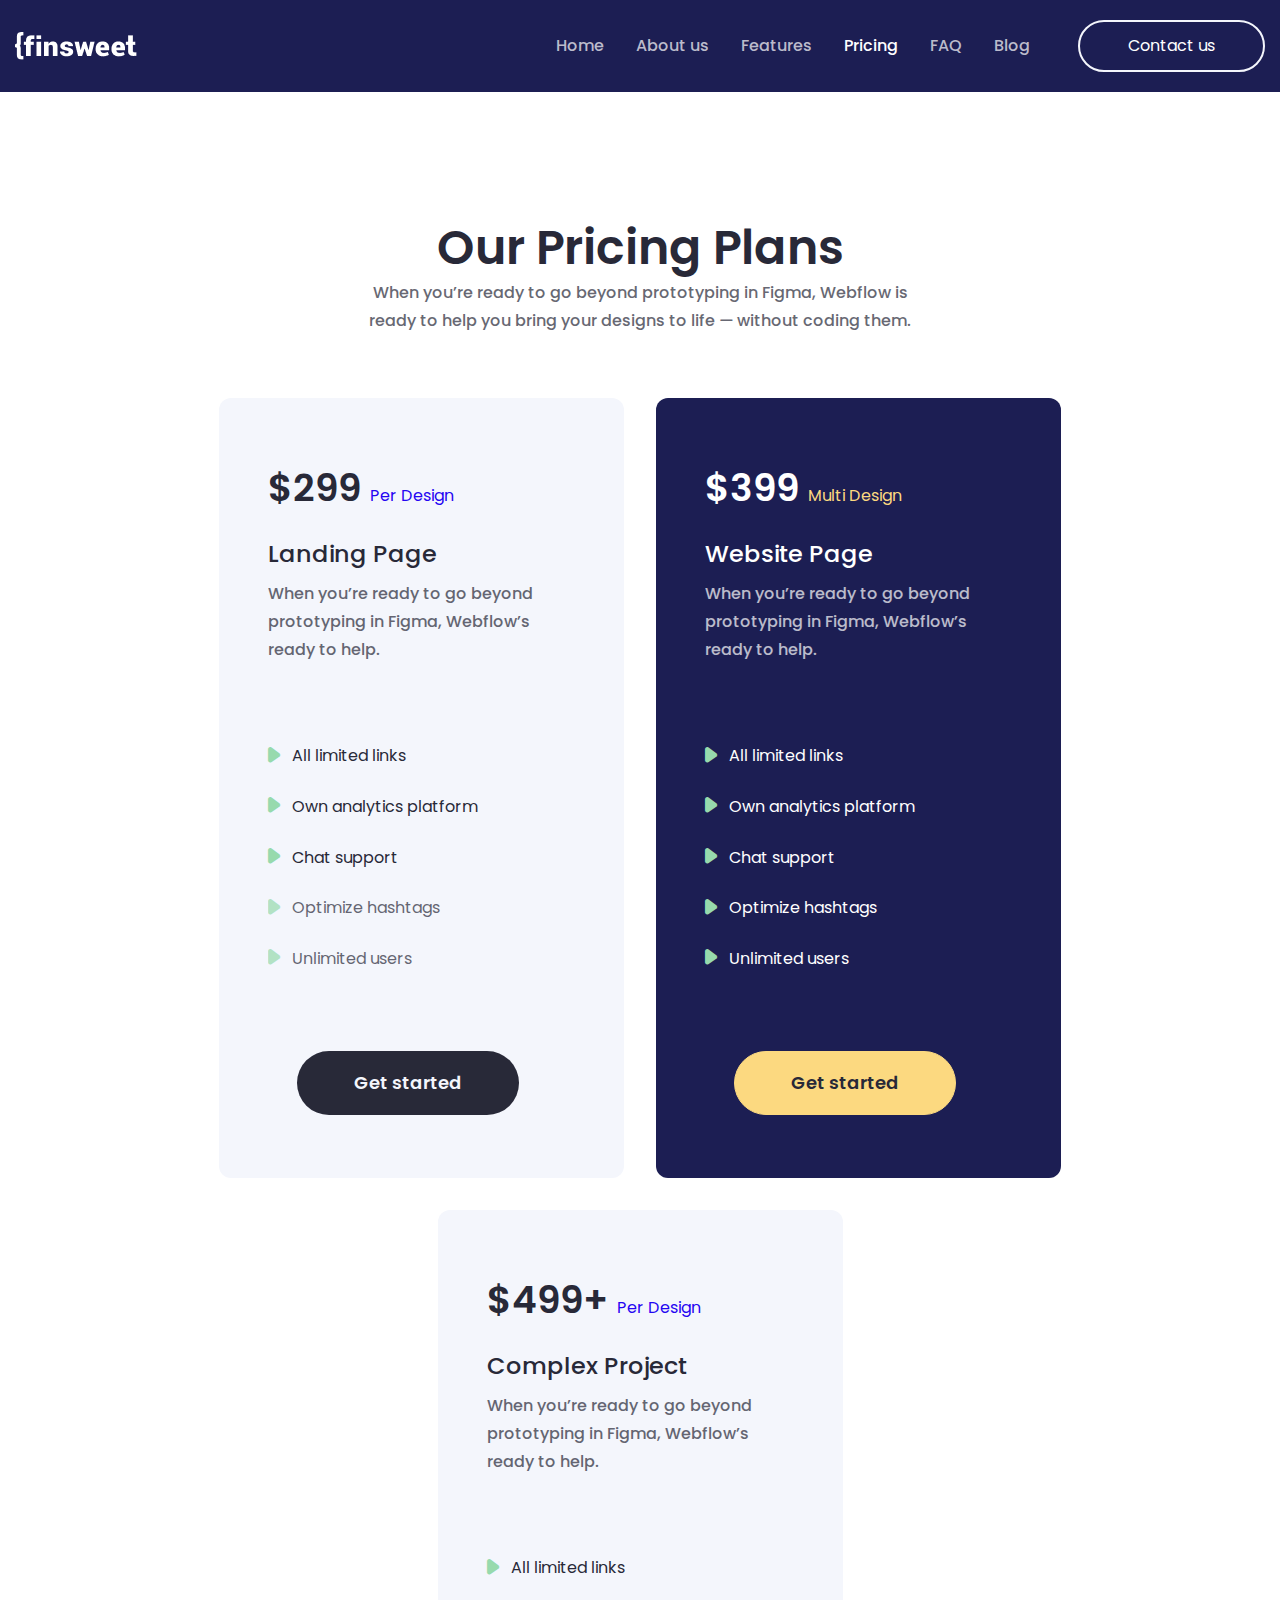
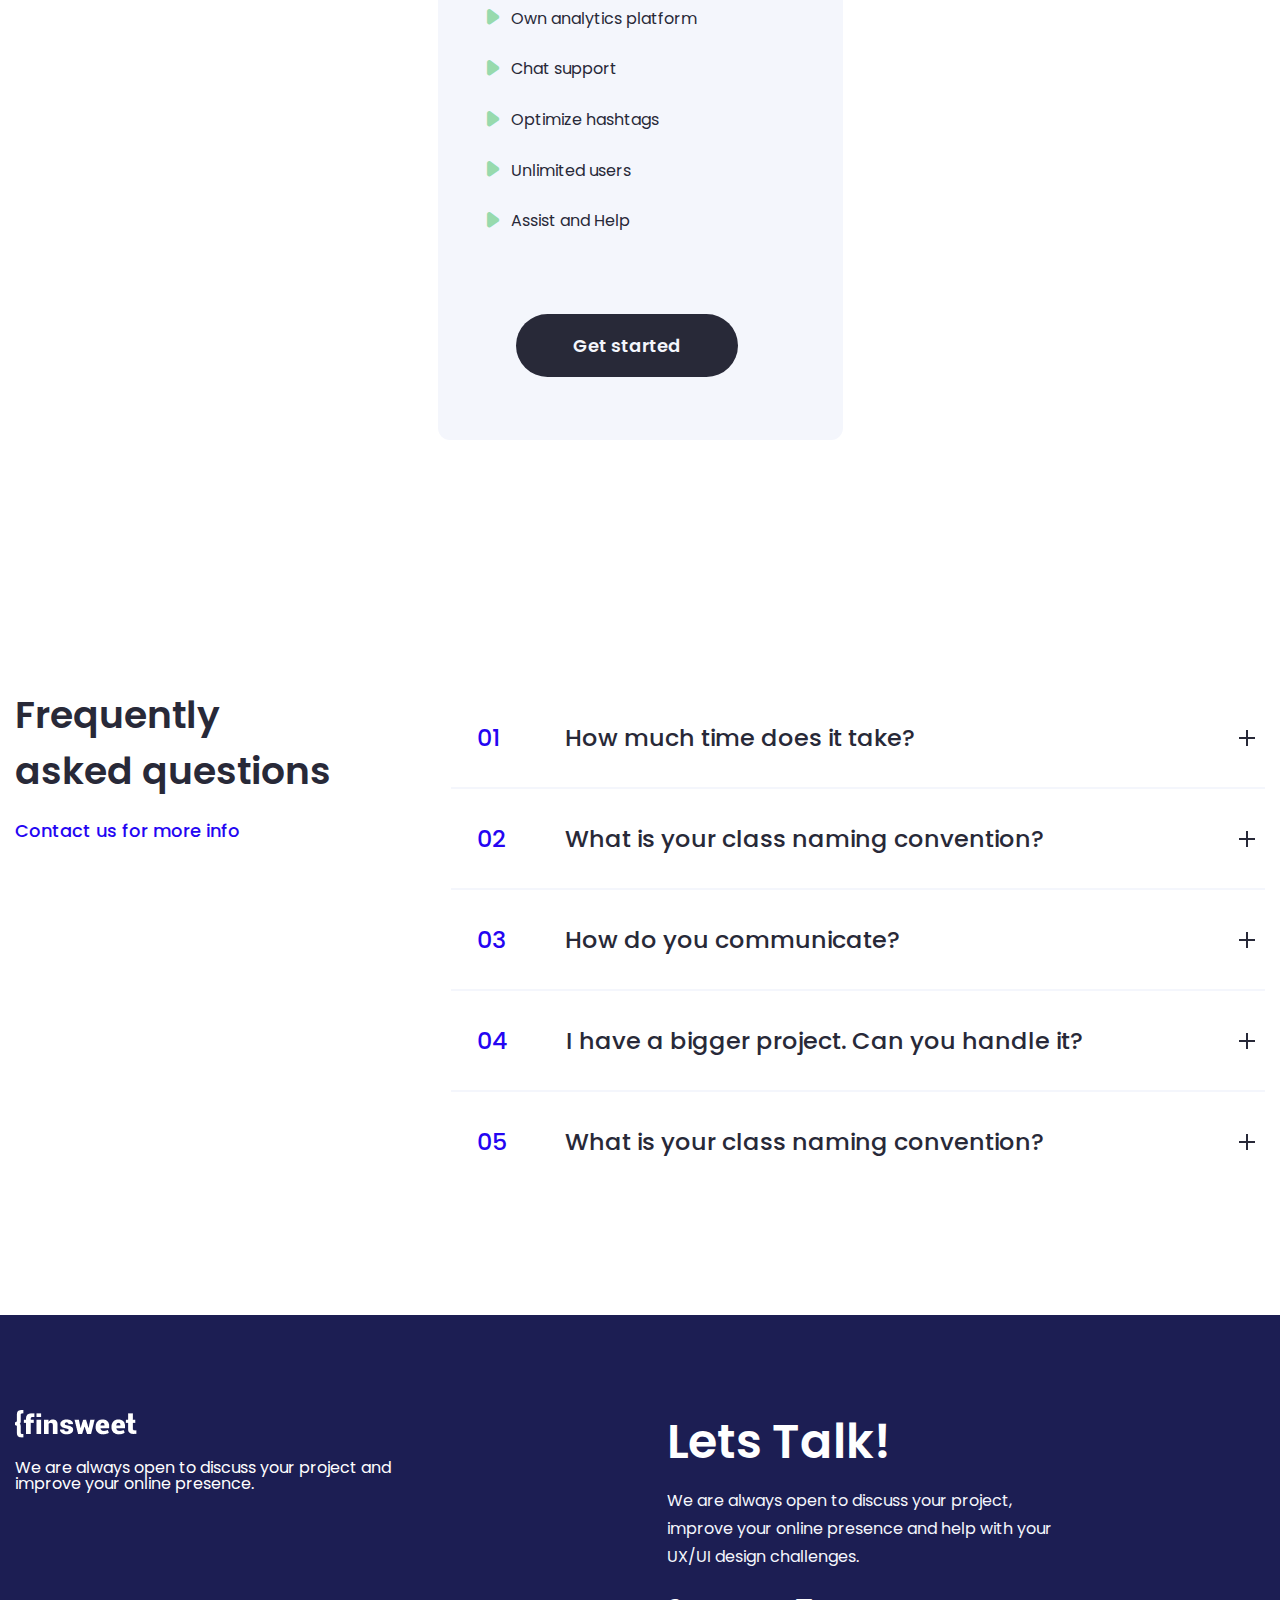
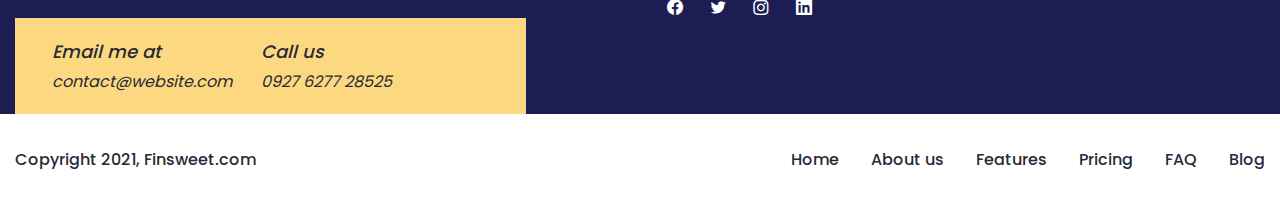
<file: pricing.html>
<!doctype html>
<html lang="en">
	<head>
		<meta charset="UTF-8">
		<meta name="viewport" content="width=device-width, initial-scale=1.0">
		<link rel="shortcut icon" href="./assets/img/favicon.ico">
		<meta name="keywords" content="pricing plans, design pricing, landing page design, website page, complex project, design services, affordable pricing, get started, flexible options, Webflow design, design pricing model, prototyping, custom pricing">
		<meta name="description" content="Explore our pricing plans for designing your landing page, website page, or complex project with flexible options tailored to your needs. Get started today!">
		<title>Pricing</title>
		<script type="module" crossorigin="" src="./js/app.min.js?v=1761675259873"></script>
		<script type="module" crossorigin="" src="./js/faq.min2.js?v=1761675259873"></script>
		<link rel="stylesheet" crossorigin="" href="./css/app.min.css?v=1761675259873">
		<link rel="stylesheet" crossorigin="" href="./css/faq.min2.css?v=1761675259873">
		<link rel="stylesheet" crossorigin="" href="./css/pricing.min.css?v=1761675259873">
		<link rel="stylesheet" crossorigin="" href="./css/button.min.css?v=1761675259873">
		<link rel="preload" as="style" href="./css/webfonts.min.css">
		<link rel="stylesheet" media="print" onload="this.onload=null;this.removeAttribute('media');" href="./css/webfonts.min.css">
	</head>
	<body>
		<div class="wrapper">
			<header data-fls-header="" class="header">
				<div class="header__container">
					<a href="./index.html" class="header__logo">
						<img src="[data-uri]" alt="Logo Image">
					</a>
					<div class="header__menu menu">
						<button type="button" data-fls-menu="" aria-label="menu" class="menu__icon icon-menu">
							<span></span>
						</button>
						<nav class="menu__body">
							<ul class="menu__list">
								<li class="menu__item">
									<a href="./index.html" class="menu__link">Home</a>
								</li>
								<li class="menu__item">
									<a href="./about.html" class="menu__link">About us</a>
								</li>
								<li class="menu__item">
									<a href="./features.html" class="menu__link">Features</a>
								</li>
								<li class="menu__item">
									<a href="./pricing.html" class="menu__link menu__link--active">Pricing</a>
								</li>
								<li class="menu__item">
									<a href="./faq.html" class="menu__link">FAQ</a>
								</li>
								<li class="menu__item">
									<a href="./blog.html" class="menu__link">Blog</a>
								</li>
							</ul>
							<a href="./contact.html" class="header__button">Contact us</a>
						</nav>
					</div>
					<!--
<fetch url="@components/layout/menu/menu.js?v=1761675259873on">
<each loop='item in response'>
</each>
</fetch>
-->
				</div>
			</header>
			<main class="page page--pricing pricing">
				<section class="pricing__plan plan">
					<div class="plan__container">
						<div class="plan__head">
							<h1 class="plan__title">Our Pricing Plans</h1>
							<div class="plan__text">
								<p>
									When you’re ready to go beyond prototyping in Figma, Webflow is
            ready to help you bring your designs to life — without coding them.
								</p>
							</div>
						</div>
						<div class="plan__cards">
							<div class="plan__card card-plan">
								<div class="card-plan__price">
									$299
									<span>Per Design</span>
								</div>
								<div class="card-plan__about">
									<h2 class="card-plan__pretitle">Landing Page</h2>
									<div class="card-plan__text">
										<p>
											When you’re ready to go beyond prototyping in Figma, Webflow’s
                ready to help.
										</p>
									</div>
								</div>
								<ul class="card-plan__list">
									<li class="card-plan__item">
										<span class="--icon-pricePointer"></span>
										All limited links
									</li>
									<li class="card-plan__item">
										<span class="--icon-pricePointer"></span>
										Own analytics platform
									</li>
									<li class="card-plan__item">
										<span class="--icon-pricePointer"></span>
										Chat support
									</li>
									<li class="card-plan__item card-plan__item--opacity">
										<span class="--icon-pricePointer"></span>
										Optimize hashtags
									</li>
									<li class="card-plan__item card-plan__item--opacity">
										<span class="--icon-pricePointer"></span>
										Unlimited users
									</li>
								</ul>
								<div class="card-plan__button">
									<a data-fls-button="" href="" class="card-plan__button button button--black">Get started</a>
								</div>
							</div>
							<div class="plan__card card-plan-multi">
								<div class="card-plan-multi__price">
									$399
									<span>Multi Design</span>
								</div>
								<div class="card-plan-multi__about">
									<h2 class="card-plan-multi__pretitle">Website Page</h2>
									<div class="card-plan-multi__text">
										<p>
											When you’re ready to go beyond prototyping in Figma, Webflow’s
                ready to help.
										</p>
									</div>
								</div>
								<ul class="card-plan-multi__list card-plan__list">
									<li class="card-plan-multi__item">
										<span class="card-plan-multi--icon-pricePointer"></span>
										All
              limited links
									</li>
									<li class="card-plan-multi__item">
										<span class="card-plan-multi--icon-pricePointer"></span>
										Own
              analytics platform
									</li>
									<li class="card-plan-multi__item">
										<span class="card-plan-multi--icon-pricePointer"></span>
										Chat
              support
									</li>
									<li class="card-plan-multi__item">
										<span class="card-plan-multi--icon-pricePointer"></span>
										Optimize
              hashtags
									</li>
									<li class="card-plan-multi__item">
										<span class="card-plan-multi--icon-pricePointer"></span>
										Unlimited
              users
									</li>
								</ul>
								<div class="card-plan-multi__button">
									<a data-fls-button="" href="" class="card-plan-multi__button button button--yellow">Get started</a>
								</div>
							</div>
							<div class="plan__card card-plan">
								<div class="card-plan__price">
									$499+
									<span>Per Design</span>
								</div>
								<div class="card-plan__about">
									<h2 class="card-plan__pretitle">Complex Project</h2>
									<div class="card-plan__text">
										<p>
											When you’re ready to go beyond prototyping in Figma, Webflow’s
                ready to help.
										</p>
									</div>
								</div>
								<ul class="card-plan__list card-plan__list--lite">
									<li class="card-plan__item">
										<span class="--icon-pricePointer"></span>
										All limited links
									</li>
									<li class="card-plan__item">
										<span class="--icon-pricePointer"></span>
										Own analytics platform
									</li>
									<li class="card-plan__item">
										<span class="--icon-pricePointer"></span>
										Chat support
									</li>
									<li class="card-plan__item">
										<span class="--icon-pricePointer"></span>
										Optimize hashtags
									</li>
									<li class="card-plan__item">
										<span class="--icon-pricePointer"></span>
										Unlimited users
									</li>
									<li class="card-plan__item">
										<span class="--icon-pricePointer"></span>
										Assist and Help
									</li>
								</ul>
								<div class="card-plan__button">
									<a data-fls-button="" href="" class="card-plan__button button button--black">Get started</a>
								</div>
							</div>
						</div>
					</div>
				</section>
				<section class="faq">
					<div class="faq__container">
						<div class="faq__content">
							<h3 class="faq__title">Frequently asked questions</h3>
							<a data-fls-button="" href="./contact.html" class="faq__link button--link-blue">Contact us for more info</a>
						</div>
						<div data-fls-spollers="" data-fls-spollers-one="" class="faq__accordeon accoredeon">
							<details class="accoredeon__item">
								<summary class="accoredeon__title">
									<span class="accoredeon__number">01</span>
									How much time does it take?
								</summary>
								<div class="accoredeon__body">
									<p>
										Lorem ipsum dolor sit amet, consectetur adipiscing elit, sed do
            eiusmod tempor incididunt ut labore et dolore magna aliqua.
									</p>
								</div>
							</details>
							<details class="accoredeon__item">
								<summary class="accoredeon__title">
									<span class="accoredeon__number">02</span>
									What is your class naming
          convention?
								</summary>
								<div class="accoredeon__body">
									<p>
										Lorem ipsum dolor sit amet, consectetur adipiscing elit, sed do
            eiusmod tempor incididunt ut labore et dolore magna aliqua.
									</p>
								</div>
							</details>
							<details class="accoredeon__item">
								<summary class="accoredeon__title">
									<span class="accoredeon__number">03</span>
									How do you communicate?
								</summary>
								<div class="accoredeon__body">
									<p>
										Lorem ipsum dolor sit amet, consectetur adipiscing elit, sed do
            eiusmod tempor incididunt ut labore et dolore magna aliqua.
									</p>
								</div>
							</details>
							<details class="accoredeon__item">
								<summary class="accoredeon__title">
									<span class="accoredeon__number">04</span>
									I have a bigger project. Can
          you handle it?
								</summary>
								<div class="accoredeon__body">
									<p>
										Lorem ipsum dolor sit amet, consectetur adipiscing elit, sed do
            eiusmod tempor incididunt ut labore et dolore magna aliqua.
									</p>
								</div>
							</details>
							<details class="accoredeon__item">
								<summary class="accoredeon__title">
									<span class="accoredeon__number">05</span>
									What is your class naming
          convention?
								</summary>
								<div class="accoredeon__body">
									<p>
										Lorem ipsum dolor sit amet, consectetur adipiscing elit, sed do
            eiusmod tempor incididunt ut labore et dolore magna aliqua.
									</p>
								</div>
							</details>
						</div>
					</div>
				</section>
			</main>
			<footer data-fls-footer="" class="footer">
				<div class="footer__top top-footer">
					<div class="top-footer__container">
						<div class="top-footer__content">
							<div class="top-footer__company">
								<a href="./index.html" class="top-footer__logo">
									<img src="[data-uri]" alt="Logo Footer">
								</a>
								<div class="top-footer__text">
									<p>We are always open to discuss your project and improve your online presence.</p>
								</div>
							</div>
							<div class="top-footer__social social-footer">
								<h3 class="social-footer__title">Lets Talk!</h3>
								<div class="social-footer__text">
									<p>
										We are always open to discuss your project, improve your online presence and help with your UX/UI design
              challenges.
									</p>
								</div>
								<div class="social-footer__links">
									<a class="social-footer__link --icon-fbWhite" href="https://www.facebook.com" aria-label="Facebook" target="_blank" rel="noopener noreferrer"></a>
									<a class="social-footer__link --icon-twWhite" href="https://x.com" aria-label="X (Twitter)" target="_blank" rel="noopener noreferrer"></a>
									<a class="social-footer__link --icon-instagramWhite" href="https://www.instagram.com/" aria-label="Instagram" target="_blank" rel="noopener noreferrer"></a>
									<a class="social-footer__link --icon-linkedInWhite" href="https://www.linkedin.com" aria-label="LinkedIn" target="_blank" rel="noopener noreferrer"></a>
								</div>
							</div>
						</div>
						<div class="top-footer__contact-us contact-us">
							<div class="contact-us__body">
								<address class="contact-us__email">
									<div class="contact-us__label">Email me at</div>
									<a href="mailto:contact@website.com" class="contact-us__mail">contact@website.com</a>
								</address>
								<address class="contact-us__email">
									<div class="contact-us__label">Call us</div>
									<a href="tel:0927627728525" class="contact-us__number">0927 6277 28525</a>
								</address>
							</div>
						</div>
					</div>
				</div>
				<div class="footer__bottom bottom-footer">
					<div class="bottom-footer__container">
						<div class="bottom-footer__copy">Copyright 2021, Finsweet.com</div>
						<nav class="bottom-footer__nav nav-footer">
							<ul class="nav-footer__list">
								<li class="nav-footer__item">
									<a href="./index.html" class="nav-footer__link">Home</a>
								</li>
								<li class="nav-footer__item">
									<a href="./about.html" class="nav-footer__link">About us</a>
								</li>
								<li class="nav-footer__item">
									<a href="./features.html" class="nav-footer__link">Features</a>
								</li>
								<li class="nav-footer__item">
									<a href="./pricing.html" class="nav-footer__link">Pricing</a>
								</li>
								<li class="nav-footer__item">
									<a href="./faq.html" class="nav-footer__link">FAQ</a>
								</li>
								<li class="nav-footer__item">
									<a href="./blog.html" class="nav-footer__link">Blog</a>
								</li>
							</ul>
						</nav>
					</div>
				</div>
			</footer>
		</div>
	</body>
</html>
</file>
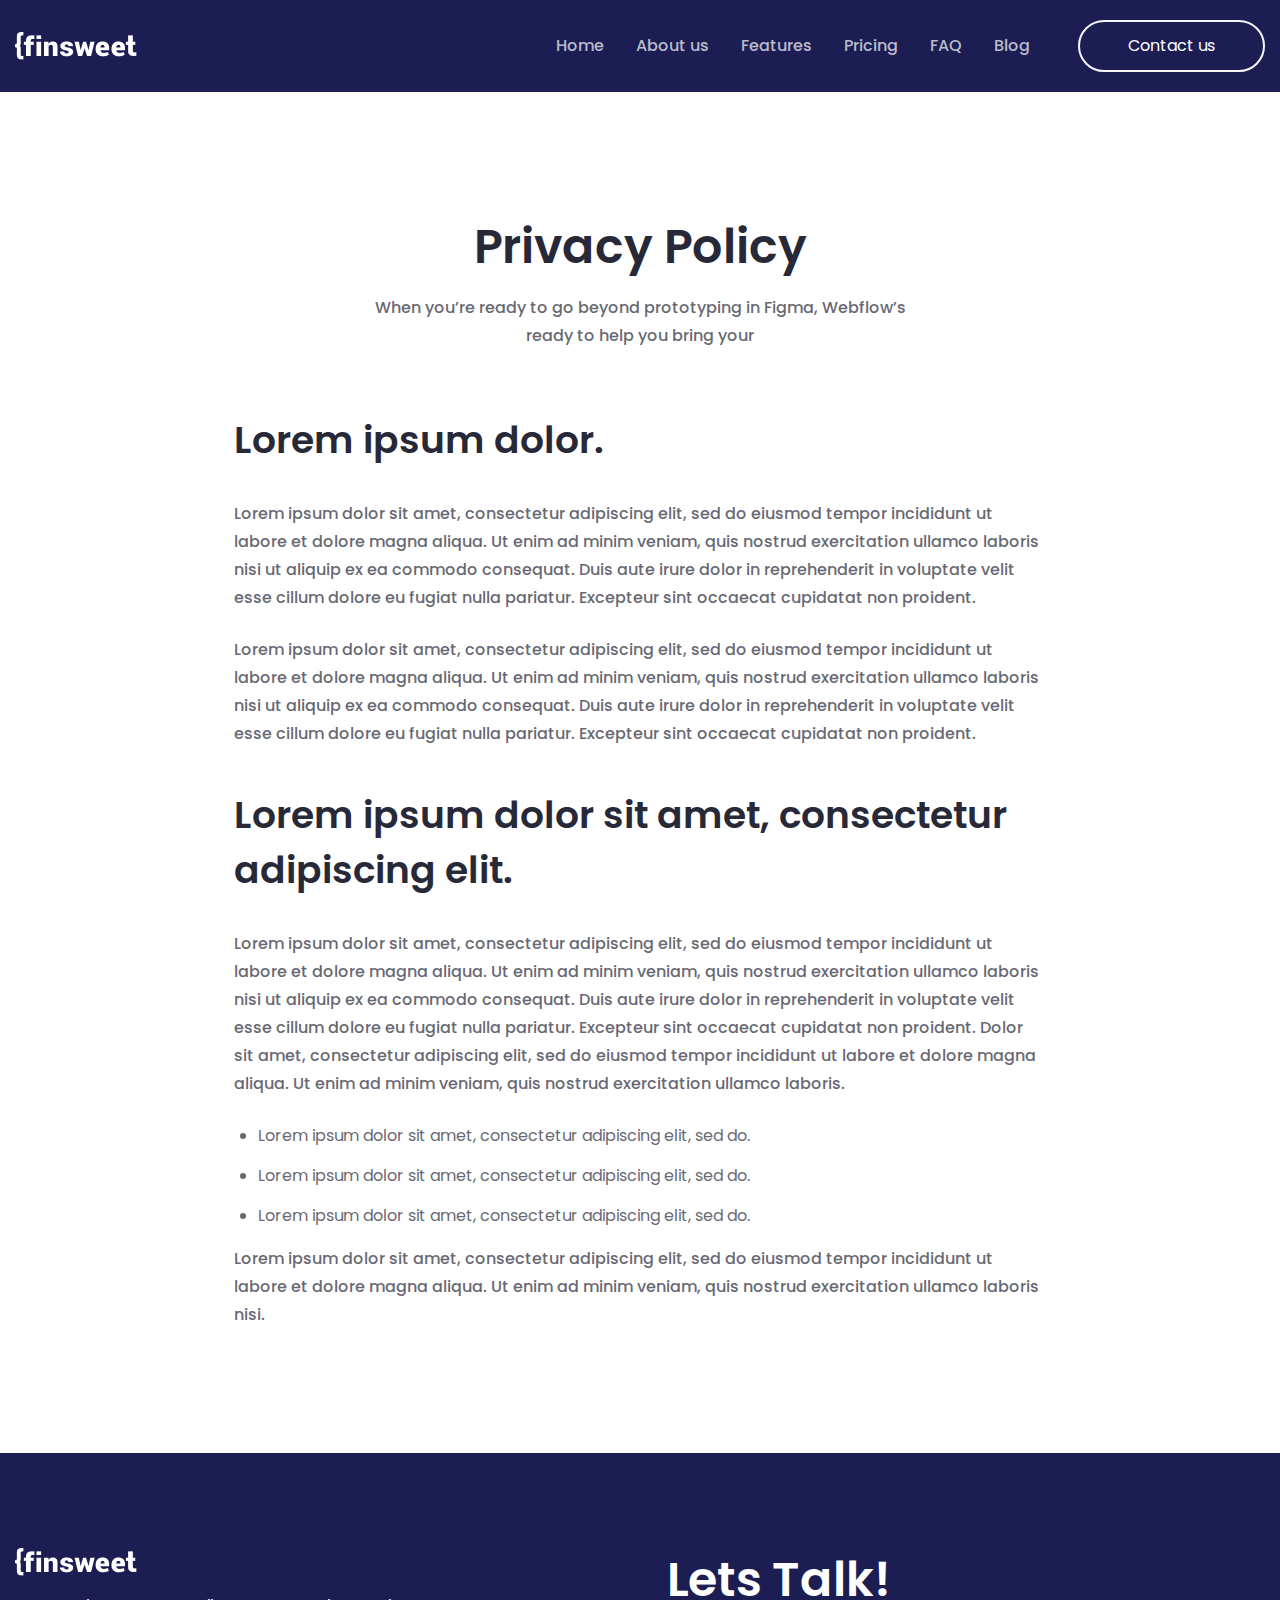
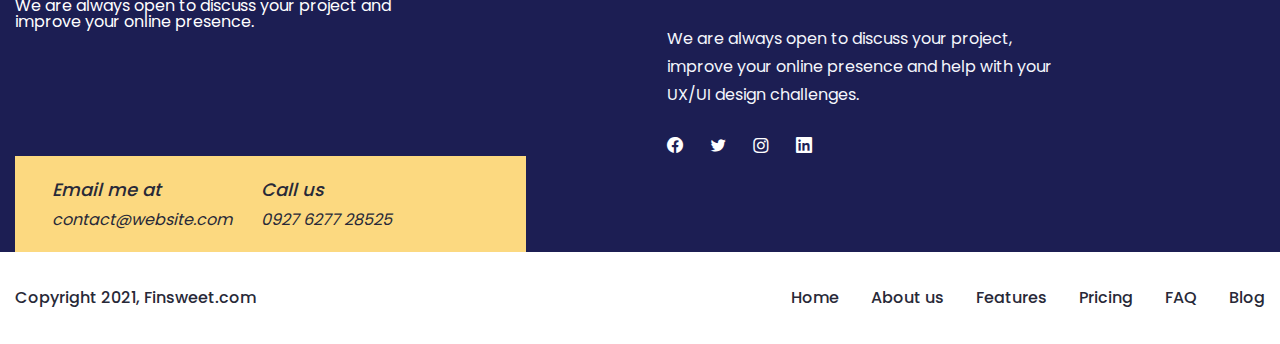
<file: privacy-policy.html>
<!doctype html>
<html lang="en">
	<head>
		<meta charset="UTF-8">
		<meta name="viewport" content="width=device-width, initial-scale=1.0">
		<link rel="shortcut icon" href="./assets/img/favicon.ico">
		<title>Privacy Policy</title>
		<script type="module" crossorigin="" src="./js/app.min.js?v=1761675259873"></script>
		<link rel="stylesheet" crossorigin="" href="./css/app.min.css?v=1761675259873">
		<link rel="stylesheet" crossorigin="" href="./css/privacy-policy.min.css?v=1761675259873">
		<link rel="preload" as="style" href="./css/webfonts.min.css">
		<link rel="stylesheet" media="print" onload="this.onload=null;this.removeAttribute('media');" href="./css/webfonts.min.css">
	</head>
	<body>
		<div class="wrapper">
			<header data-fls-header="" class="header">
				<div class="header__container">
					<a href="./index.html" class="header__logo">
						<img src="[data-uri]" alt="Logo Image">
					</a>
					<div class="header__menu menu">
						<button type="button" data-fls-menu="" aria-label="menu" class="menu__icon icon-menu">
							<span></span>
						</button>
						<nav class="menu__body">
							<ul class="menu__list">
								<li class="menu__item">
									<a href="./index.html" class="menu__link">Home</a>
								</li>
								<li class="menu__item">
									<a href="./about.html" class="menu__link">About us</a>
								</li>
								<li class="menu__item">
									<a href="./features.html" class="menu__link">Features</a>
								</li>
								<li class="menu__item">
									<a href="./pricing.html" class="menu__link">Pricing</a>
								</li>
								<li class="menu__item">
									<a href="./faq.html" class="menu__link">FAQ</a>
								</li>
								<li class="menu__item">
									<a href="./blog.html" class="menu__link">Blog</a>
								</li>
							</ul>
							<a href="./contact.html" class="header__button">Contact us</a>
						</nav>
					</div>
					<!--
<fetch url="@components/layout/menu/menu.js?v=1761675259873on">
<each loop='item in response'>
</each>
</fetch>
-->
				</div>
			</header>
			<main class="page page--privacy privacy">
				<section class="privacy__policy policy">
					<div class="policy__container">
						<div class="policy__head">
							<h1 class="policy__title">Privacy Policy</h1>
							<div class="policy__text">
								<p>
									When you’re ready to go beyond prototyping in Figma, Webflow’s ready
            to help you bring your
								</p>
							</div>
						</div>
						<article class="policy__post post-policy">
							<div class="post-policy__head">
								<h2 class="post-policy__title">Lorem ipsum dolor.</h2>
								<div class="post-policy__text">
									<p>
										Lorem ipsum dolor sit amet, consectetur adipiscing elit, sed do
              eiusmod tempor incididunt ut labore et dolore magna aliqua. Ut
              enim ad minim veniam, quis nostrud exercitation ullamco laboris
              nisi ut aliquip ex ea commodo consequat. Duis aute irure dolor in
              reprehenderit in voluptate velit esse cillum dolore eu fugiat
              nulla pariatur. Excepteur sint occaecat cupidatat non proident.
									</p>
								</div>
								<div class="post-policy__text">
									<p>
										Lorem ipsum dolor sit amet, consectetur adipiscing elit, sed do
              eiusmod tempor incididunt ut labore et dolore magna aliqua. Ut
              enim ad minim veniam, quis nostrud exercitation ullamco laboris
              nisi ut aliquip ex ea commodo consequat. Duis aute irure dolor in
              reprehenderit in voluptate velit esse cillum dolore eu fugiat
              nulla pariatur. Excepteur sint occaecat cupidatat non proident.
									</p>
								</div>
							</div>
							<div class="post-policy__body">
								<h2 class="post-policy__title">Lorem ipsum dolor sit amet, consectetur adipiscing elit.</h2>
								<div class="post-policy__text">
									<p>
										Lorem ipsum dolor sit amet, consectetur adipiscing elit, sed do
              eiusmod tempor incididunt ut labore et dolore magna aliqua. Ut
              enim ad minim veniam, quis nostrud exercitation ullamco laboris
              nisi ut aliquip ex ea commodo consequat. Duis aute irure dolor in
              reprehenderit in voluptate velit esse cillum dolore eu fugiat
              nulla pariatur. Excepteur sint occaecat cupidatat non proident.
              Dolor sit amet, consectetur adipiscing elit, sed do eiusmod tempor
              incididunt ut labore et dolore magna aliqua. Ut enim ad minim
              veniam, quis nostrud exercitation ullamco laboris.
									</p>
								</div>
								<ul class="post-policy__list">
									<li class="post-policy__item">Lorem ipsum dolor sit amet, consectetur adipiscing elit, sed do.</li>
									<li class="post-policy__item">Lorem ipsum dolor sit amet, consectetur adipiscing elit, sed do.</li>
									<li class="post-policy__item">Lorem ipsum dolor sit amet, consectetur adipiscing elit, sed do.</li>
								</ul>
								<div class="post-policy__text">
									<p>
										Lorem ipsum dolor sit amet, consectetur adipiscing elit, sed do
              eiusmod tempor incididunt ut labore et dolore magna aliqua. Ut
              enim ad minim veniam, quis nostrud exercitation ullamco laboris
              nisi.
									</p>
								</div>
							</div>
						</article>
					</div>
				</section>
			</main>
			<footer data-fls-footer="" class="footer">
				<div class="footer__top top-footer">
					<div class="top-footer__container">
						<div class="top-footer__content">
							<div class="top-footer__company">
								<a href="./index.html" class="top-footer__logo">
									<img src="[data-uri]" alt="Logo Footer">
								</a>
								<div class="top-footer__text">
									<p>We are always open to discuss your project and improve your online presence.</p>
								</div>
							</div>
							<div class="top-footer__social social-footer">
								<h3 class="social-footer__title">Lets Talk!</h3>
								<div class="social-footer__text">
									<p>
										We are always open to discuss your project, improve your online presence and help with your UX/UI design
              challenges.
									</p>
								</div>
								<div class="social-footer__links">
									<a class="social-footer__link --icon-fbWhite" href="https://www.facebook.com" aria-label="Facebook" target="_blank" rel="noopener noreferrer"></a>
									<a class="social-footer__link --icon-twWhite" href="https://x.com" aria-label="X (Twitter)" target="_blank" rel="noopener noreferrer"></a>
									<a class="social-footer__link --icon-instagramWhite" href="https://www.instagram.com/" aria-label="Instagram" target="_blank" rel="noopener noreferrer"></a>
									<a class="social-footer__link --icon-linkedInWhite" href="https://www.linkedin.com" aria-label="LinkedIn" target="_blank" rel="noopener noreferrer"></a>
								</div>
							</div>
						</div>
						<div class="top-footer__contact-us contact-us">
							<div class="contact-us__body">
								<address class="contact-us__email">
									<div class="contact-us__label">Email me at</div>
									<a href="mailto:contact@website.com" class="contact-us__mail">contact@website.com</a>
								</address>
								<address class="contact-us__email">
									<div class="contact-us__label">Call us</div>
									<a href="tel:0927627728525" class="contact-us__number">0927 6277 28525</a>
								</address>
							</div>
						</div>
					</div>
				</div>
				<div class="footer__bottom bottom-footer">
					<div class="bottom-footer__container">
						<div class="bottom-footer__copy">Copyright 2021, Finsweet.com</div>
						<nav class="bottom-footer__nav nav-footer">
							<ul class="nav-footer__list">
								<li class="nav-footer__item">
									<a href="./index.html" class="nav-footer__link">Home</a>
								</li>
								<li class="nav-footer__item">
									<a href="./about.html" class="nav-footer__link">About us</a>
								</li>
								<li class="nav-footer__item">
									<a href="./features.html" class="nav-footer__link">Features</a>
								</li>
								<li class="nav-footer__item">
									<a href="./pricing.html" class="nav-footer__link">Pricing</a>
								</li>
								<li class="nav-footer__item">
									<a href="./faq.html" class="nav-footer__link">FAQ</a>
								</li>
								<li class="nav-footer__item">
									<a href="./blog.html" class="nav-footer__link">Blog</a>
								</li>
							</ul>
						</nav>
					</div>
				</div>
			</footer>
		</div>
	</body>
</html>
</file>
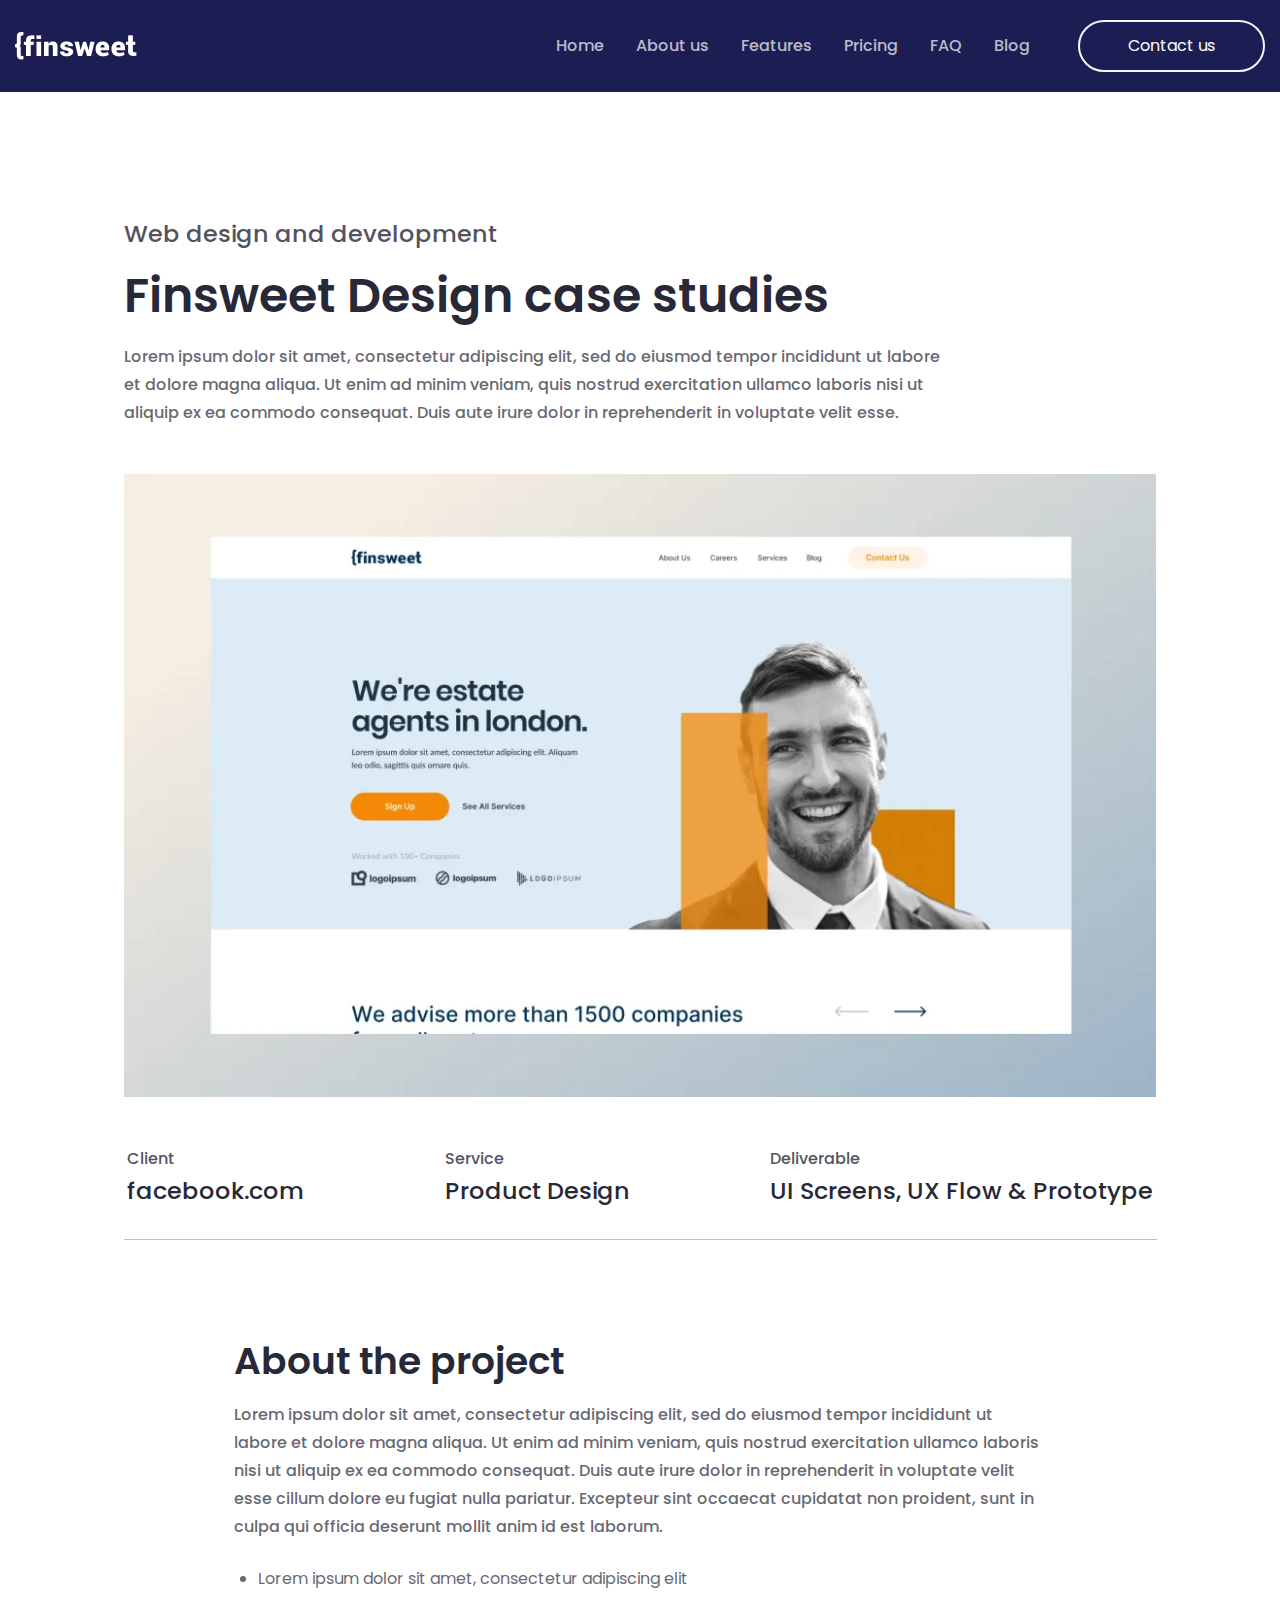
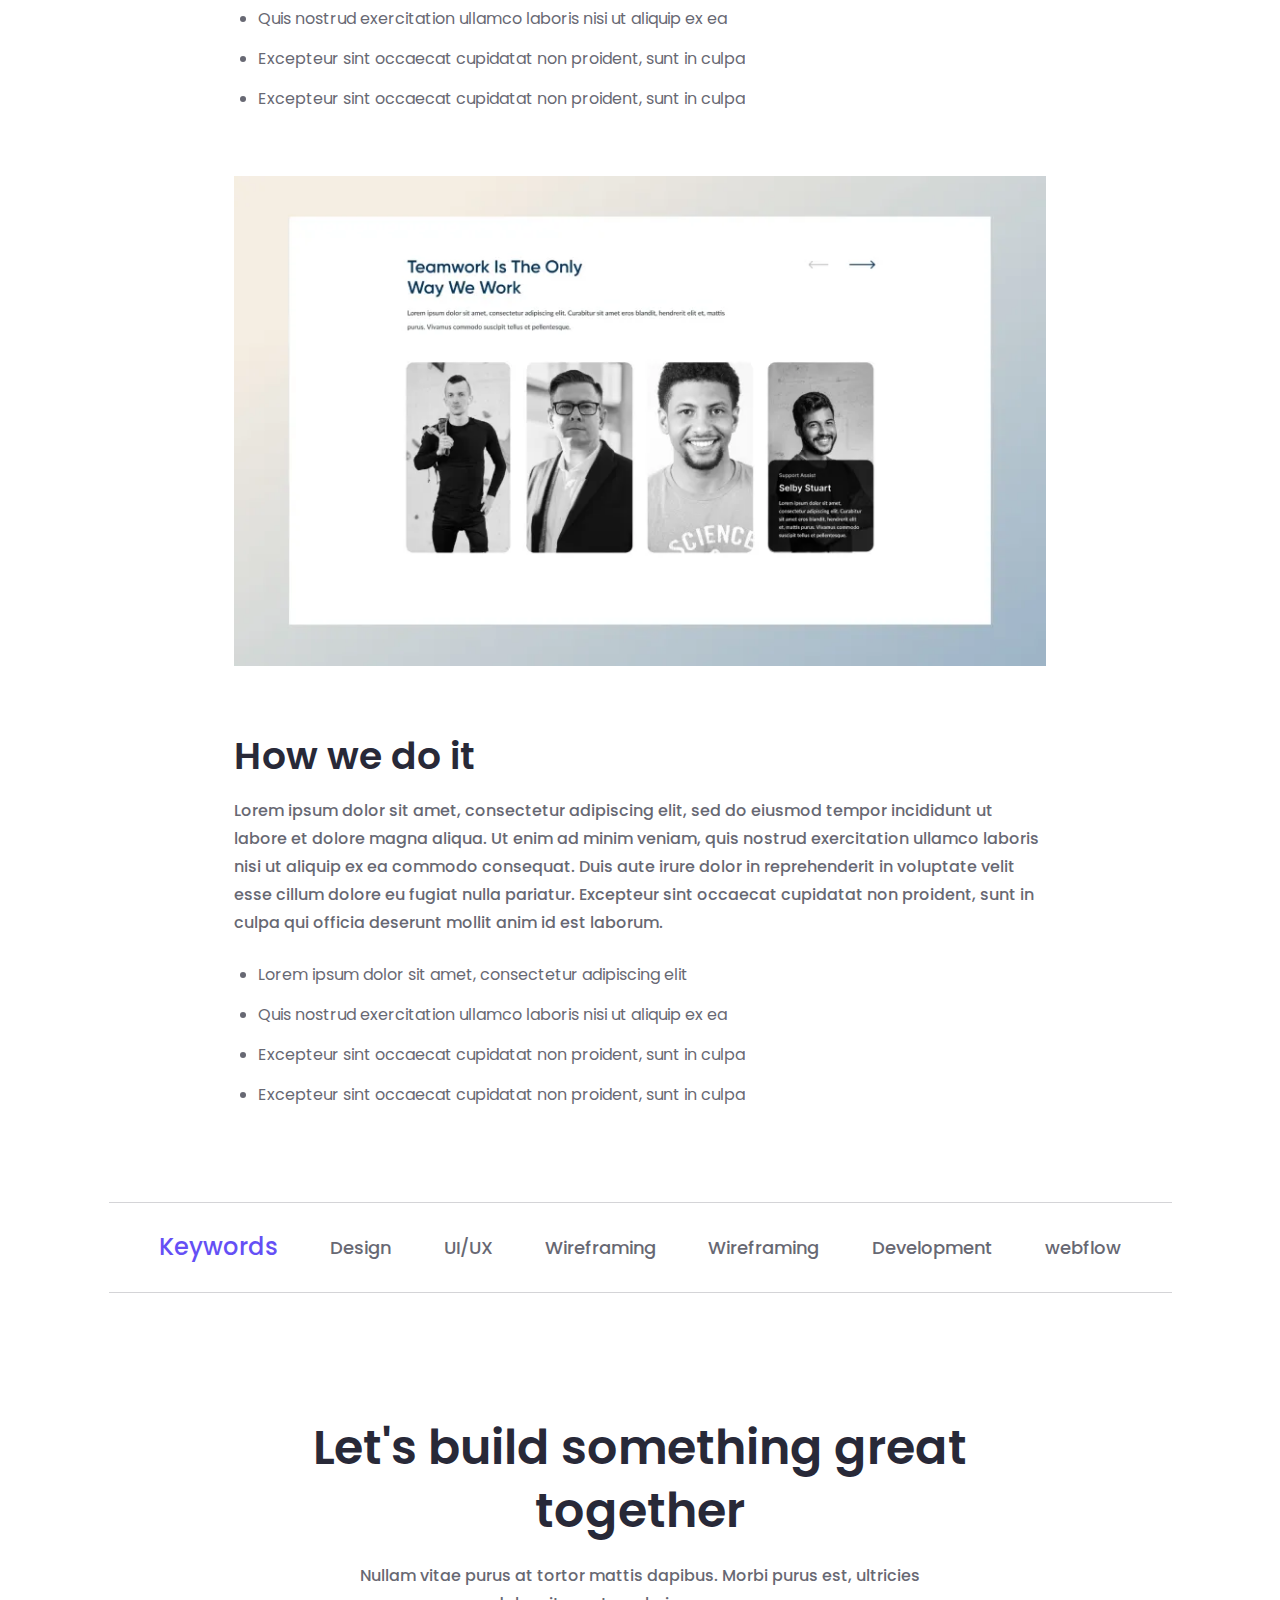
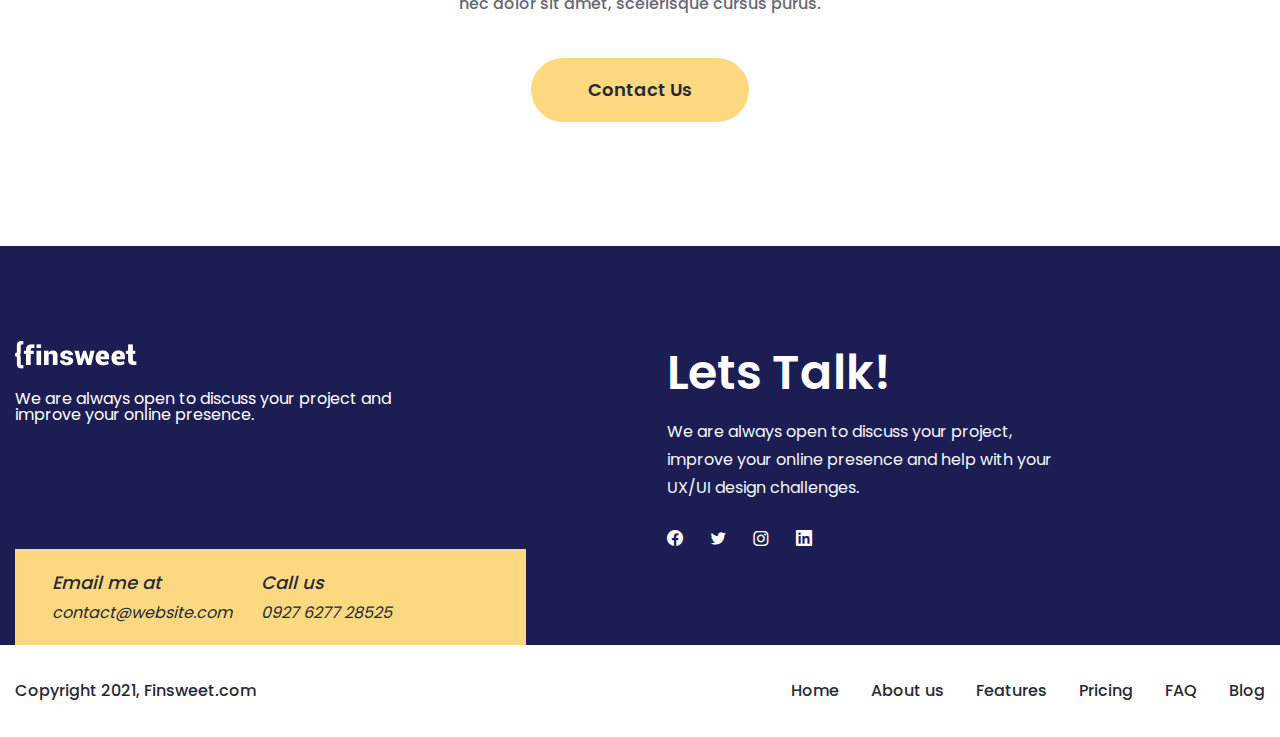
<file: read-case.html>
<!doctype html>
<html lang="en">
	<head>
		<meta charset="UTF-8">
		<meta name="viewport" content="width=device-width, initial-scale=1.0">
		<link rel="shortcut icon" href="./assets/img/favicon.ico">
		<meta name="keywords" content="UI/UX design, web development, product design, Finsweet Design, case study, prototyping, wireframing, webflow">
		<meta name="description" content="Explore the Finsweet Design case studies showcasing UI/UX design, web development, product design, and prototyping. Learn about the process of creating seamless digital experiences.">
		<title>Read Case Studies</title>
		<script type="module" crossorigin="" src="./js/app.min.js?v=1761675259873"></script>
		<link rel="stylesheet" crossorigin="" href="./css/app.min.css?v=1761675259873">
		<link rel="stylesheet" crossorigin="" href="./css/read-case.min.css?v=1761675259873">
		<link rel="stylesheet" crossorigin="" href="./css/button.min.css?v=1761675259873">
		<link rel="stylesheet" crossorigin="" href="./css/cta.min.css?v=1761675259873">
		<link rel="preload" as="style" href="./css/webfonts.min.css">
		<link rel="stylesheet" media="print" onload="this.onload=null;this.removeAttribute('media');" href="./css/webfonts.min.css">
	</head>
	<body>
		<div class="wrapper">
			<header data-fls-header="" class="header">
				<div class="header__container">
					<a href="./index.html" class="header__logo">
						<img src="[data-uri]" alt="Logo Image">
					</a>
					<div class="header__menu menu">
						<button type="button" data-fls-menu="" aria-label="menu" class="menu__icon icon-menu">
							<span></span>
						</button>
						<nav class="menu__body">
							<ul class="menu__list">
								<li class="menu__item">
									<a href="./index.html" class="menu__link">Home</a>
								</li>
								<li class="menu__item">
									<a href="./about.html" class="menu__link">About us</a>
								</li>
								<li class="menu__item">
									<a href="./features.html" class="menu__link">Features</a>
								</li>
								<li class="menu__item">
									<a href="./pricing.html" class="menu__link">Pricing</a>
								</li>
								<li class="menu__item">
									<a href="./faq.html" class="menu__link">FAQ</a>
								</li>
								<li class="menu__item">
									<a href="./blog.html" class="menu__link">Blog</a>
								</li>
							</ul>
							<a href="./contact.html" class="header__button">Contact us</a>
						</nav>
					</div>
					<!--
<fetch url="@components/layout/menu/menu.js?v=1761675259873on">
<each loop='item in response'>
</each>
</fetch>
-->
				</div>
			</header>
			<main class="page page--read-case read-case">
				<section class="read-case__main main-case">
					<div class="main-case__container">
						<div class="main-case__head head-content">
							<div class="head-content__label">Web design and development</div>
							<h1 class="head-content__title">Finsweet Design case studies</h1>
							<div class="head-content__text">
								<p>
									Lorem ipsum dolor sit amet, consectetur adipiscing elit, sed do
            eiusmod tempor incididunt ut labore et dolore magna aliqua. Ut enim
            ad minim veniam, quis nostrud exercitation ullamco laboris nisi ut
            aliquip ex ea commodo consequat. Duis aute irure dolor in
            reprehenderit in voluptate velit esse.
								</p>
							</div>
						</div>
						<div class="main-case__image">
							<picture>
								<source media="(max-width: 500px)" srcset="./assets/img/workPage/read-case/01-500.webp" type="image/webp">
								<source media="(max-width: 1000px)" srcset="./assets/img/workPage/read-case/01-1000.webp" type="image/webp">
								<img alt="Main image" src="./assets/img/workPage/read-case/01.webp">
							</picture>
						</div>
						<div class="main-case__information information">
							<div class="information__item">
								<div class="information__label">Client</div>
								<div class="information__order">facebook.com</div>
							</div>
							<div class="information__item">
								<div class="information__label">Service</div>
								<div class="information__order">Product Design</div>
							</div>
							<div class="information__item">
								<div class="information__label">Deliverable</div>
								<div class="information__order">UI Screens, UX Flow & Prototype</div>
							</div>
						</div>
					</div>
				</section>
				<section class="read-case__post post">
					<div class="post__container">
						<article class="post__article article">
							<div class="article__content content-article">
								<h2 class="content-article__title">About the project</h2>
								<div class="content-article__text">
									<p>
										Lorem ipsum dolor sit amet, consectetur adipiscing elit, sed do
              eiusmod tempor incididunt ut labore et dolore magna aliqua. Ut
              enim ad minim veniam, quis nostrud exercitation ullamco laboris
              nisi ut aliquip ex ea commodo consequat. Duis aute irure dolor in
              reprehenderit in voluptate velit esse cillum dolore eu fugiat
              nulla pariatur. Excepteur sint occaecat cupidatat non proident,
              sunt in culpa qui officia deserunt mollit anim id est laborum.
									</p>
								</div>
								<ul class="content-article__list">
									<li class="content-article__item">Lorem ipsum dolor sit amet, consectetur adipiscing elit</li>
									<li class="content-article__item">Quis nostrud exercitation ullamco laboris nisi ut aliquip ex ea</li>
									<li class="content-article__item">Excepteur sint occaecat cupidatat non proident, sunt in culpa</li>
									<li class="content-article__item">Excepteur sint occaecat cupidatat non proident, sunt in culpa</li>
								</ul>
							</div>
							<div class="article__image">
								<picture>
									<source media="(max-width: 500px)" srcset="./assets/img/workPage/read-case/02-500.webp" type="image/webp">
									<source media="(max-width: 1000px)" srcset="./assets/img/workPage/read-case/02-1000.webp" type="image/webp">
									<img alt="Post image" src="./assets/img/workPage/read-case/02.webp">
								</picture>
							</div>
							<div class="article__content content-article">
								<h2 class="content-article__title">How we do it</h2>
								<div class="content-article__text">
									<p>
										Lorem ipsum dolor sit amet, consectetur adipiscing elit, sed do
              eiusmod tempor incididunt ut labore et dolore magna aliqua. Ut
              enim ad minim veniam, quis nostrud exercitation ullamco laboris
              nisi ut aliquip ex ea commodo consequat. Duis aute irure dolor in
              reprehenderit in voluptate velit esse cillum dolore eu fugiat
              nulla pariatur. Excepteur sint occaecat cupidatat non proident,
              sunt in culpa qui officia deserunt mollit anim id est laborum.
									</p>
								</div>
								<ul class="content-article__list">
									<li class="content-article__item">Lorem ipsum dolor sit amet, consectetur adipiscing elit</li>
									<li class="content-article__item">Quis nostrud exercitation ullamco laboris nisi ut aliquip ex ea</li>
									<li class="content-article__item">Excepteur sint occaecat cupidatat non proident, sunt in culpa</li>
									<li class="content-article__item">Excepteur sint occaecat cupidatat non proident, sunt in culpa</li>
								</ul>
							</div>
						</article>
					</div>
				</section>
				<section class="read-case__keywords keywords">
					<div class="keywords__container">
						<div class="keywords__keyword keywords__keyword--main">Keywords</div>
						<div class="keywords__keyword">Design</div>
						<div class="keywords__keyword">UI/UX</div>
						<div class="keywords__keyword">Wireframing</div>
						<div class="keywords__keyword">Wireframing</div>
						<div class="keywords__keyword">Development</div>
						<div class="keywords__keyword">webflow</div>
					</div>
				</section>
				<section class="cta">
					<div class="cta__container">
						<h2 class="cta__title">Let's build something great together</h2>
						<div class="cta__text">
							<p>
								Nullam vitae purus at tortor mattis dapibus. Morbi purus est, ultricies
        nec dolor sit amet, scelerisque cursus purus.
							</p>
						</div>
						<a data-fls-button="" href="./contact.html" class="cta__button button button--yellow">Contact Us</a>
					</div>
				</section>
			</main>
			<footer data-fls-footer="" class="footer">
				<div class="footer__top top-footer">
					<div class="top-footer__container">
						<div class="top-footer__content">
							<div class="top-footer__company">
								<a href="./index.html" class="top-footer__logo">
									<img src="[data-uri]" alt="Logo Footer">
								</a>
								<div class="top-footer__text">
									<p>We are always open to discuss your project and improve your online presence.</p>
								</div>
							</div>
							<div class="top-footer__social social-footer">
								<h3 class="social-footer__title">Lets Talk!</h3>
								<div class="social-footer__text">
									<p>
										We are always open to discuss your project, improve your online presence and help with your UX/UI design
              challenges.
									</p>
								</div>
								<div class="social-footer__links">
									<a class="social-footer__link --icon-fbWhite" href="https://www.facebook.com" aria-label="Facebook" target="_blank" rel="noopener noreferrer"></a>
									<a class="social-footer__link --icon-twWhite" href="https://x.com" aria-label="X (Twitter)" target="_blank" rel="noopener noreferrer"></a>
									<a class="social-footer__link --icon-instagramWhite" href="https://www.instagram.com/" aria-label="Instagram" target="_blank" rel="noopener noreferrer"></a>
									<a class="social-footer__link --icon-linkedInWhite" href="https://www.linkedin.com" aria-label="LinkedIn" target="_blank" rel="noopener noreferrer"></a>
								</div>
							</div>
						</div>
						<div class="top-footer__contact-us contact-us">
							<div class="contact-us__body">
								<address class="contact-us__email">
									<div class="contact-us__label">Email me at</div>
									<a href="mailto:contact@website.com" class="contact-us__mail">contact@website.com</a>
								</address>
								<address class="contact-us__email">
									<div class="contact-us__label">Call us</div>
									<a href="tel:0927627728525" class="contact-us__number">0927 6277 28525</a>
								</address>
							</div>
						</div>
					</div>
				</div>
				<div class="footer__bottom bottom-footer">
					<div class="bottom-footer__container">
						<div class="bottom-footer__copy">Copyright 2021, Finsweet.com</div>
						<nav class="bottom-footer__nav nav-footer">
							<ul class="nav-footer__list">
								<li class="nav-footer__item">
									<a href="./index.html" class="nav-footer__link">Home</a>
								</li>
								<li class="nav-footer__item">
									<a href="./about.html" class="nav-footer__link">About us</a>
								</li>
								<li class="nav-footer__item">
									<a href="./features.html" class="nav-footer__link">Features</a>
								</li>
								<li class="nav-footer__item">
									<a href="./pricing.html" class="nav-footer__link">Pricing</a>
								</li>
								<li class="nav-footer__item">
									<a href="./faq.html" class="nav-footer__link">FAQ</a>
								</li>
								<li class="nav-footer__item">
									<a href="./blog.html" class="nav-footer__link">Blog</a>
								</li>
							</ul>
						</nav>
					</div>
				</div>
			</footer>
		</div>
	</body>
</html>
</file>
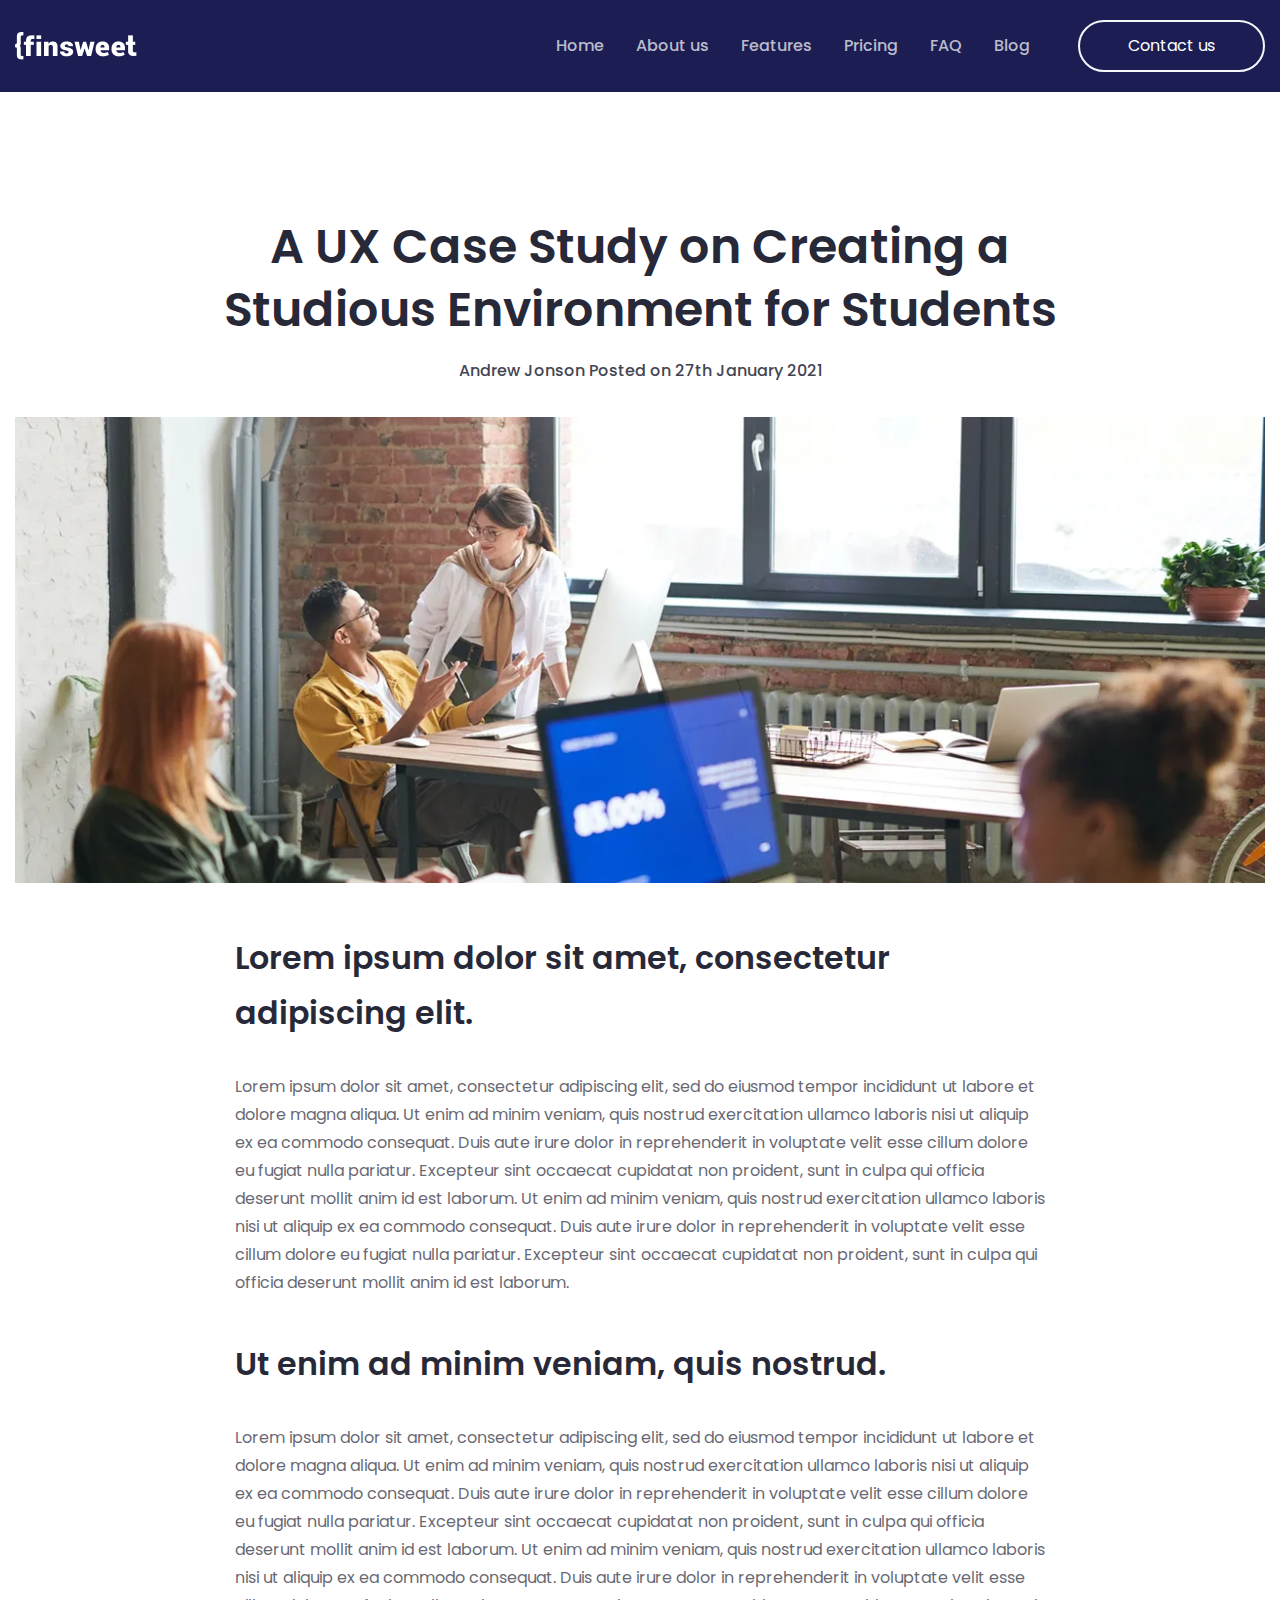
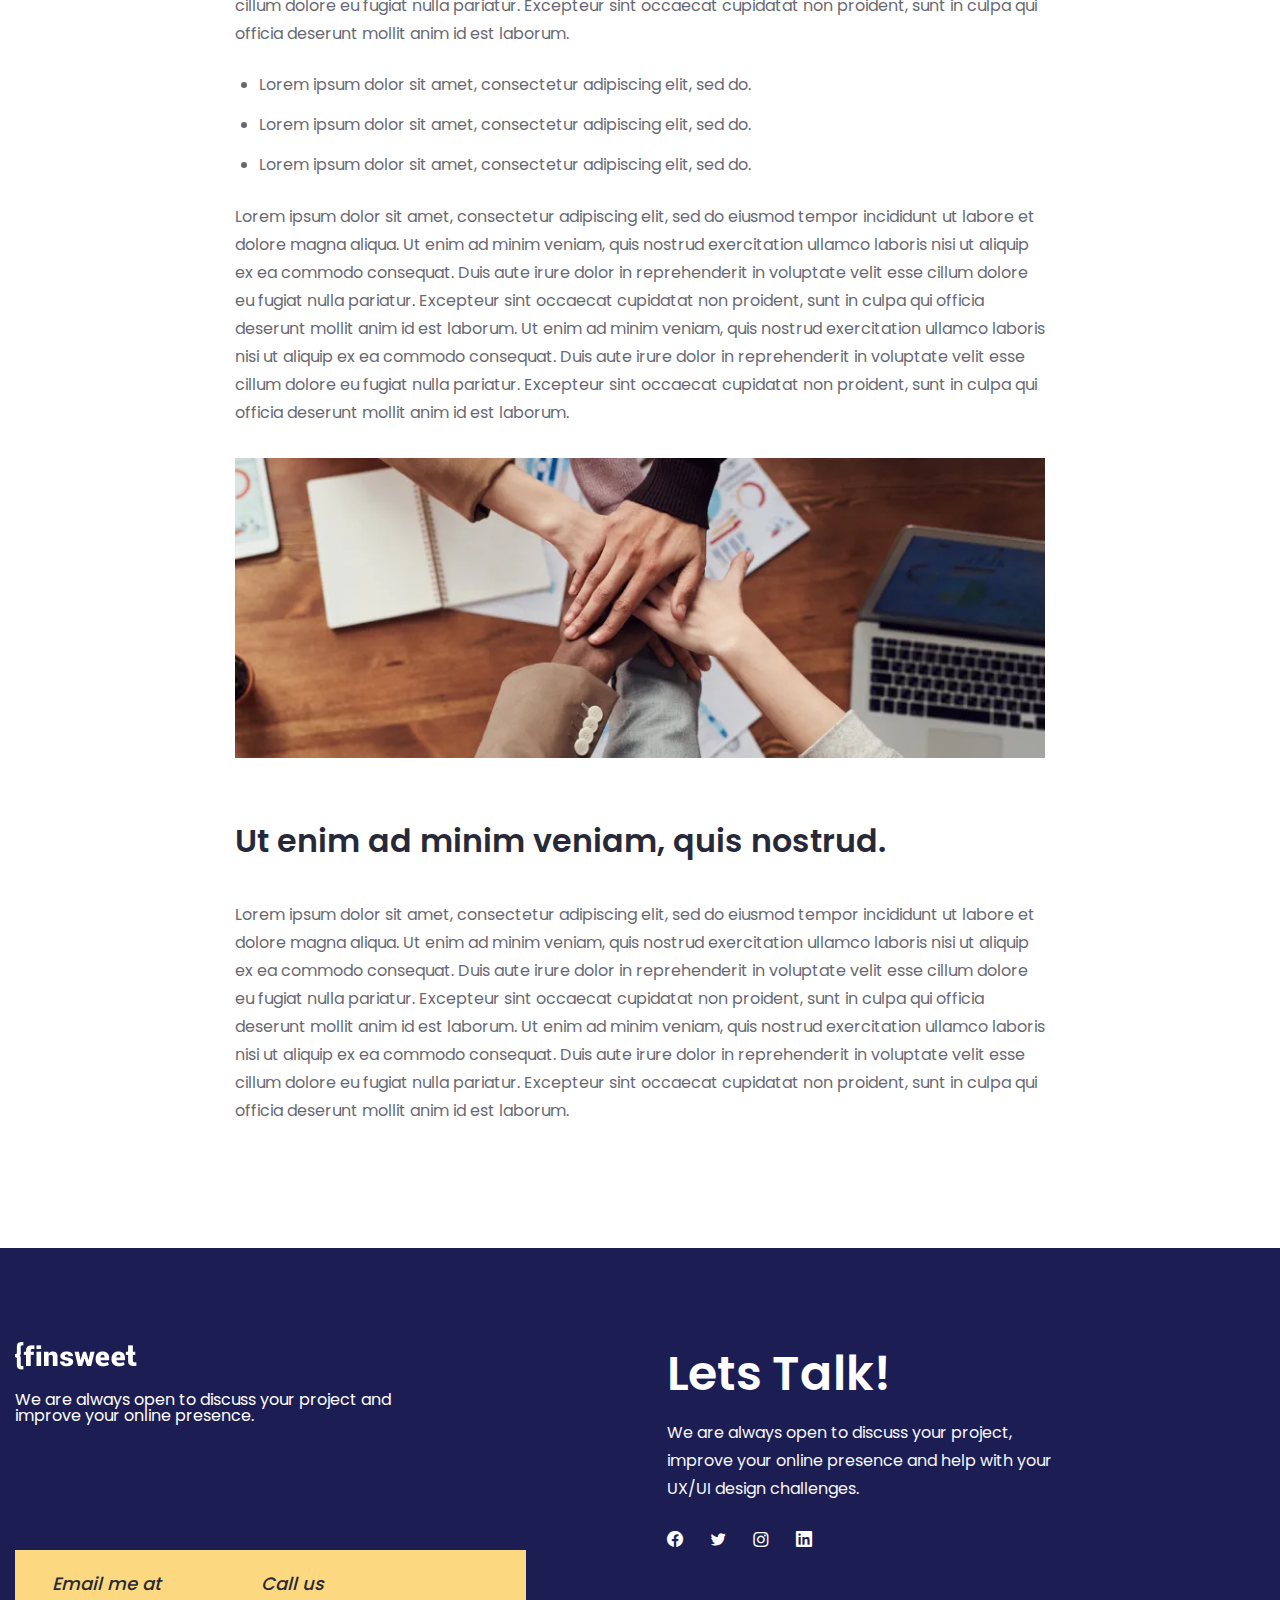
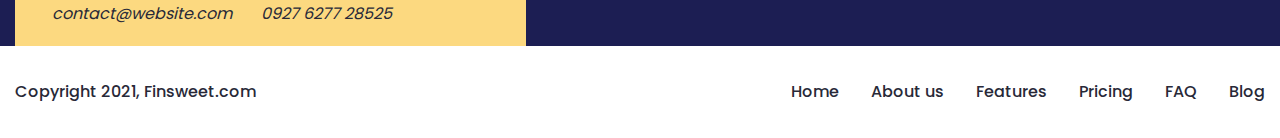
<file: readBlog.html>
<!doctype html>
<html lang="en">
	<head>
		<meta charset="UTF-8">
		<meta name="viewport" content="width=device-width, initial-scale=1.0">
		<link rel="shortcut icon" href="./assets/img/favicon.ico">
		<title>Read Blog</title>
		<script type="module" crossorigin="" src="./js/app.min.js?v=1761675259873"></script>
		<link rel="stylesheet" crossorigin="" href="./css/app.min.css?v=1761675259873">
		<link rel="stylesheet" crossorigin="" href="./css/readBlog.min.css?v=1761675259873">
		<link rel="preload" as="style" href="./css/webfonts.min.css">
		<link rel="stylesheet" media="print" onload="this.onload=null;this.removeAttribute('media');" href="./css/webfonts.min.css">
	</head>
	<body>
		<div class="wrapper">
			<header data-fls-header="" class="header">
				<div class="header__container">
					<a href="./index.html" class="header__logo">
						<img src="[data-uri]" alt="Logo Image">
					</a>
					<div class="header__menu menu">
						<button type="button" data-fls-menu="" aria-label="menu" class="menu__icon icon-menu">
							<span></span>
						</button>
						<nav class="menu__body">
							<ul class="menu__list">
								<li class="menu__item">
									<a href="./index.html" class="menu__link">Home</a>
								</li>
								<li class="menu__item">
									<a href="./about.html" class="menu__link">About us</a>
								</li>
								<li class="menu__item">
									<a href="./features.html" class="menu__link">Features</a>
								</li>
								<li class="menu__item">
									<a href="./pricing.html" class="menu__link">Pricing</a>
								</li>
								<li class="menu__item">
									<a href="./faq.html" class="menu__link">FAQ</a>
								</li>
								<li class="menu__item">
									<a href="./blog.html" class="menu__link">Blog</a>
								</li>
							</ul>
							<a href="./contact.html" class="header__button">Contact us</a>
						</nav>
					</div>
					<!--
<fetch url="@components/layout/menu/menu.js?v=1761675259873on">
<each loop='item in response'>
</each>
</fetch>
-->
				</div>
			</header>
			<main class="page page--read-blog read-blog">
				<section class="read-blog__study study">
					<div class="study__container">
						<div class="study__head">
							<h1 class="study__title">
								A UX Case Study on Creating a
								<br>
								Studious Environment for Students
							</h1>
							<div class="study__autor">
								<p>Andrew Jonson Posted on 27th January 2021</p>
							</div>
						</div>
						<div class="study__image">
							<picture>
								<source media="(max-width: 500px)" srcset="./assets/img/blogBlogPage/people-working-in-front-of-computer-500.webp" type="image/webp">
								<source media="(max-width: 1000px)" srcset="./assets/img/blogBlogPage/people-working-in-front-of-computer-1000.webp" type="image/webp">
								<img alt="People working in front of computer" src="./assets/img/blogBlogPage/people-working-in-front-of-computer.webp">
							</picture>
						</div>
					</div>
				</section>
				<section class="read-blog__story story">
					<div class="story__container">
						<article class="story__article">
							<div class="story__head">
								<h2 class="story__title">Lorem ipsum dolor sit amet, consectetur adipiscing elit.</h2>
								<div class="story__text">
									<p>
										Lorem ipsum dolor sit amet, consectetur adipiscing elit, sed do
              eiusmod tempor incididunt ut labore et dolore magna aliqua. Ut
              enim ad minim veniam, quis nostrud exercitation ullamco laboris
              nisi ut aliquip ex ea commodo consequat. Duis aute irure dolor in
              reprehenderit in voluptate velit esse cillum dolore eu fugiat
              nulla pariatur. Excepteur sint occaecat cupidatat non proident,
              sunt in culpa qui officia deserunt mollit anim id est laborum. Ut
              enim ad minim veniam, quis nostrud exercitation ullamco laboris
              nisi ut aliquip ex ea commodo consequat. Duis aute irure dolor in
              reprehenderit in voluptate velit esse cillum dolore eu fugiat
              nulla pariatur. Excepteur sint occaecat cupidatat non proident,
              sunt in culpa qui officia deserunt mollit anim id est laborum.
									</p>
								</div>
							</div>
							<div class="story__body">
								<h2 class="story__title">Ut enim ad minim veniam, quis nostrud.</h2>
								<div class="story__text">
									<p>
										Lorem ipsum dolor sit amet, consectetur adipiscing elit, sed do
              eiusmod tempor incididunt ut labore et dolore magna aliqua. Ut
              enim ad minim veniam, quis nostrud exercitation ullamco laboris
              nisi ut aliquip ex ea commodo consequat. Duis aute irure dolor in
              reprehenderit in voluptate velit esse cillum dolore eu fugiat
              nulla pariatur. Excepteur sint occaecat cupidatat non proident,
              sunt in culpa qui officia deserunt mollit anim id est laborum. Ut
              enim ad minim veniam, quis nostrud exercitation ullamco laboris
              nisi ut aliquip ex ea commodo consequat. Duis aute irure dolor in
              reprehenderit in voluptate velit esse cillum dolore eu fugiat
              nulla pariatur. Excepteur sint occaecat cupidatat non proident,
              sunt in culpa qui officia deserunt mollit anim id est laborum.
									</p>
								</div>
								<ul class="story__list">
									<li class="story__item">Lorem ipsum dolor sit amet, consectetur adipiscing elit, sed do.</li>
									<li class="story__item">Lorem ipsum dolor sit amet, consectetur adipiscing elit, sed do.</li>
									<li class="story__item">Lorem ipsum dolor sit amet, consectetur adipiscing elit, sed do.</li>
								</ul>
								<div class="story__text">
									<p>
										Lorem ipsum dolor sit amet, consectetur adipiscing elit, sed do
              eiusmod tempor incididunt ut labore et dolore magna aliqua. Ut
              enim ad minim veniam, quis nostrud exercitation ullamco laboris
              nisi ut aliquip ex ea commodo consequat. Duis aute irure dolor in
              reprehenderit in voluptate velit esse cillum dolore eu fugiat
              nulla pariatur. Excepteur sint occaecat cupidatat non proident,
              sunt in culpa qui officia deserunt mollit anim id est laborum. Ut
              enim ad minim veniam, quis nostrud exercitation ullamco laboris
              nisi ut aliquip ex ea commodo consequat. Duis aute irure dolor in
              reprehenderit in voluptate velit esse cillum dolore eu fugiat
              nulla pariatur. Excepteur sint occaecat cupidatat non proident,
              sunt in culpa qui officia deserunt mollit anim id est laborum.
									</p>
								</div>
							</div>
							<div class="story__image">
								<picture>
									<source media="(max-width: 500px)" srcset="./assets/img/blogBlogPage/people-near-wooden-table-500.webp" type="image/webp">
									<source media="(max-width: 1000px)" srcset="./assets/img/blogBlogPage/people-near-wooden-table-1000.webp" type="image/webp">
									<img alt="People near wooden table" src="./assets/img/blogBlogPage/people-near-wooden-table.webp">
								</picture>
							</div>
							<div class="story__bottom">
								<h2 class="story__title">Ut enim ad minim veniam, quis nostrud.</h2>
								<div class="story__text">
									<p>
										Lorem ipsum dolor sit amet, consectetur adipiscing elit, sed do
              eiusmod tempor incididunt ut labore et dolore magna aliqua. Ut
              enim ad minim veniam, quis nostrud exercitation ullamco laboris
              nisi ut aliquip ex ea commodo consequat. Duis aute irure dolor in
              reprehenderit in voluptate velit esse cillum dolore eu fugiat
              nulla pariatur. Excepteur sint occaecat cupidatat non proident,
              sunt in culpa qui officia deserunt mollit anim id est laborum. Ut
              enim ad minim veniam, quis nostrud exercitation ullamco laboris
              nisi ut aliquip ex ea commodo consequat. Duis aute irure dolor in
              reprehenderit in voluptate velit esse cillum dolore eu fugiat
              nulla pariatur. Excepteur sint occaecat cupidatat non proident,
              sunt in culpa qui officia deserunt mollit anim id est laborum.
									</p>
								</div>
							</div>
						</article>
					</div>
				</section>
			</main>
			<footer data-fls-footer="" class="footer">
				<div class="footer__top top-footer">
					<div class="top-footer__container">
						<div class="top-footer__content">
							<div class="top-footer__company">
								<a href="./index.html" class="top-footer__logo">
									<img src="[data-uri]" alt="Logo Footer">
								</a>
								<div class="top-footer__text">
									<p>We are always open to discuss your project and improve your online presence.</p>
								</div>
							</div>
							<div class="top-footer__social social-footer">
								<h3 class="social-footer__title">Lets Talk!</h3>
								<div class="social-footer__text">
									<p>
										We are always open to discuss your project, improve your online presence and help with your UX/UI design
              challenges.
									</p>
								</div>
								<div class="social-footer__links">
									<a class="social-footer__link --icon-fbWhite" href="https://www.facebook.com" aria-label="Facebook" target="_blank" rel="noopener noreferrer"></a>
									<a class="social-footer__link --icon-twWhite" href="https://x.com" aria-label="X (Twitter)" target="_blank" rel="noopener noreferrer"></a>
									<a class="social-footer__link --icon-instagramWhite" href="https://www.instagram.com/" aria-label="Instagram" target="_blank" rel="noopener noreferrer"></a>
									<a class="social-footer__link --icon-linkedInWhite" href="https://www.linkedin.com" aria-label="LinkedIn" target="_blank" rel="noopener noreferrer"></a>
								</div>
							</div>
						</div>
						<div class="top-footer__contact-us contact-us">
							<div class="contact-us__body">
								<address class="contact-us__email">
									<div class="contact-us__label">Email me at</div>
									<a href="mailto:contact@website.com" class="contact-us__mail">contact@website.com</a>
								</address>
								<address class="contact-us__email">
									<div class="contact-us__label">Call us</div>
									<a href="tel:0927627728525" class="contact-us__number">0927 6277 28525</a>
								</address>
							</div>
						</div>
					</div>
				</div>
				<div class="footer__bottom bottom-footer">
					<div class="bottom-footer__container">
						<div class="bottom-footer__copy">Copyright 2021, Finsweet.com</div>
						<nav class="bottom-footer__nav nav-footer">
							<ul class="nav-footer__list">
								<li class="nav-footer__item">
									<a href="./index.html" class="nav-footer__link">Home</a>
								</li>
								<li class="nav-footer__item">
									<a href="./about.html" class="nav-footer__link">About us</a>
								</li>
								<li class="nav-footer__item">
									<a href="./features.html" class="nav-footer__link">Features</a>
								</li>
								<li class="nav-footer__item">
									<a href="./pricing.html" class="nav-footer__link">Pricing</a>
								</li>
								<li class="nav-footer__item">
									<a href="./faq.html" class="nav-footer__link">FAQ</a>
								</li>
								<li class="nav-footer__item">
									<a href="./blog.html" class="nav-footer__link">Blog</a>
								</li>
							</ul>
						</nav>
					</div>
				</div>
			</footer>
		</div>
	</body>
</html>
</file>
<file: css/faq.min2.css>
.spollers{display:grid;gap:.9375rem}.spollers__item{font-size:1.25rem}.spollers__title{border:.0625rem solid #eee;border-radius:.3125rem;cursor:default;list-style:none;padding:.625rem .9375rem;position:relative;text-align:left;width:100%}.spollers__title::-webkit-details-marker,.spollers__title::marker{display:none}.--spoller-init .spollers__title{cursor:pointer}.--spoller-init .spollers__title:after,.--spoller-init .spollers__title:before{background-color:#000;content:"";height:.125rem;position:absolute;right:.625rem;top:50%;transition:transform .5s ease 0s;width:.9375rem}.--spoller-init .spollers__title:before{transform:translate(-75%,-50%) rotate(40deg)}.--spoller-init .spollers__title:after{transform:translateY(-50%) rotate(-40deg)}.--spoller-init .spollers__title.--spoller-active:before{transform:translateX(-75%) rotate(-40deg)}.--spoller-init .spollers__title.--spoller-active:after{transform:rotate(40deg)}.spollers__body{border:.0625rem solid #eee;border-radius:.3125rem;padding:1.25rem}.faq__container{display:grid;grid-template-columns:20.5rem 1fr}.faq__content{min-width:20.5rem}.faq__title{font-weight:600;line-height:147%}.accoredeon__item{position:relative}.accoredeon__item:not(:last-of-type){border-bottom:.125rem solid #f4f6fc}.accoredeon__item :not(:first-of-type){padding-top:0}.accoredeon__title{align-items:center;cursor:pointer;display:flex;font-weight:500;line-height:150%;position:relative;text-wrap:balance;width:100%}.accoredeon__title::-webkit-details-marker,.accoredeon__title::marker{display:none}.--spoller-init .accoredeon__title{cursor:pointer}.--spoller-init .accoredeon__title:after,.--spoller-init .accoredeon__title:before{background-color:#282938;content:"";height:.125rem;position:absolute;right:.625rem;top:50%;transition:transform .5s ease 0s;width:1rem}.--spoller-init .accoredeon__title:before{transform:translateY(-50%) rotate(0deg)}.--spoller-init .accoredeon__title:after{transform:translateY(-50%) rotate(90deg)}.--spoller-init .accoredeon__title.--spoller-active:before{transform:translateY(-50%) rotate(45deg)}.--spoller-init .accoredeon__title.--spoller-active:after{transform:translateY(-50%) rotate(-45deg)}.accoredeon__number{color:#2405f2;min-width:1.875rem}.accoredeon__body{font-weight:500;line-height:177%}@media (min-width:81.9375em){.faq{padding-bottom:7.875rem;padding-top:7.875rem}.faq__container{column-gap:6.875rem}.faq__title{font-size:2.375rem}.faq__title:not(:last-child){margin-bottom:1rem}.accoredeon__item{padding-bottom:2rem;padding-left:1.6875rem;padding-top:2rem}.accoredeon__title{font-size:1.5rem;gap:3.6875rem}.accoredeon__body{font-size:1.125rem;padding-bottom:3rem;padding-left:5.4375rem;padding-right:5.4375rem;padding-top:1rem}}@media (min-width:20em) and (max-width:81.9375em){.faq{padding-bottom:clamp(3.75rem,2.41801210898125rem + 6.6599394551vw,7.875rem);padding-top:clamp(3.75rem,2.41801210898125rem + 6.6599394551vw,7.875rem)}.faq__container{column-gap:clamp(3.125rem,1.91410191725625rem + 6.0544904137vw,6.875rem)}.faq__title{font-size:clamp(1.5625rem,1.3001387487375rem + 1.3118062563vw,2.375rem)}.faq__title:not(:last-child){margin-bottom:clamp(.5rem,.3385469223rem + .8072653885vw,1rem)}.accoredeon__item{padding-bottom:clamp(1.25rem,1.00782038345rem + 1.2108980827vw,2rem);padding-left:clamp(.3125rem,-.131495963675rem + 2.2199798184vw,1.6875rem);padding-top:clamp(1.25rem,1.00782038345rem + 1.2108980827vw,2rem)}.accoredeon__title{font-size:clamp(1.25rem,1.16927346115rem + .4036326942vw,1.5rem);gap:clamp(1.875rem,1.2897325933375rem + 2.9263370333vw,3.6875rem)}.accoredeon__body{font-size:clamp(.875rem,.79427346115rem + .4036326942vw,1.125rem);padding-bottom:clamp(1.25rem,.68491422805rem + 2.8254288597vw,3rem);padding-left:clamp(2.8125rem,1.96487134208125rem + 4.2381432896vw,5.4375rem);padding-right:clamp(2.8125rem,1.96487134208125rem + 4.2381432896vw,5.4375rem);padding-top:clamp(.625rem,.503910191725rem + .6054490414vw,1rem)}}@media (max-width:20em){.faq{padding-bottom:3.75rem;padding-top:3.75rem}.faq__container{column-gap:3.125rem}.faq__title{font-size:1.5625rem}.faq__title:not(:last-child){margin-bottom:.5rem}.accoredeon__item{padding-bottom:1.25rem;padding-left:.3125rem;padding-top:1.25rem}.accoredeon__title{font-size:1.25rem;gap:1.875rem}.accoredeon__body{font-size:.875rem;padding-bottom:1.25rem;padding-left:2.8125rem;padding-right:2.8125rem;padding-top:.625rem}}@media (max-width:68.125em){.faq__container{grid-template-columns:1fr;grid-template-rows:7.5rem 1fr;row-gap:3.125rem}}@media (max-width:47.99875em){.--spoller-init .accoredeon__title:after,.--spoller-init .accoredeon__title:before{right:1.875rem;top:15%}.accoredeon__title{align-items:flex-start;flex-direction:column}}@media (max-width:47.99875em) and (min-width:81.9375em){.accoredeon__title{gap:2.1875rem}}@media (max-width:47.99875em) and (min-width:20em) and (max-width:81.9375em){.accoredeon__title{gap:clamp(1.5625rem,1.360683652875rem + 1.0090817356vw,2.1875rem)}}@media (max-width:47.99875em) and (max-width:20em){.accoredeon__title{gap:1.5625rem}}
</file>
<file: css/app.min.css>
@font-face{font-display:swap;font-family:iconfont;src:url("[data-uri]") format("woff2")}[class*="--icon-"]:before{font-family:iconfont}[class*="--icon-twWhite"]:before{content:"\f101"}[class*="--icon-pricePointer"]:before{content:"\f102"}[class*="--icon-linkedInWhite"]:before{content:"\f103"}[class*="--icon-instagramWhite"]:before{content:"\f104"}[class*="--icon-iconUsers"]:before{content:"\f105"}[class*="--icon-iconTemplate"]:before{content:"\f106"}[class*="--icon-iconSupport"]:before{content:"\f107"}[class*="--icon-iconMark"]:before{content:"\f108"}[class*="--icon-iconHands"]:before{content:"\f109"}[class*="--icon-iconDelivery"]:before{content:"\f10a"}[class*="--icon-fbWhite"]:before{content:"\f10b"}[class*="--icon-arrowWhite"]:before{content:"\f10c"}*{border:0;margin:0;padding:0}*,:after,:before{box-sizing:border-box}:after,:before{display:inline-block}body,html{height:100%}body{line-height:1;scrollbar-gutter:stable;-ms-text-size-adjust:100%;-moz-text-size-adjust:100%;-webkit-text-size-adjust:100%;-webkit-font-smoothing:antialiased;-moz-osx-font-smoothing:grayscale}button,input,textarea{background-color:transparent;color:inherit;font-family:inherit;font-size:inherit;line-height:inherit}input,textarea{width:100%}label{display:inline-block}button,option,select{cursor:pointer}a{color:inherit;display:inline-block;text-decoration:none}ul li{list-style:none}img{height:auto;max-width:100%;vertical-align:middle}h1,h2,h3,h4,h5,h6{font-size:inherit;font-weight:inherit}body{color:#282938;font-family:Poppins,sans-serif;font-size:1rem;min-width:20rem}[data-fls-scrolllock] body{overflow:hidden;overscroll-behavior:none;touch-action:none}.wrapper{display:flex;flex-direction:column;min-height:100%;overflow:clip}.wrapper>main{flex:1 1 auto}.wrapper>*{min-width:0}[class*=__container]{margin:0 auto;max-width:81.9375rem;padding-left:.9375rem;padding-right:.9375rem}.content-hero__title{color:#fff;font-weight:600;line-height:137%}.content-hero__title:not(:last-child){margin-bottom:1.5rem}.content-hero__text{color:#fff;font-weight:500;line-height:175%;opacity:.7}.content-hero__text:not(:last-child){margin-bottom:3rem}.content-hero__actions{gap:2.5rem}.content-block__container,.content-hero__actions{align-items:center;display:flex}.content-block__container--reverse{flex-direction:row-reverse}.content-block__content,.content-block__image{flex:0 1 50%}.content-card{display:flex;flex-direction:column;gap:1rem}.content-card--margin{gap:unset}.content-card__eyebrow{font-weight:500;line-height:175%}.content-card__eyebrow--big-bold{line-height:177%}.content-card__eyebrow--margin-bottom-lg{margin-bottom:.5rem}.content-card__eyebrow--margin-bottom-lt{margin-bottom:.25rem}.content-card__eyebrow--height{min-height:1.875rem}.content-card__title{font-weight:600;line-height:147%}.content-card__title--big-bold{line-height:137%}.content-card__text{font-weight:400;line-height:175%;opacity:.7}.item-blog{display:flex;flex-direction:column}.item-blog__body{display:flex;flex:1 1 auto;flex-direction:column;gap:1rem}.item-blog__date{font-weight:500;line-height:175%;opacity:.7}.item-blog__title{font-weight:500;line-height:150%}.item-blog__text{font-weight:400;line-height:175%;opacity:.7}.benefits__container{align-items:center;display:flex;flex-direction:column}.benefits__head{max-width:39.375rem}.benefits__title{font-weight:600;line-height:133%;text-align:center}.benefits__body,.benefits__logo-section{display:flex;flex-wrap:wrap;justify-content:center}.benefits__logo-section{align-items:center}.card-benefits{background:#f4f6fc;display:inline-flex;flex:0 1 25.3125rem;flex-direction:column}.card-benefits__icon{color:#2405f2;font-size:1.875rem}.card-benefits__title{font-weight:500;line-height:150%}.card-benefits__text{font-weight:400;line-height:175%}.logo-section__number{font-weight:600;line-height:147%}.logo-section__text{font-weight:400;line-height:175%;opacity:.7}.study__head{text-align:center}.study__title{font-weight:600;line-height:133%}.study__autor{font-weight:500;line-height:175%;opacity:.87}.study__bottom{margin:auto;max-width:51.9375rem;text-align:center}.study__text{font-weight:400;line-height:175%;opacity:.7}.menu__body{align-items:center;display:flex;gap:3rem}.menu__list{display:flex;flex-wrap:wrap;gap:2rem}.menu__link{color:#bbbbcb;font-weight:500;line-height:175%;transition:color .3s ease,text-shadow .3s ease}.menu__link:hover{color:#fff;text-shadow:0 0 .3125rem hsla(0,0%,100%,.5)}.menu__link--active{color:#fff}.icon-menu{display:none}.header{background-color:#1c1e53}.header__container{align-items:center;display:flex;gap:1.875rem;justify-content:space-between;min-height:5.75rem}.header__logo{position:relative;z-index:5}.header__button{border:.125rem solid #f4f6fc;border-radius:2.5625rem;color:#fff;padding:1rem 3rem;transition:background .3s ease,border-color .3s ease,color .3s ease}.header__button:hover{background:#fcd980;border-color:#fcd980;color:#282938}.footer__top{background:#1c1e53}.top-footer__content{display:flex}.top-footer__company{height:100%;max-width:24.9375rem}.top-footer__logo:not(:last-child){margin-bottom:1.375rem}.top-footer__text{color:#fff}.top-footer__social{height:100%;max-width:24.9375rem}.social-footer__title{color:#fff;font-weight:600;line-height:133%}.social-footer__title:not(:last-child){margin-bottom:.875rem}.social-footer__text{color:#f4f6fc;font-weight:400;line-height:175%}.social-footer__text:not(:last-child){margin-bottom:1.75rem}.social-footer__links{align-items:center;display:flex;gap:1.6875rem}.social-footer__link{color:#fff;transition:color .4s ease-in-out,transform .3s}.social-footer__link:hover{color:#fcd980;transform:scale(1.1) rotate(5deg)}.contact-us{background:#fcd980;display:inline-block}.contact-us__body{align-items:center;display:flex;gap:1.8125rem;padding-bottom:1.125rem;padding-left:2.3125rem;padding-top:1.125rem}.contact-us__label{font-size:1.125rem;font-weight:500;line-height:177%}.contact-us__mail{font-weight:400;line-height:175%;transition:color .3s ease,filter .3s ease}.contact-us__mail:hover{filter:brightness(1.3)}.contact-us__number{font-weight:400;line-height:175%;transition:color .3s ease,filter .3s ease}.contact-us__number:hover{filter:brightness(1.3)}.bottom-footer__container{align-items:center;display:flex;gap:1.25rem;justify-content:space-between;min-height:5.75rem}.bottom-footer__copy{font-weight:500;line-height:175%}.nav-footer__list{display:flex;gap:2rem}.nav-footer__link{font-weight:500;line-height:175%;transition:color .3s ease}.nav-footer__link:hover{color:#4a47c7}@media (min-width:81.9375em){.content-hero__title{font-size:3.375rem}.content-block__container{gap:5rem}.content-block__container--big-gap{gap:8.625rem}.content-card__eyebrow{font-size:1rem}.content-card__eyebrow--big-bold{font-size:1.125rem}.content-card__title{font-size:2.375rem}.content-card__title--big-bold{font-size:3.375rem}.content-card__title--margin-bottom-lg{margin-bottom:1.9375rem}.content-card__title--margin-bottom-lt{margin-bottom:1rem}.content-card__text{font-size:1rem}.item-blog__image{margin-bottom:2.5rem}.item-blog__body{margin-bottom:2rem}.item-blog__title{font-size:1.5rem}.benefits__container{gap:3rem}.benefits__title{font-size:3rem}.benefits__body{gap:2rem}.benefits__logo-section{gap:3.75rem}.card-benefits{padding:3rem}.card-benefits__icon:not(:last-child){margin-bottom:1.625rem}.card-benefits__title{font-size:1.5rem}.card-benefits__title:not(:last-child){margin-bottom:1rem}.logo-section--mb{margin-bottom:3rem}.logo-section__number{font-size:2.375rem}.study__head{margin-bottom:2rem}.study__title{font-size:3rem}.study__title:not(:last-child){margin-bottom:1rem}.study__image:not(:last-child){margin-bottom:3rem}.study__text:not(:last-child){margin-bottom:1rem}.footer__top{padding-top:6rem}.top-footer__content{gap:16.25rem}.social-footer__title{font-size:3rem}.contact-us__body{padding-right:8.5625rem}}@media (min-width:20em) and (max-width:81.9375em){.content-hero__title{font-size:clamp(1.875rem,1.3906407669rem + 2.4217961655vw,3.375rem)}.content-block__container{gap:clamp(2.5rem,1.69273461150625rem + 4.0363269425vw,5rem)}.content-block__container--big-gap{gap:clamp(3.125rem,1.34901614530625rem + 8.8799192735vw,8.625rem)}.content-card__eyebrow{font-size:clamp(.875rem,.834636730575rem + .2018163471vw,1rem)}.content-card__eyebrow--big-bold{font-size:clamp(1rem,.959636730575rem + .2018163471vw,1.125rem)}.content-card__title{font-size:clamp(1.5625rem,1.3001387487375rem + 1.3118062563vw,2.375rem)}.content-card__title--big-bold{font-size:clamp(1.875rem,1.3906407669rem + 2.4217961655vw,3.375rem)}.content-card__title--margin-bottom-lg{margin-bottom:clamp(1.25rem,1.0280020181625rem + 1.1099899092vw,1.9375rem)}.content-card__title--margin-bottom-lt{margin-bottom:clamp(.625rem,.503910191725rem + .6054490414vw,1rem)}.content-card__text{font-size:clamp(.875rem,.834636730575rem + .2018163471vw,1rem)}.item-blog__image{margin-bottom:clamp(1.5625rem,1.2597754793125rem + 1.5136226034vw,2.5rem)}.item-blog__body{margin-bottom:clamp(1.25rem,1.00782038345rem + 1.2108980827vw,2rem)}.item-blog__title{font-size:clamp(1.25rem,1.16927346115rem + .4036326942vw,1.5rem)}.benefits__container{gap:clamp(1.875rem,1.511730575175rem + 1.8163471241vw,3rem)}.benefits__title{font-size:clamp(2rem,1.6770938446rem + 1.614530777vw,3rem)}.benefits__body{gap:clamp(1.25rem,1.00782038345rem + 1.2108980827vw,2rem)}.benefits__logo-section{gap:clamp(1.875rem,1.269550958625rem + 3.0272452069vw,3.75rem)}.card-benefits{padding:clamp(1.875rem,1.511730575175rem + 1.8163471241vw,3rem)}.card-benefits__icon:not(:last-child){margin-bottom:clamp(1rem,.798183652875rem + 1.0090817356vw,1.625rem)}.card-benefits__title{font-size:clamp(1.25rem,1.16927346115rem + .4036326942vw,1.5rem)}.card-benefits__title:not(:last-child){margin-bottom:clamp(.5rem,.3385469223rem + .8072653885vw,1rem)}.logo-section--mb{margin-bottom:clamp(1.5rem,1.0156407669rem + 2.4217961655vw,3rem)}.logo-section__number{font-size:clamp(1.5625rem,1.3001387487375rem + 1.3118062563vw,2.375rem)}.study__head{margin-bottom:clamp(1.4375rem,1.2558652875875rem + .9081735621vw,2rem)}.study__title{font-size:clamp(2rem,1.6770938446rem + 1.614530777vw,3rem)}.study__title:not(:last-child){margin-bottom:clamp(.5rem,.3385469223rem + .8072653885vw,1rem)}.study__image:not(:last-child){margin-bottom:clamp(1.5625rem,1.0983224016125rem + 2.3208879919vw,3rem)}.study__text:not(:last-child){margin-bottom:clamp(.5rem,.3385469223rem + .8072653885vw,1rem)}.footer__top{padding-top:clamp(3rem,2.03128153380625rem + 4.843592331vw,6rem)}.top-footer__content{gap:clamp(2.5rem,-1.93995963673125rem + 22.1997981837vw,16.25rem)}.social-footer__title{font-size:clamp(1.875rem,1.511730575175rem + 1.8163471241vw,3rem)}.contact-us__body{padding-right:clamp(2.3125rem,.29433652875625rem + 10.0908173562vw,8.5625rem)}}@media (max-width:20em){.content-hero__title{font-size:1.875rem}.content-block__container{gap:2.5rem}.content-block__container--big-gap{gap:3.125rem}.content-card__eyebrow{font-size:.875rem}.content-card__eyebrow--big-bold{font-size:1rem}.content-card__title{font-size:1.5625rem}.content-card__title--big-bold{font-size:1.875rem}.content-card__title--margin-bottom-lg{margin-bottom:1.25rem}.content-card__title--margin-bottom-lt{margin-bottom:.625rem}.content-card__text{font-size:.875rem}.item-blog__image{margin-bottom:1.5625rem}.item-blog__body{margin-bottom:1.25rem}.item-blog__title{font-size:1.25rem}.benefits__container{gap:1.875rem}.benefits__title{font-size:2rem}.benefits__body{gap:1.25rem}.benefits__logo-section{gap:1.875rem}.card-benefits{padding:1.875rem}.card-benefits__icon:not(:last-child){margin-bottom:1rem}.card-benefits__title{font-size:1.25rem}.card-benefits__title:not(:last-child){margin-bottom:.5rem}.logo-section--mb{margin-bottom:1.5rem}.logo-section__number{font-size:1.5625rem}.study__head{margin-bottom:1.4375rem}.study__title{font-size:2rem}.study__title:not(:last-child){margin-bottom:.5rem}.study__image:not(:last-child){margin-bottom:1.5625rem}.study__text:not(:last-child){margin-bottom:.5rem}.footer__top{padding-top:3rem}.top-footer__content{gap:2.5rem}.social-footer__title{font-size:1.875rem}.contact-us__body{padding-right:2.3125rem}}@media (max-width:29.99875em){.contact-us__body,.content-hero__actions{flex-direction:column}.contact-us__body{align-items:flex-start;gap:1.25rem}}@media (max-width:47.99875em){.content-block__container,.top-footer__content{flex-direction:column}.top-footer__content{margin-bottom:.9375rem}.bottom-footer__container{padding-top:.9375rem}.nav-footer__list{display:grid;grid-template:repeat(2,1fr)/repeat(3,1fr);justify-items:center;row-gap:1rem}}@media (min-width:61.99875em) and (max-width:77.6875em) and (min-width:81.9375em){.content-card__title--height{height:6.625rem}}@media (min-width:61.99875em) and (max-width:77.6875em) and (min-width:20em) and (max-width:81.9375em){.content-card__title--height{height:clamp(2.8125rem,1.58142028254375rem + 6.1553985873vw,6.625rem)}}@media (min-width:61.99875em) and (max-width:77.6875em) and (max-width:20em){.content-card__title--height{height:2.8125rem}}@media (max-width:61.99875em){.menu__body{background-color:#1c1e53;flex-direction:column;height:100%;overflow:auto;padding:6.25rem .9375rem 1.875rem;text-align:center}.menu__body,.menu__body:before{left:-100%;position:fixed;top:0;transition:left .3s;width:100%;z-index:2}.menu__body:before{content:"";height:4.375rem}[data-fls-menu-open] .menu__body,[data-fls-menu-open] .menu__body:before{left:0}.menu__list{flex-direction:column}.menu__link{font-size:1.5rem}.icon-menu{display:block;height:1.125rem;position:relative;width:1.875rem;z-index:5}.icon-menu span,.icon-menu:after,.icon-menu:before{background-color:#fff;content:"";height:.125rem;position:absolute;right:0;transition:all .3s ease 0s;width:100%}.icon-menu:before{top:0}.icon-menu:after{bottom:0}.icon-menu span{top:calc(50% - .0625rem)}[data-fls-menu-open] .icon-menu span{width:0}[data-fls-menu-open] .icon-menu:before{top:calc(50% - .0625rem);transform:rotate(-45deg)}[data-fls-menu-open] .icon-menu:after{bottom:calc(50% - .0625rem);transform:rotate(45deg)}.header__button{font-size:1.75rem}}@media (max-width:61.99875em) and (any-hover:none){.icon-menu{cursor:default}}@media (max-width:35.43625em){.bottom-footer__container{flex-direction:column;padding-bottom:.9375rem;padding-top:.9375rem}}
</file>
<file: css/index.min.css>
.swiper{overflow:hidden}.swiper-initialized{touch-action:pan-y}.swiper-wrapper{box-sizing:content-box;display:flex;height:100%;position:relative;width:100%}.swiper-vertical .swiper-wrapper{flex-direction:column}.swiper-autoheight .swiper-wrapper{align-items:flex-start}.swiper-initialized .swiper-slide{flex-shrink:0}.swiper-android .swiper-slide,.swiper-android .swiper-wrapper{transform:translateZ(0)}.swiper-button-lock{display:none!important}.hero{background-color:#1c1e53}.hero__container{align-items:center;display:flex;gap:3.75rem}.hero__content,.hero__image{flex:0 1 50%}.work{background:#f4f6fc}.work__container{align-items:flex-start;display:flex}.work__content{display:flex;flex-direction:column;gap:1rem}.work__title{font-weight:600;line-height:133%}.work__text{font-weight:400;line-height:175%;opacity:.7}.work__cards{column-gap:1.5625rem;display:grid;grid-template:repeat(2,1fr)/repeat(2,1fr);row-gap:3rem}.card__image:not(:last-child){margin-bottom:1rem}.card__title{font-weight:500;line-height:150%}.card__title:not(:last-child){margin-bottom:.5rem}.card__text{font-weight:400;line-height:175%;opacity:.7}.projects__header{align-items:center;display:flex;justify-content:space-between}.projects__title{font-weight:600;line-height:133%}.projects__items{column-gap:1.4375rem;display:grid;grid-template-columns:minmax(auto,52.6875rem) minmax(auto,25.875rem);grid-template-rows:repeat(2,1fr);row-gap:2rem}.main-item{align-items:flex-end;background-image:url(../assets/img/homeProjects/mainCard.webp);background-position:50%;background-size:cover;display:flex;grid-row:span 2;position:relative}.main-item__overlay{background:linear-gradient(180deg,rgba(28,30,83,.4) 42%,#1c1e53);height:100%;left:0;pointer-events:none;position:absolute;top:0;width:47%}.main-item__content{max-width:22rem;position:relative;z-index:2}.main-item__title{color:#fff;font-weight:600;line-height:150%}.main-item__text{color:#fff;font-weight:500;line-height:175%}.second-item{align-items:flex-end;background-image:url(../assets/img/homeProjects/secondCard.webp);background-position:50%;background-size:cover;display:flex;position:relative}.second-item__overlay{background:linear-gradient(180deg,rgba(28,30,83,.4) 42%,#1c1e53);height:100%;left:0;pointer-events:none;position:absolute;top:0;width:100%}.second-item__content{position:relative;z-index:2}.second-item__title{color:#fff;font-weight:600;line-height:150%}.third-item{background-image:url(../assets/img/homeProjects/thirdCard.webp);background-position:50%;background-size:cover}.features{background:#f4f6fc}.features__header{margin:auto;max-width:39.375rem;text-align:center}.features__label{font-weight:500;line-height:175%}.features__title{font-weight:600;line-height:133%}.features__body{column-gap:2rem;display:grid;grid-template:repeat(2,1fr)/repeat(3,1fr);row-gap:1.5rem}.card-features{background:#fff;display:flex;flex-direction:column}.card-features__icon{color:#2405f2;font-size:2rem}.card-features__title{font-weight:500;line-height:150%}.card-features__text{font-weight:400;line-height:175%}.testimonials{background:rgba(244,246,252,.502)}.testimonials__container{display:flex}.testimonials__content{min-width:20.4375rem}.testimonials__title{font-weight:600;line-height:147%}.testimonials__text{font-weight:400;line-height:175%;opacity:.7}.slider-testimonials{position:relative}.slider-testimonials__text{font-weight:500;line-height:150%}.slider-testimonials__navigation{bottom:.625rem;display:flex;gap:.6875rem;position:absolute;right:.9375rem;z-index:2}.slider-testimonials__next,.slider-testimonials__prev{background:#2405f2;border-radius:50%;height:3rem;position:relative;transition:transform .3s ease,box-shadow .3s ease;width:3rem}.slider-testimonials__next:hover,.slider-testimonials__prev:hover{box-shadow:0 0 .625rem rgba(47,85,212,.4);transform:scale(1.05)}.slider-testimonials__next:active,.slider-testimonials__prev:active{transform:scale(.95)}.slider-testimonials__next:after,.slider-testimonials__prev:after{content:"";height:1.375rem;left:50%;position:absolute;top:50%;transform:translate(-50%,-50%);transition:transform .3s ease;width:.8125rem;z-index:10}.slider-testimonials__next.swiper-button-disabled,.slider-testimonials__prev.swiper-button-disabled{background:#fff;pointer-events:none}.slider-testimonials__next.swiper-button-disabled:after,.slider-testimonials__prev.swiper-button-disabled:after{filter:grayscale(1);transform:translate(-50%,-50%)}.slider-testimonials__prev:after{background:url([data-uri])}.slider-testimonials__prev:hover:after{transform:translate(-50%,-50%) translateX(-.125rem)}.slider-testimonials__prev.swiper-button-disabled:after{background:url([data-uri])}.slider-testimonials__next:after{background:url([data-uri])}.slider-testimonials__next:hover:after{transform:translate(-50%,-50%) translateX(.125rem)}.slider-testimonials__next.swiper-button-disabled:after{background:url([data-uri])}.profile{display:flex;gap:.875rem}.profile__name{font-weight:500;line-height:177%}.profile__designation{font-weight:500;line-height:233%}.contact__container{display:flex}.contact__content{background-image:url(../assets/img/startup/bgPhoto.webp);background-position:30% 0;background-size:cover;flex:0 1 50%;height:43.125rem;position:relative}.contact__content:after{background:rgba(28,30,83,.502);bottom:0;content:"";left:0;position:absolute;right:0;top:0;z-index:1}.contact__form{flex:0 1 50%}.content-contact__body{position:relative;z-index:2}.content-contact__title{color:#fff;font-weight:600;line-height:137%}.content-contact__text{color:#fff;font-weight:500;line-height:175%}.form{background:#1c1e53}.form__body{display:flex;flex-direction:column}.form__title{color:#fff;font-weight:500;line-height:150%}.form__title:not(:last-child){margin-bottom:1rem}.form__text{color:#fff;font-weight:500;line-height:175%}.form__inputs{display:flex;flex-direction:column;gap:1rem}.form__input{background:transparent;border:.125rem solid hsla(0,0%,100%,.314);border-radius:.5rem;color:#fff;padding-bottom:1.125rem;padding-top:1.125rem}.form__actions{display:flex;flex-direction:column;gap:1.625rem}.form__link{align-items:center;display:inline-flex;justify-content:center}.blog__title{font-weight:600;line-height:133%}.blog__body{display:flex;flex-wrap:wrap;gap:2rem;justify-content:space-around}.blog__item{flex:0 1 25.3125rem}@media (min-width:81.9375em){.page__hero{padding-bottom:7.875rem}.page__hero,.page__work{padding-top:7.875rem}.page__work{padding-bottom:7.875rem}.page__projects{padding-bottom:8.4375rem;padding-top:7.5625rem}.page__features{padding-bottom:7.875rem}.page__features,.page__testimonials{padding-top:7.875rem}.page__testimonials{padding-bottom:7.875rem}.page__contact{padding-bottom:3.9375rem}.page__blog{padding-bottom:7.875rem;padding-top:3.9375rem}.work__container{gap:9.1875rem}.work__title{font-size:3rem}.card__title{font-size:2rem}.projects__header{margin-bottom:4rem}.projects__title{font-size:3rem}.main-item{height:37.5rem}.main-item__content{padding-bottom:4.6875rem;padding-left:3.4375rem}.main-item__title{font-size:1.5rem}.main-item__title:not(:last-child){margin-bottom:1rem}.main-item__text:not(:last-child){margin-bottom:2.5rem}.second-item{height:17.75rem}.second-item__content{padding-bottom:3.4375rem;padding-left:2.8125rem}.second-item__title{font-size:1.5rem}.third-item{height:17.75rem}.features__header{margin-bottom:2.9375rem}.features__title{font-size:3rem}.card-features{padding:3rem}.card-features__icon:not(:last-child){margin-bottom:1.4375rem}.card-features__title{font-size:1.5rem}.card-features__title:not(:last-child){margin-bottom:1rem}.testimonials__container{gap:6.875rem}.testimonials__title{font-size:2.375rem}.testimonials__title:not(:last-child){margin-bottom:1rem}.slider-testimonials__text{font-size:2rem;margin-bottom:3rem}.profile__name{font-size:1.125rem}.profile__designation{font-size:.75rem}.content-contact__body{padding-left:6rem;padding-right:6rem;padding-top:6rem}.content-contact__title{font-size:3.375rem}.content-contact__title:not(:last-child){margin-bottom:1.5rem}.form__body{padding-left:6rem;padding-right:6rem;padding-top:6rem}.form__head:not(:last-child){margin-bottom:2.5rem}.form__title{font-size:2rem}.form__inputs:not(:last-child){margin-bottom:2.5rem}.form__input{padding-left:2rem}.form__actions{margin-bottom:2.4375rem}.blog__header{margin-bottom:4rem}.blog__title{font-size:3rem}}@media (min-width:20em) and (max-width:81.9375em){.page__hero{padding-bottom:clamp(3.75rem,2.41801210898125rem + 6.6599394551vw,7.875rem)}.page__hero,.page__work{padding-top:clamp(3.75rem,2.41801210898125rem + 6.6599394551vw,7.875rem)}.page__work{padding-bottom:clamp(3.75rem,2.41801210898125rem + 6.6599394551vw,7.875rem)}.page__projects{padding-bottom:clamp(4.0625rem,2.64978557013125rem + 7.0635721493vw,8.4375rem);padding-top:clamp(3.75rem,2.51892028254375rem + 6.1553985873vw,7.5625rem)}.page__features{padding-bottom:clamp(3.75rem,2.41801210898125rem + 6.6599394551vw,7.875rem)}.page__features,.page__testimonials{padding-top:clamp(3.75rem,2.41801210898125rem + 6.6599394551vw,7.875rem)}.page__testimonials{padding-bottom:clamp(3.75rem,2.41801210898125rem + 6.6599394551vw,7.875rem)}.page__contact{padding-bottom:clamp(3.75rem,3.6894550958625rem + .3027245207vw,3.9375rem)}.page__blog{padding-bottom:clamp(3.75rem,2.41801210898125rem + 6.6599394551vw,7.875rem);padding-top:clamp(3.75rem,3.6894550958625rem + .3027245207vw,3.9375rem)}.work__container{gap:clamp(5rem,3.64783047426875rem + 6.7608476287vw,9.1875rem)}.work__title{font-size:clamp(2.1875rem,1.9251387487375rem + 1.3118062563vw,3rem)}.card__title{font-size:clamp(1.5625rem,1.4212285570125rem + .7063572149vw,2rem)}.projects__header{margin-bottom:clamp(2.5rem,2.0156407669rem + 2.4217961655vw,4rem)}.projects__title{font-size:clamp(2.1875rem,1.9251387487375rem + 1.3118062563vw,3rem)}.main-item{height:clamp(18.75rem,12.695509586275rem + 30.2724520686vw,37.5rem)}.main-item__content{padding-bottom:clamp(1.25rem,.14001009081875rem + 5.5499495459vw,4.6875rem);padding-left:clamp(.625rem,-.28317356205625rem + 4.5408678103vw,3.4375rem)}.main-item__title{font-size:clamp(1.25rem,1.16927346115rem + .4036326942vw,1.5rem)}.main-item__title:not(:last-child){margin-bottom:clamp(.5rem,.3385469223rem + .8072653885vw,1rem)}.main-item__text:not(:last-child){margin-bottom:clamp(1.125rem,.681004036325rem + 2.2199798184vw,2.5rem)}.second-item{height:clamp(10rem,7.4974772956625rem + 12.5126135217vw,17.75rem)}.second-item__content{padding-bottom:clamp(1.25rem,.5436427850625rem + 3.5317860747vw,3.4375rem);padding-left:clamp(.9375rem,.332050958625rem + 3.0272452069vw,2.8125rem)}.second-item__title{font-size:clamp(1.25rem,1.16927346115rem + .4036326942vw,1.5rem)}.third-item{height:clamp(10rem,7.4974772956625rem + 12.5126135217vw,17.75rem)}.features__header{margin-bottom:clamp(1.875rem,1.5319122098875rem + 1.7154389506vw,2.9375rem)}.features__title{font-size:clamp(2rem,1.6770938446rem + 1.614530777vw,3rem)}.card-features{padding:clamp(1.875rem,1.511730575175rem + 1.8163471241vw,3rem)}.card-features__icon:not(:last-child){margin-bottom:clamp(1rem,.8587285570125rem + .7063572149vw,1.4375rem)}.card-features__title{font-size:clamp(1.25rem,1.16927346115rem + .4036326942vw,1.5rem)}.card-features__title:not(:last-child){margin-bottom:clamp(.5rem,.3385469223rem + .8072653885vw,1rem)}.testimonials__container{gap:clamp(3.125rem,1.91410191725625rem + 6.0544904137vw,6.875rem)}.testimonials__title{font-size:clamp(1.5625rem,1.3001387487375rem + 1.3118062563vw,2.375rem)}.testimonials__title:not(:last-child){margin-bottom:clamp(.5rem,.3385469223rem + .8072653885vw,1rem)}.slider-testimonials__text{font-size:clamp(1.25rem,1.00782038345rem + 1.2108980827vw,2rem);margin-bottom:clamp(1.875rem,1.511730575175rem + 1.8163471241vw,3rem)}.profile__name{font-size:clamp(.875rem,.79427346115rem + .4036326942vw,1.125rem)}.profile__designation{font-size:clamp(.625rem,.584636730575rem + .2018163471vw,.75rem)}.content-contact__body{padding-left:clamp(2.8125rem,1.78323662966875rem + 5.1463168517vw,6rem);padding-right:clamp(2.8125rem,1.78323662966875rem + 5.1463168517vw,6rem);padding-top:clamp(2.8125rem,1.78323662966875rem + 5.1463168517vw,6rem)}.content-contact__title{font-size:clamp(1.875rem,1.3906407669rem + 2.4217961655vw,3.375rem)}.content-contact__title:not(:last-child){margin-bottom:clamp(1rem,.8385469223rem + .8072653885vw,1.5rem)}.form__body{padding-left:clamp(2.8125rem,1.78323662966875rem + 5.1463168517vw,6rem);padding-right:clamp(2.8125rem,1.78323662966875rem + 5.1463168517vw,6rem);padding-top:clamp(2.8125rem,1.78323662966875rem + 5.1463168517vw,6rem)}.form__head:not(:last-child){margin-bottom:clamp(1.25rem,.84636730575rem + 2.0181634712vw,2.5rem)}.form__title{font-size:clamp(1.5625rem,1.4212285570125rem + .7063572149vw,2rem)}.form__inputs:not(:last-child){margin-bottom:clamp(1.25rem,.84636730575rem + 2.0181634712vw,2.5rem)}.form__input{padding-left:clamp(1.25rem,1.00782038345rem + 1.2108980827vw,2rem)}.form__actions{margin-bottom:clamp(1.5625rem,1.279957114025rem + 1.4127144299vw,2.4375rem)}.blog__header{margin-bottom:clamp(2rem,1.3541876892rem + 3.229061554vw,4rem)}.blog__title{font-size:clamp(2rem,1.6770938446rem + 1.614530777vw,3rem)}}@media (max-width:20em){.page__hero{padding-bottom:3.75rem}.page__hero,.page__work{padding-top:3.75rem}.page__work{padding-bottom:3.75rem}.page__projects{padding-bottom:4.0625rem}.page__features,.page__projects{padding-top:3.75rem}.page__features{padding-bottom:3.75rem}.page__testimonials{padding-top:3.75rem}.page__contact,.page__testimonials{padding-bottom:3.75rem}.page__blog{padding-bottom:3.75rem;padding-top:3.75rem}.work__container{gap:5rem}.work__title{font-size:2.1875rem}.card__title{font-size:1.5625rem}.projects__header{margin-bottom:2.5rem}.projects__title{font-size:2.1875rem}.main-item{height:18.75rem}.main-item__content{padding-bottom:1.25rem;padding-left:.625rem}.main-item__title{font-size:1.25rem}.main-item__title:not(:last-child){margin-bottom:.5rem}.main-item__text:not(:last-child){margin-bottom:1.125rem}.second-item{height:10rem}.second-item__content{padding-bottom:1.25rem;padding-left:.9375rem}.second-item__title{font-size:1.25rem}.third-item{height:10rem}.features__header{margin-bottom:1.875rem}.features__title{font-size:2rem}.card-features{padding:1.875rem}.card-features__icon:not(:last-child){margin-bottom:1rem}.card-features__title{font-size:1.25rem}.card-features__title:not(:last-child){margin-bottom:.5rem}.testimonials__container{gap:3.125rem}.testimonials__title{font-size:1.5625rem}.testimonials__title:not(:last-child){margin-bottom:.5rem}.slider-testimonials__text{font-size:1.25rem;margin-bottom:1.875rem}.profile__name{font-size:.875rem}.profile__designation{font-size:.625rem}.content-contact__body{padding-left:2.8125rem;padding-right:2.8125rem;padding-top:2.8125rem}.content-contact__title{font-size:1.875rem}.content-contact__title:not(:last-child){margin-bottom:1rem}.form__body{padding-left:2.8125rem;padding-right:2.8125rem;padding-top:2.8125rem}.form__head:not(:last-child){margin-bottom:1.25rem}.form__title{font-size:1.5625rem}.form__inputs:not(:last-child){margin-bottom:1.25rem}.form__input{padding-left:1.25rem}.form__actions{margin-bottom:1.5625rem}.blog__header{margin-bottom:2rem}.blog__title{font-size:2rem}}@media (max-width:61.99875em){.hero__container,.work__container{flex-direction:column}.projects__items{grid-template-columns:repeat(2,1fr);grid-template-rows:repeat(3,1fr)}.main-item{grid-column:span 2}.features__body{grid-template:repeat(3,1fr)/repeat(2,1fr)}.contact__container,.testimonials__container{flex-direction:column}}@media (max-width:29.99875em){.work__cards{grid-template:repeat(4,1fr)/1fr}.card{text-align:center}.features__body{grid-template:repeat(6,1fr)/1fr}}@media (max-width:47.99875em){.projects__header{align-items:flex-start;flex-direction:column;row-gap:.9375rem}.projects__items{grid-template-columns:1fr;grid-template-rows:repeat(4,1fr)}.main-item{grid-column:1/-1}.main-item__overlay{width:100%}.third-item{background-position:top}}@media ((min-width:61.99875em) and (max-width:75.125em)){.main-item__overlay{width:63%}}@media (max-width:61.99875em) and (min-width:81.9375em){.content-contact__body{padding-bottom:6rem}}@media (max-width:61.99875em) and (min-width:20em) and (max-width:81.9375em){.content-contact__body{padding-bottom:clamp(2.8125rem,1.78323662966875rem + 5.1463168517vw,6rem)}}@media (max-width:61.99875em) and (max-width:20em){.content-contact__body{padding-bottom:2.8125rem}}
</file>
<file: css/button.min.css>
.button{border-radius:2.5625rem;display:inline-flex}.button--fw{width:100%}.button--yellow{background:#fcd980;border:.0625rem solid #fcd980;transition:background .3s ease,border-color .3s ease,color .3s ease}.button--black,.button--yellow{font-size:1.125rem;font-weight:600;line-height:177%;padding:.9375rem 3.5rem}.button--black{background:#282938;border:.0625rem solid transparent;color:#f4f6fc;transition:color .3s ease,border-color .3s ease}.button--yellow-form{background:#fcd980;border:.0625rem solid transparent;border-radius:2.5625rem;font-size:1.125rem;font-weight:600;line-height:177%;padding-bottom:.9375rem;padding-top:.9375rem;transition:background .3s ease,border-color .3s ease,color .3s ease}.button--link{color:#fff;line-height:175%}.button--link,.button--link-blue{align-items:center;display:flex;font-weight:500;gap:1rem;transition:color .3s ease}.button--link-blue{color:#2405f2;line-height:177%}.button--link-black,.button--link-yellow{align-items:center;display:flex;font-weight:500;gap:1rem;line-height:175%;transition:color .3s ease}.button--link-yellow{color:#fcd980}.button--link-form{align-items:center;color:#fff;display:flex;font-weight:500;gap:1rem;line-height:177%;transition:color .3s ease}.button--link-blog{color:#2405f2;font-weight:400;line-height:175%;transition:color .3s ease}.--icon-arrowWhite{padding-bottom:.25rem}@media (any-hover:hover){.button--yellow:hover{background:transparent;border-color:#fff;color:#fff}.button--black:hover{border-color:#fcd980;color:#fcd980}.button--yellow-form:hover{background:transparent;border-color:#fff;color:#fff}.button--link:hover{color:#fcd980}.button--link .--icon-arrowWhite{padding-bottom:.25rem;transition:transform .3s ease,color .3s ease}.button--link:hover .--icon-arrowWhite{transform:translateX(.3125rem)}.button--link-blue:hover{color:#5a39ff}.button--link-blue .--icon-arrowWhite{padding-bottom:.25rem;transition:transform .3s ease,color .3s ease}.button--link-blue:hover .--icon-arrowWhite{transform:translateX(.3125rem)}.button--link-black:hover{color:#535460}.button--link-black .--icon-arrowWhite{padding-bottom:.25rem;transition:transform .3s ease,color .3s ease}.button--link-black:hover .--icon-arrowWhite{transform:translateX(.3125rem)}.button--link-yellow:hover{color:#fcd980}.button--link-yellow .--icon-arrowWhite{padding-bottom:.25rem;transition:transform .3s ease,color .3s ease}.button--link-yellow:hover .--icon-arrowWhite{transform:translateX(.3125rem)}.button--link-form:hover{color:#fcd980}.button--link-form .--icon-arrowWhite{padding-bottom:.25rem;transition:transform .3s ease,color .3s ease}.button--link-form:hover .--icon-arrowWhite{transform:translateX(.3125rem)}.button--link-blog:hover{color:#5a39ff}}@media (min-width:81.9375em){.button--black-lt{padding-bottom:1rem;padding-left:3.5625rem;padding-right:3.5625rem;padding-top:1rem}.button--black-lt,.button--link-blue,.button--link-form{font-size:1.125rem}}@media (min-width:20em) and (max-width:81.9375em){.button--black-lt{padding-bottom:clamp(.875rem,.834636730575rem + .2018163471vw,1rem);padding-left:clamp(1.875rem,1.3300958627625rem + 2.7245206862vw,3.5625rem);padding-right:clamp(1.875rem,1.3300958627625rem + 2.7245206862vw,3.5625rem);padding-top:clamp(.875rem,.834636730575rem + .2018163471vw,1rem)}.button--black-lt,.button--link-blue{font-size:clamp(1rem,.959636730575rem + .2018163471vw,1.125rem)}.button--link-form{font-size:clamp(.875rem,.79427346115rem + .4036326942vw,1.125rem)}}@media (max-width:20em){.button--black-lt{font-size:1rem;padding-bottom:.875rem;padding-left:1.875rem;padding-right:1.875rem;padding-top:.875rem}.button--link-blue{font-size:1rem}.button--link-form{font-size:.875rem}}@media (max-width:29.99875em){.button--link-form{gap:.625rem}}
</file>
<file: css/webfonts.min.css>
@font-face{font-display:swap;font-family:Poppins;font-style:normal;font-weight:400;src:url(../assets/fonts/pxiEyp8kv8JHgFVrJJbecmNE.woff2) format("woff2");unicode-range:u+0900-097f,u+1cd0-1cf9,u+200c-200d,u+20a8,u+20b9,u+20f0,u+25cc,u+a830-a839,u+a8e0-a8ff,u+11b00-11b09}@font-face{font-display:swap;font-family:Poppins;font-style:normal;font-weight:400;src:url(../assets/fonts/pxiEyp8kv8JHgFVrJJnecmNE.woff2) format("woff2");unicode-range:u+0100-02ba,u+02bd-02c5,u+02c7-02cc,u+02ce-02d7,u+02dd-02ff,u+0304,u+0308,u+0329,u+1d00-1dbf,u+1e00-1e9f,u+1ef2-1eff,u+2020,u+20a0-20ab,u+20ad-20c0,u+2113,u+2c60-2c7f,u+a720-a7ff}@font-face{font-display:swap;font-family:Poppins;font-style:normal;font-weight:400;src:url(../assets/fonts/pxiEyp8kv8JHgFVrJJfecg.woff2) format("woff2");unicode-range:u+00??,u+0131,u+0152-0153,u+02bb-02bc,u+02c6,u+02da,u+02dc,u+0304,u+0308,u+0329,u+2000-206f,u+20ac,u+2122,u+2191,u+2193,u+2212,u+2215,u+feff,u+fffd}@font-face{font-display:swap;font-family:Poppins;font-style:normal;font-weight:500;src:url(../assets/fonts/pxiByp8kv8JHgFVrLGT9Z11lFc-K.woff2) format("woff2");unicode-range:u+0900-097f,u+1cd0-1cf9,u+200c-200d,u+20a8,u+20b9,u+20f0,u+25cc,u+a830-a839,u+a8e0-a8ff,u+11b00-11b09}@font-face{font-display:swap;font-family:Poppins;font-style:normal;font-weight:500;src:url(../assets/fonts/pxiByp8kv8JHgFVrLGT9Z1JlFc-K.woff2) format("woff2");unicode-range:u+0100-02ba,u+02bd-02c5,u+02c7-02cc,u+02ce-02d7,u+02dd-02ff,u+0304,u+0308,u+0329,u+1d00-1dbf,u+1e00-1e9f,u+1ef2-1eff,u+2020,u+20a0-20ab,u+20ad-20c0,u+2113,u+2c60-2c7f,u+a720-a7ff}@font-face{font-display:swap;font-family:Poppins;font-style:normal;font-weight:500;src:url(../assets/fonts/pxiByp8kv8JHgFVrLGT9Z1xlFQ.woff2) format("woff2");unicode-range:u+00??,u+0131,u+0152-0153,u+02bb-02bc,u+02c6,u+02da,u+02dc,u+0304,u+0308,u+0329,u+2000-206f,u+20ac,u+2122,u+2191,u+2193,u+2212,u+2215,u+feff,u+fffd}@font-face{font-display:swap;font-family:Poppins;font-style:normal;font-weight:600;src:url(../assets/fonts/pxiByp8kv8JHgFVrLEj6Z11lFc-K.woff2) format("woff2");unicode-range:u+0900-097f,u+1cd0-1cf9,u+200c-200d,u+20a8,u+20b9,u+20f0,u+25cc,u+a830-a839,u+a8e0-a8ff,u+11b00-11b09}@font-face{font-display:swap;font-family:Poppins;font-style:normal;font-weight:600;src:url(../assets/fonts/pxiByp8kv8JHgFVrLEj6Z1JlFc-K.woff2) format("woff2");unicode-range:u+0100-02ba,u+02bd-02c5,u+02c7-02cc,u+02ce-02d7,u+02dd-02ff,u+0304,u+0308,u+0329,u+1d00-1dbf,u+1e00-1e9f,u+1ef2-1eff,u+2020,u+20a0-20ab,u+20ad-20c0,u+2113,u+2c60-2c7f,u+a720-a7ff}@font-face{font-display:swap;font-family:Poppins;font-style:normal;font-weight:600;src:url(../assets/fonts/pxiByp8kv8JHgFVrLEj6Z1xlFQ.woff2) format("woff2");unicode-range:u+00??,u+0131,u+0152-0153,u+02bb-02bc,u+02c6,u+02da,u+02dc,u+0304,u+0308,u+0329,u+2000-206f,u+20ac,u+2122,u+2191,u+2193,u+2212,u+2215,u+feff,u+fffd}
</file>
<file: css/about.min.css>
.who-we__items{align-items:flex-start;background:#f4f4f5;display:flex}.process__title{font-weight:600;line-height:133%;text-align:center}.process__cards{display:grid;gap:2rem;grid-template-columns:repeat(4,1fr)}.card-process__header{align-items:center;display:flex}.card-process__circle{background-color:#2405f2;border-radius:50%;height:1.44375rem;width:1.625rem}.card-process__line{border-top:.125rem dotted #2405f2;height:0;opacity:.400000006;width:100%}.card-process__stage{font-weight:500;line-height:156%}.card-process__stage:not(:last-child){margin-bottom:.5rem}.card-process__text{font-weight:400;line-height:175%;opacity:.7}.mission-vision{background-color:#eef4fa}.mission-vision__first-block,.mission-vision__second-block{align-items:center;display:flex}.mission-vision__second-block{flex-direction:row-reverse}.mission-vision__content{flex:0 1 59%}.mission-vision__image{flex:0 1 41%}.team{background:#f4f6fc}.team__title{font-weight:600;line-height:133%;text-align:center}.team__cards{display:grid;gap:2rem;grid-template-columns:repeat(4,1fr)}.card-team{align-items:center;background-color:#fff;display:flex;flex-direction:column}.card-team__image{overflow:hidden;position:relative}.card-team__image:hover .card-team__overlay{opacity:1;pointer-events:auto}.card-team__overlay{align-items:flex-end;background:linear-gradient(0deg,#2405f2,transparent);border-radius:50%;display:flex;gap:.75rem;inset:0;justify-content:center;opacity:0;pointer-events:none;position:absolute;transition:opacity .4s ease,transform .4s ease}.card-team__social-link{align-items:center;color:#fff;display:flex;font-size:.875rem;gap:.75rem;transition:color .4s ease-in-out,transform .3s}.card-team__social-link:hover{color:#fcd980;transform:scale(1.1) rotate(5deg)}.card-team__name{color:#1d2130;font-weight:500;line-height:150%;text-align:center}.card-team__position{color:#1d2130;font-weight:400;line-height:175%;opacity:.7;text-align:center}@media (min-width:81.9375em){.about__hero{padding-bottom:3.9375rem;padding-top:7.875rem}.about__who-we{padding-bottom:3.9375rem}.about__process,.about__who-we{padding-top:3.9375rem}.about__process{padding-bottom:8.625rem}.about__mission-vision{padding-bottom:7.875rem;padding-top:7.875rem}.about__benefits{padding-bottom:7.875rem}.about__benefits,.about__team{padding-top:7.875rem}.about__team{padding-bottom:7.875rem}.who-we__items{gap:3.8125rem;padding-bottom:5rem;padding-left:5rem;padding-right:6.8125rem;padding-top:5rem}.process__title{font-size:3rem;margin-bottom:2.875rem}.card-process__header{gap:1.5rem}.card-process__header:not(:last-child){margin-bottom:1.875rem}.card-process__stage{font-size:1.5rem}.mission-vision__first-block{gap:8.75rem;margin-bottom:6rem}.mission-vision__second-block{gap:8.75rem}.team__header{margin-bottom:3rem}.team__title{font-size:3rem}.card-team{padding-bottom:2.125rem;padding-left:4rem;padding-right:4rem;padding-top:3rem}.card-team__image{margin-bottom:1.875rem}.card-team__overlay{padding-bottom:1.75rem}.card-team__name{font-size:1.4375rem}}@media (min-width:20em) and (max-width:81.9375em){.about__hero{padding-bottom:clamp(1.875rem,1.2090060544875rem + 3.3299697275vw,3.9375rem);padding-top:clamp(3.75rem,2.41801210898125rem + 6.6599394551vw,7.875rem)}.about__who-we{padding-bottom:clamp(1.875rem,1.2090060544875rem + 3.3299697275vw,3.9375rem)}.about__process,.about__who-we{padding-top:clamp(1.875rem,1.2090060544875rem + 3.3299697275vw,3.9375rem)}.about__process{padding-bottom:clamp(3.75rem,2.17583249243125rem + 7.8708375378vw,8.625rem)}.about__mission-vision{padding-bottom:clamp(3.75rem,2.41801210898125rem + 6.6599394551vw,7.875rem)}.about__benefits,.about__mission-vision{padding-top:clamp(3.75rem,2.41801210898125rem + 6.6599394551vw,7.875rem)}.about__benefits{padding-bottom:clamp(3.75rem,2.41801210898125rem + 6.6599394551vw,7.875rem)}.about__team{padding-bottom:clamp(3.75rem,2.41801210898125rem + 6.6599394551vw,7.875rem);padding-top:clamp(3.75rem,2.41801210898125rem + 6.6599394551vw,7.875rem)}.who-we__items{gap:clamp(1.875rem,1.2493693239125rem + 3.1281533804vw,3.8125rem);padding-bottom:clamp(2.5rem,1.69273461150625rem + 4.0363269425vw,5rem);padding-left:clamp(2.5rem,1.69273461150625rem + 4.0363269425vw,5rem);padding-right:clamp(2.5rem,1.10746720484375rem + 6.9626639758vw,6.8125rem);padding-top:clamp(2.5rem,1.69273461150625rem + 4.0363269425vw,5rem)}.process__title{font-size:clamp(1.5rem,1.0156407669rem + 2.4217961655vw,3rem);margin-bottom:clamp(1.4375rem,.9733224016125rem + 2.3208879919vw,2.875rem)}.card-process__header{gap:clamp(1.125rem,1.003910191725rem + .6054490414vw,1.5rem)}.card-process__header:not(:last-child){margin-bottom:clamp(1.4375rem,1.2962285570125rem + .7063572149vw,1.875rem)}.card-process__stage{font-size:clamp(1.125rem,1.003910191725rem + .6054490414vw,1.5rem)}.mission-vision__first-block{margin-bottom:clamp(2.8125rem,1.78323662966875rem + 5.1463168517vw,6rem)}.mission-vision__first-block,.mission-vision__second-block{gap:clamp(3.125rem,1.30865287588125rem + 9.0817356206vw,8.75rem)}.team__header{margin-bottom:clamp(1.875rem,1.511730575175rem + 1.8163471241vw,3rem)}.team__title{font-size:clamp(2rem,1.6770938446rem + 1.614530777vw,3rem)}.card-team{padding-bottom:clamp(1.5625rem,1.3808652875875rem + .9081735621vw,2.125rem);padding-left:clamp(2.5rem,2.0156407669rem + 2.4217961655vw,4rem);padding-right:clamp(2.5rem,2.0156407669rem + 2.4217961655vw,4rem);padding-top:clamp(1.875rem,1.511730575175rem + 1.8163471241vw,3rem)}.card-team__image{margin-bottom:clamp(1.25rem,1.048183652875rem + 1.0090817356vw,1.875rem)}.card-team__overlay{padding-bottom:clamp(1.25rem,1.0885469223rem + .8072653885vw,1.75rem)}.card-team__name{font-size:clamp(1.25rem,1.1894550958625rem + .3027245207vw,1.4375rem)}}@media (max-width:20em){.about__hero{padding-bottom:1.875rem;padding-top:3.75rem}.about__who-we{padding-bottom:1.875rem}.about__process,.about__who-we{padding-top:1.875rem}.about__process{padding-bottom:3.75rem}.about__mission-vision{padding-bottom:3.75rem;padding-top:3.75rem}.about__benefits{padding-bottom:3.75rem}.about__benefits,.about__team{padding-top:3.75rem}.about__team{padding-bottom:3.75rem}.who-we__items{gap:1.875rem;padding-bottom:2.5rem;padding-left:2.5rem;padding-right:2.5rem;padding-top:2.5rem}.process__title{font-size:1.5rem;margin-bottom:1.4375rem}.card-process__header{gap:1.125rem}.card-process__header:not(:last-child){margin-bottom:1.4375rem}.card-process__stage{font-size:1.125rem}.mission-vision__first-block{gap:3.125rem;margin-bottom:2.8125rem}.mission-vision__second-block{gap:3.125rem}.team__header{margin-bottom:1.875rem}.team__title{font-size:2rem}.card-team{padding-bottom:1.5625rem;padding-left:2.5rem;padding-right:2.5rem;padding-top:1.875rem}.card-team__image{margin-bottom:1.25rem}.card-team__overlay{padding-bottom:1.25rem}.card-team__name{font-size:1.25rem}}@media (max-width:61.99875em){.who-we__items{flex-direction:column}.process__cards{grid-template-rows:repeat(2,1fr)}.process__cards,.team__cards{grid-template-columns:repeat(2,1fr)}}@media (max-width:29.99875em){.process__cards{grid-template-rows:repeat(4,1fr)}.process__cards,.team__cards{grid-template-columns:1fr}}@media (max-width:47.99875em){.mission-vision__first-block,.mission-vision__second-block{flex-direction:column}}
</file>
<file: css/blog.min.css>
.stories__head{text-align:center}.stories__title{font-weight:600;line-height:133%}.stories__items{column-gap:2rem;display:grid;grid-template-columns:repeat(3,1fr)}@media (min-width:81.9375em){.blog__study{padding-top:7.875rem}.blog__stories,.blog__study{padding-bottom:7.875rem}.stories__head{margin-bottom:3rem}.stories__title{font-size:3rem}.stories__items{row-gap:4rem}}@media (min-width:20em) and (max-width:81.9375em){.blog__study{padding-top:clamp(2.5rem,.76437941473125rem + 8.6781029263vw,7.875rem)}.blog__stories,.blog__study{padding-bottom:clamp(3.75rem,2.41801210898125rem + 6.6599394551vw,7.875rem)}.stories__head{margin-bottom:clamp(1.5625rem,1.0983224016125rem + 2.3208879919vw,3rem)}.stories__title{font-size:clamp(2rem,1.6770938446rem + 1.614530777vw,3rem)}.stories__items{row-gap:clamp(2rem,1.3541876892rem + 3.229061554vw,4rem)}}@media (max-width:20em){.blog__study{padding-top:2.5rem}.blog__stories,.blog__study{padding-bottom:3.75rem}.stories__head{margin-bottom:1.5625rem}.stories__title{font-size:2rem}.stories__items{row-gap:2rem}}@media (max-width:61.99875em){.stories__items{grid-template-columns:repeat(2,minmax(auto,25.3125rem))}}@media (max-width:29.99875em){.stories__items{grid-template-columns:1fr}}
</file>
<file: css/contact.min.css>
.contact-form__container{max-width:66.3125rem}.contact-form__head{display:grid;justify-items:center}.contact-form__title{font-weight:600;line-height:133%}.contact-form__title:not(:last-child){margin-bottom:1rem}.contact-form__text{font-weight:400;line-height:175%;max-width:35.125rem;opacity:.7;text-align:center}.contact-form__body{background:#f4f6fc;border-radius:.75rem}.form{column-gap:2rem;display:grid;grid-template-columns:repeat(2,minmax(auto,27.375rem));row-gap:1.5rem}.form__row:nth-child(5){grid-column:span 2}.form__button{justify-self:flex-start}.form__label{font-weight:500;line-height:177%;margin-bottom:.375rem}.form__input,.form__textarea{border:.0625rem solid #282938;border-radius:.5rem;font-weight:400;line-height:175%}.form__textarea{padding-bottom:5.75rem;padding-right:.625rem}@media (min-width:81.9375em){.contact__contact-us{padding-bottom:7.875rem;padding-top:7.875rem}.contact-form__head{margin-bottom:4rem}.contact-form__title{font-size:3rem}.contact-form__body{padding-bottom:4.375rem;padding-left:4.6875rem;padding-right:4.6875rem;padding-top:3.4375rem}.form__label{font-size:1.125rem}.form__input{padding-bottom:1.125rem;padding-left:2rem}.form__input,.form__textarea{padding-top:1.125rem}.form__textarea{padding-left:2rem}}@media (min-width:20em) and (max-width:81.9375em){.contact__contact-us{padding-bottom:clamp(3.75rem,2.41801210898125rem + 6.6599394551vw,7.875rem);padding-top:clamp(3.75rem,2.41801210898125rem + 6.6599394551vw,7.875rem)}.contact-form__head{margin-bottom:clamp(2rem,1.3541876892rem + 3.229061554vw,4rem)}.contact-form__title{font-size:clamp(2rem,1.6770938446rem + 1.614530777vw,3rem)}.contact-form__body{padding-bottom:clamp(3.125rem,2.72136730575rem + 2.0181634712vw,4.375rem);padding-left:clamp(3.4375rem,3.03386730575rem + 2.0181634712vw,4.6875rem);padding-right:clamp(3.4375rem,3.03386730575rem + 2.0181634712vw,4.6875rem);padding-top:clamp(2.1875rem,1.78386730575rem + 2.0181634712vw,3.4375rem)}.form__label{font-size:clamp(1rem,.959636730575rem + .2018163471vw,1.125rem)}.form__input{padding-bottom:clamp(.9375rem,.8769550958625rem + .3027245207vw,1.125rem);padding-left:clamp(.9375rem,.5944122098875rem + 1.7154389506vw,2rem)}.form__input,.form__textarea{padding-top:clamp(.9375rem,.8769550958625rem + .3027245207vw,1.125rem)}.form__textarea{padding-left:clamp(.9375rem,.5944122098875rem + 1.7154389506vw,2rem)}}@media (max-width:20em){.contact__contact-us{padding-bottom:3.75rem;padding-top:3.75rem}.contact-form__head{margin-bottom:2rem}.contact-form__title{font-size:2rem}.contact-form__body{padding-bottom:3.125rem;padding-left:3.4375rem;padding-right:3.4375rem;padding-top:2.1875rem}.form__label{font-size:1rem}.form__input{padding-bottom:.9375rem;padding-left:.9375rem}.form__input,.form__textarea{padding-top:.9375rem}.form__textarea{padding-left:.9375rem}}@media (max-width:47.99875em){.form{grid-template-columns:1fr}.form__row:nth-child(5){grid-column:auto}}
</file>
<file: css/faq.min.css>
.privacy-policy__container{text-align:center}.privacy-policy__link{font-weight:600;line-height:147%;transition:color .3s ease,text-shadow .3s ease}@media (min-width:81.9375em){.f-a-q__privacy-policy{padding-bottom:3.75rem;padding-top:3.75rem}.privacy-policy__link{font-size:2.375rem}}@media (min-width:20em) and (max-width:81.9375em){.f-a-q__privacy-policy{padding-bottom:clamp(1.875rem,1.269550958625rem + 3.0272452069vw,3.75rem);padding-top:clamp(1.875rem,1.269550958625rem + 3.0272452069vw,3.75rem)}.privacy-policy__link{font-size:clamp(1.5625rem,1.3001387487375rem + 1.3118062563vw,2.375rem)}}@media (max-width:20em){.f-a-q__privacy-policy{padding-bottom:1.875rem;padding-top:1.875rem}.privacy-policy__link{font-size:1.5625rem}}@media (any-hover:hover){.privacy-policy__link:hover{color:#5a39ff;text-shadow:0 .125rem .25rem rgba(90,57,255,.4)}}
</file>
<file: css/features.min.css>
.hero-features{background-color:#1c1e53}.hero-features__container{align-items:center;display:flex;gap:3.75rem}.hero-features__content,.hero-features__image{flex:0 1 50%}.mission__second-block{background:#f4f6fc}.mission__fourth-block{background:hsla(43,95%,75%,.063)}@media (min-width:81.9375em){.features__hero{padding-bottom:7.875rem;padding-top:7.875rem}.features__benefits{padding-top:6rem}.features__benefits,.mission__first-block{padding-bottom:7.875rem}.mission__second-block{padding-bottom:7.875rem;padding-top:7.875rem}.mission__third-block{padding-bottom:7.875rem;padding-top:7.875rem}.mission__fourth-block{padding-bottom:7.875rem;padding-top:7.875rem}}@media (min-width:20em) and (max-width:81.9375em){.features__hero{padding-bottom:clamp(3.75rem,2.41801210898125rem + 6.6599394551vw,7.875rem);padding-top:clamp(3.75rem,2.41801210898125rem + 6.6599394551vw,7.875rem)}.features__benefits{padding-top:clamp(3.75rem,3.02346115035625rem + 3.6326942482vw,6rem)}.features__benefits,.mission__first-block{padding-bottom:clamp(3.75rem,2.41801210898125rem + 6.6599394551vw,7.875rem)}.mission__second-block{padding-bottom:clamp(3.75rem,2.41801210898125rem + 6.6599394551vw,7.875rem)}.mission__second-block,.mission__third-block{padding-top:clamp(3.75rem,2.41801210898125rem + 6.6599394551vw,7.875rem)}.mission__third-block{padding-bottom:clamp(3.75rem,2.41801210898125rem + 6.6599394551vw,7.875rem)}.mission__fourth-block{padding-bottom:clamp(3.75rem,2.41801210898125rem + 6.6599394551vw,7.875rem);padding-top:clamp(3.75rem,2.41801210898125rem + 6.6599394551vw,7.875rem)}}@media (max-width:20em){.features__hero{padding-bottom:3.75rem}.features__benefits,.features__hero{padding-top:3.75rem}.features__benefits,.mission__first-block{padding-bottom:3.75rem}.mission__second-block{padding-bottom:3.75rem;padding-top:3.75rem}.mission__third-block{padding-bottom:3.75rem;padding-top:3.75rem}.mission__fourth-block{padding-bottom:3.75rem;padding-top:3.75rem}}@media (max-width:61.99875em){.hero-features__container{flex-direction:column}}
</file>
<file: css/portfolio.min.css>
.work{background:#f4f6fc}.work__container{align-items:center;display:grid;justify-items:center}.work__label{font-weight:500;line-height:175%;margin-bottom:.25rem;opacity:.7}.work__title{font-weight:600;line-height:133%;text-align:center}.work__text{font-weight:500;line-height:175%;max-width:45.8125rem;opacity:.7;text-align:center}.work__social{align-items:center;display:flex;gap:1.75rem}.work__link{transition:color .2s ease-in-out,transform .3s}.work__link:hover{color:#5a39ff;transform:scale(1.1) rotate(5deg)}.projects__categories{align-items:center;display:flex;flex-wrap:wrap;justify-content:center}.projects__category{font-size:1.125rem;font-weight:500;line-height:177%;opacity:.7;transition:color .3s ease,text-shadow .3s ease}.projects__body{column-gap:2rem;display:grid;grid-template-columns:repeat(2,1fr)}.item-project{display:flex;flex-direction:column}.item-project__title{font-weight:600;line-height:147%}.item-project__text{flex:1 1 auto;font-weight:400;line-height:175%;opacity:.7}@media (min-width:81.9375em){.portfolio__work{padding-bottom:6rem;padding-top:6rem}.portfolio__projects{padding-top:6rem}.work__title{font-size:3rem;margin-bottom:1.5rem}.work__text{margin-bottom:2rem}.projects__categories{gap:2rem;margin-bottom:3rem}.projects__body{row-gap:4rem}.item-project__image:not(:last-child){margin-bottom:1.5rem}.item-project__title{font-size:2.375rem}.item-project__title:not(:last-child){margin-bottom:.75rem}.item-project__text:not(:last-child){margin-bottom:1.5rem}}@media (min-width:20em) and (max-width:81.9375em){.portfolio__work{padding-bottom:clamp(2.5rem,1.36982845610625rem + 5.6508577195vw,6rem)}.portfolio__projects,.portfolio__work{padding-top:clamp(2.5rem,1.36982845610625rem + 5.6508577195vw,6rem)}.work__title{font-size:clamp(2rem,1.6770938446rem + 1.614530777vw,3rem);margin-bottom:clamp(1rem,.8385469223rem + .8072653885vw,1.5rem)}.work__text{margin-bottom:clamp(1.5rem,1.3385469223rem + .8072653885vw,2rem)}.projects__categories{gap:clamp(1.25rem,1.00782038345rem + 1.2108980827vw,2rem);margin-bottom:clamp(1.5rem,1.0156407669rem + 2.4217961655vw,3rem)}.projects__body{row-gap:clamp(2rem,1.3541876892rem + 3.229061554vw,4rem)}.item-project__image:not(:last-child){margin-bottom:clamp(1.125rem,1.003910191725rem + .6054490414vw,1.5rem)}.item-project__title{font-size:clamp(1.5625rem,1.3001387487375rem + 1.3118062563vw,2.375rem)}.item-project__title:not(:last-child){margin-bottom:clamp(.5rem,.41927346115rem + .4036326942vw,.75rem)}.item-project__text:not(:last-child){margin-bottom:clamp(1.125rem,1.003910191725rem + .6054490414vw,1.5rem)}}@media (max-width:20em){.portfolio__work{padding-bottom:2.5rem}.portfolio__projects,.portfolio__work{padding-top:2.5rem}.work__title{font-size:2rem;margin-bottom:1rem}.work__text{margin-bottom:1.5rem}.projects__categories{gap:1.25rem;margin-bottom:1.5rem}.projects__body{row-gap:2rem}.item-project__image:not(:last-child){margin-bottom:1.125rem}.item-project__title{font-size:1.5625rem}.item-project__title:not(:last-child){margin-bottom:.5rem}.item-project__text:not(:last-child){margin-bottom:1.125rem}}@media (any-hover:hover){.projects__category:hover{color:#5a39ff;opacity:.95;text-shadow:0 .125rem .25rem rgba(90,57,255,.4)}}@media (max-width:47.99875em){.projects__body{grid-template-columns:minmax(auto,38.9375rem);justify-content:center}}
</file>
<file: css/cta.min.css>
.cta__container{align-items:center;display:grid;justify-items:center}.cta__title{font-weight:600;line-height:133%;max-width:45.625rem;text-align:center}.cta__title:not(:last-child){margin-bottom:1.25rem}.cta__text{font-weight:500;line-height:175%;max-width:35.125rem;opacity:.7;text-align:center}.cta__text:not(:last-child){margin-bottom:2.5rem}@media (min-width:81.9375em){.cta{padding-bottom:7.875rem;padding-top:7.875rem}.cta__title{font-size:3rem}}@media (min-width:20em) and (max-width:81.9375em){.cta{padding-bottom:clamp(3.75rem,2.41801210898125rem + 6.6599394551vw,7.875rem);padding-top:clamp(2.5rem,.76437941473125rem + 8.6781029263vw,7.875rem)}.cta__title{font-size:clamp(2rem,1.6770938446rem + 1.614530777vw,3rem)}}@media (max-width:20em){.cta{padding-bottom:3.75rem;padding-top:2.5rem}.cta__title{font-size:2rem}}
</file>
<file: css/pricing.min.css>
.plan__head{margin:auto;max-width:35.125rem;text-align:center}.plan__title{font-weight:600;line-height:133%}.plan__text{font-weight:500;line-height:175%;opacity:.7}.plan__cards{display:flex;flex-wrap:wrap;gap:2rem;justify-content:center}.plan__card{flex:0 1 25.3125rem}.card-plan{background:#f4f6fc;border-radius:.75rem;display:flex;flex-direction:column;min-height:100%}.card-plan__price{font-weight:600;line-height:147%}.card-plan__price span{color:#2405f2;font-size:1rem;font-weight:400;line-height:175%}.card-plan__price:not(:last-child){margin-bottom:1.25rem}.card-plan__pretitle{font-weight:500;line-height:150%}.card-plan__pretitle:not(:last-child){margin-bottom:.5rem}.card-plan__text{font-weight:500;line-height:175%;opacity:.7}.card-plan__item{align-items:center;display:flex;font-weight:400;gap:.75rem;line-height:175%}.card-plan__item--opacity{opacity:.7}.card-plan__button{align-self:center;margin-top:auto}.--icon-pricePointer{color:#97daad}.card-plan-multi{background:#1c1e53;border-radius:.75rem;display:flex;flex-direction:column;min-height:100%}.card-plan-multi__price{color:#fff;font-weight:600;line-height:147%}.card-plan-multi__price span{color:#fcd980;font-size:1rem;font-weight:400;line-height:175%}.card-plan-multi__price:not(:last-child){margin-bottom:1.25rem}.card-plan-multi__pretitle{color:#fff;font-weight:500;line-height:150%}.card-plan-multi__pretitle:not(:last-child){margin-bottom:.5rem}.card-plan-multi__text{color:#fff;font-weight:500;line-height:175%;opacity:.7}.card-plan-multi__item{align-items:center;color:#fff;display:flex;font-weight:400;gap:.75rem;line-height:175%}.card-plan-multi__button{align-self:center;margin-top:auto}.card-plan-multi--icon-pricePointer{color:#97daad}@media (min-width:81.9375em){.pricing__plan{padding-bottom:7.875rem;padding-top:7.875rem}.plan__head{margin-bottom:4rem}.plan__title{font-size:3rem}.card-plan{padding-bottom:4rem;padding-left:3.125rem;padding-right:4.8125rem;padding-top:4rem}.card-plan__price{font-size:2.375rem}.card-plan__about:not(:last-child){margin-bottom:4.875rem}.card-plan__pretitle{font-size:1.5rem}.card-plan__list:not(:last-child){margin-bottom:4.875rem}.card-plan__item:not(:last-child){margin-bottom:1.25rem}.card-plan-multi{padding-bottom:4rem;padding-left:3.125rem;padding-right:4.8125rem;padding-top:4rem}.card-plan-multi__price{font-size:2.375rem}.card-plan-multi__about:not(:last-child){margin-bottom:4.875rem}.card-plan-multi__pretitle{font-size:1.5rem}.card-plan-multi__list:not(:last-child){margin-bottom:4.875rem}.card-plan-multi__item:not(:last-child){margin-bottom:1.25rem}}@media (min-width:20em) and (max-width:81.9375em){.pricing__plan{padding-bottom:clamp(3.75rem,2.41801210898125rem + 6.6599394551vw,7.875rem);padding-top:clamp(3.75rem,2.41801210898125rem + 6.6599394551vw,7.875rem)}.plan__head{margin-bottom:clamp(1.875rem,1.188824419775rem + 3.4308779011vw,4rem)}.plan__title{font-size:clamp(2rem,1.6770938446rem + 1.614530777vw,3rem)}.card-plan{padding-bottom:clamp(2rem,1.3541876892rem + 3.229061554vw,4rem);padding-left:clamp(2rem,1.636730575175rem + 1.8163471241vw,3.125rem);padding-right:clamp(2.125rem,1.25718970736875rem + 4.3390514632vw,4.8125rem);padding-top:clamp(2rem,1.3541876892rem + 3.229061554vw,4rem)}.card-plan__price{font-size:clamp(1.5625rem,1.3001387487375rem + 1.3118062563vw,2.375rem)}.card-plan__about:not(:last-child){margin-bottom:clamp(2.1875rem,1.31968970736875rem + 4.3390514632vw,4.875rem)}.card-plan__pretitle{font-size:clamp(1.25rem,1.16927346115rem + .4036326942vw,1.5rem)}.card-plan__list:not(:last-child){margin-bottom:clamp(2.1875rem,1.31968970736875rem + 4.3390514632vw,4.875rem)}.card-plan__item:not(:last-child){margin-bottom:clamp(.625rem,.423183652875rem + 1.0090817356vw,1.25rem)}.card-plan-multi{padding-bottom:clamp(2rem,1.3541876892rem + 3.229061554vw,4rem);padding-left:clamp(2rem,1.636730575175rem + 1.8163471241vw,3.125rem);padding-right:clamp(2.125rem,1.25718970736875rem + 4.3390514632vw,4.8125rem);padding-top:clamp(2rem,1.3541876892rem + 3.229061554vw,4rem)}.card-plan-multi__price{font-size:clamp(1.5625rem,1.3001387487375rem + 1.3118062563vw,2.375rem)}.card-plan-multi__about:not(:last-child){margin-bottom:clamp(2.1875rem,1.31968970736875rem + 4.3390514632vw,4.875rem)}.card-plan-multi__pretitle{font-size:clamp(1.25rem,1.16927346115rem + .4036326942vw,1.5rem)}.card-plan-multi__list:not(:last-child){margin-bottom:clamp(2.1875rem,1.31968970736875rem + 4.3390514632vw,4.875rem)}.card-plan-multi__item:not(:last-child){margin-bottom:clamp(.625rem,.423183652875rem + 1.0090817356vw,1.25rem)}}@media (max-width:20em){.pricing__plan{padding-bottom:3.75rem;padding-top:3.75rem}.plan__head{margin-bottom:1.875rem}.plan__title{font-size:2rem}.card-plan{padding-bottom:2rem;padding-left:2rem;padding-right:2.125rem;padding-top:2rem}.card-plan__price{font-size:1.5625rem}.card-plan__about:not(:last-child){margin-bottom:2.1875rem}.card-plan__pretitle{font-size:1.25rem}.card-plan__list:not(:last-child){margin-bottom:2.1875rem}.card-plan__item:not(:last-child){margin-bottom:.625rem}.card-plan-multi{padding-bottom:2rem;padding-left:2rem;padding-right:2.125rem;padding-top:2rem}.card-plan-multi__price{font-size:1.5625rem}.card-plan-multi__about:not(:last-child){margin-bottom:2.1875rem}.card-plan-multi__pretitle{font-size:1.25rem}.card-plan-multi__list:not(:last-child){margin-bottom:2.1875rem}.card-plan-multi__item:not(:last-child){margin-bottom:.625rem}}
</file>
<file: css/privacy-policy.min.css>
.policy__container{max-width:52.625rem}.policy__head{display:grid;justify-items:center}.policy__title{font-weight:600;line-height:133%}.policy__text{font-weight:500;line-height:175%;max-width:35.125rem;opacity:.7;text-align:center}.post-policy__title{font-weight:600;line-height:147%}.post-policy__text{font-weight:500;line-height:175%;opacity:.7}.post-policy__list{font-weight:400;line-height:175%;opacity:.7;padding-left:1.5rem}.post-policy__item{list-style-type:disc}.post-policy__item:not(:last-child){margin-bottom:.75rem}@media (min-width:81.9375em){.privacy__policy{padding-bottom:7.875rem;padding-top:7.875rem}.policy__head{margin-bottom:4rem}.policy__title{font-size:3rem}.policy__title:not(:last-child){margin-bottom:1rem}.post-policy__head{margin-bottom:2.5rem}.post-policy__title{font-size:2.375rem}.post-policy__title:not(:last-child){margin-bottom:2rem}.post-policy__text:not(:last-child){margin-bottom:1.5rem}.post-policy__list:not(:last-child){margin-bottom:1rem}}@media (min-width:20em) and (max-width:81.9375em){.privacy__policy{padding-bottom:clamp(3.75rem,2.41801210898125rem + 6.6599394551vw,7.875rem);padding-top:clamp(2.5rem,.76437941473125rem + 8.6781029263vw,7.875rem)}.policy__head{margin-bottom:clamp(2rem,1.3541876892rem + 3.229061554vw,4rem)}.policy__title{font-size:clamp(2rem,1.6770938446rem + 1.614530777vw,3rem)}.policy__title:not(:last-child){margin-bottom:clamp(.625rem,.503910191725rem + .6054490414vw,1rem)}.post-policy__head{margin-bottom:clamp(1.5625rem,1.2597754793125rem + 1.5136226034vw,2.5rem)}.post-policy__title{font-size:clamp(1.5625rem,1.3001387487375rem + 1.3118062563vw,2.375rem)}.post-policy__title:not(:last-child){margin-bottom:clamp(1.5rem,1.3385469223rem + .8072653885vw,2rem)}.post-policy__text:not(:last-child){margin-bottom:clamp(1.125rem,1.003910191725rem + .6054490414vw,1.5rem)}.post-policy__list:not(:last-child){margin-bottom:clamp(.625rem,.503910191725rem + .6054490414vw,1rem)}}@media (max-width:20em){.privacy__policy{padding-bottom:3.75rem;padding-top:2.5rem}.policy__head{margin-bottom:2rem}.policy__title{font-size:2rem}.policy__title:not(:last-child){margin-bottom:.625rem}.post-policy__head{margin-bottom:1.5625rem}.post-policy__title{font-size:1.5625rem}.post-policy__title:not(:last-child){margin-bottom:1.5rem}.post-policy__text:not(:last-child){margin-bottom:1.125rem}.post-policy__list:not(:last-child){margin-bottom:.625rem}}
</file>
<file: css/read-case.min.css>
.main-case__container{display:flex;flex-direction:column;max-width:66.4375rem}.head-content{max-width:51.0625rem}.head-content__label{font-weight:500;line-height:150%;opacity:.8}.head-content__label:not(:last-child){margin-bottom:.75rem}.head-content__title{font-weight:600;line-height:133%}.head-content__title:not(:last-child){margin-bottom:1rem}.head-content__text{font-weight:500;line-height:175%;opacity:.7}.information{align-items:center;display:flex;flex-wrap:wrap;justify-content:center;position:relative}.information:after{background-color:#282938;bottom:-2rem;content:"";height:.0625rem;left:0;opacity:.3;position:absolute;width:100%}.information__label{font-weight:500;line-height:175%;opacity:.8}.information__order{font-weight:500;line-height:150%}.post__container{max-width:52.625rem}.article{display:flex;flex-direction:column}.content-article__title{font-weight:600;line-height:147%}.content-article__title:not(:last-child){margin-bottom:.75rem}.content-article__text{font-weight:500;line-height:175%;opacity:.7}.content-article__text:not(:last-child){margin-bottom:1.5rem}.content-article__list{font-weight:400;line-height:175%;opacity:.7;padding-left:1.5rem}.content-article__item{list-style-type:disc}.content-article__item:not(:last-child){margin-bottom:.75rem}.keywords__container{align-items:center;display:flex;flex-wrap:wrap;justify-content:center;max-width:66.4375rem;position:relative}.keywords__container:after,.keywords__container:before{background:#282938;content:"";height:.0625rem;left:0;opacity:.2;position:absolute;width:100%}.keywords__container:after{bottom:-1.5rem;content:""}.keywords__container:before{content:"";top:-1.5rem}.keywords__keyword{font-size:1.125rem;font-weight:500;line-height:177%;opacity:.7}.keywords__keyword--main{color:#2405f2;font-size:1.5rem}@media (min-width:81.9375em){.read-case__main{padding-bottom:6rem;padding-top:7.875rem}.read-case__post{padding-bottom:6rem;padding-top:2rem}.read-case__keywords{padding-bottom:1.5rem;padding-top:1.5rem}.main-case__container{gap:3rem}.head-content__label{font-size:1.5rem}.head-content__title{font-size:3rem}.information{gap:9rem}.information__order{font-size:1.5rem}.article{gap:4rem}.content-article__title{font-size:2.375rem}.keywords__container{gap:3.3125rem}}@media (min-width:20em) and (max-width:81.9375em){.read-case__main{padding-bottom:clamp(2.5rem,1.36982845610625rem + 5.6508577195vw,6rem);padding-top:clamp(3.75rem,2.41801210898125rem + 6.6599394551vw,7.875rem)}.read-case__post{padding-bottom:clamp(2.5rem,1.36982845610625rem + 5.6508577195vw,6rem);padding-top:clamp(.9375rem,.5944122098875rem + 1.7154389506vw,2rem)}.read-case__keywords{padding-bottom:clamp(.9375rem,.7558652875875rem + .9081735621vw,1.5rem);padding-top:clamp(.9375rem,.7558652875875rem + .9081735621vw,1.5rem)}.main-case__container{gap:clamp(1.875rem,1.511730575175rem + 1.8163471241vw,3rem)}.head-content__label{font-size:clamp(1.25rem,1.16927346115rem + .4036326942vw,1.5rem)}.head-content__title{font-size:clamp(2rem,1.6770938446rem + 1.614530777vw,3rem)}.information{gap:clamp(2.5rem,.40110998990625rem + 10.4944500505vw,9rem)}.information__order{font-size:clamp(1.25rem,1.16927346115rem + .4036326942vw,1.5rem)}.article{gap:clamp(2rem,1.3541876892rem + 3.229061554vw,4rem)}.content-article__title{font-size:clamp(1.5625rem,1.3001387487375rem + 1.3118062563vw,2.375rem)}.keywords__container{gap:clamp(1.875rem,1.4108224016125rem + 2.3208879919vw,3.3125rem)}}@media (max-width:20em){.read-case__main{padding-bottom:2.5rem;padding-top:3.75rem}.read-case__post{padding-bottom:2.5rem}.read-case__keywords,.read-case__post{padding-top:.9375rem}.read-case__keywords{padding-bottom:.9375rem}.main-case__container{gap:1.875rem}.head-content__label{font-size:1.25rem}.head-content__title{font-size:2rem}.information{gap:2.5rem}.information__order{font-size:1.25rem}.article{gap:2rem}.content-article__title{font-size:1.5625rem}.keywords__container{gap:1.875rem}}@media (max-width:23.62375em){.information{justify-content:flex-start}}
</file>
<file: css/readBlog.min.css>
.story__container{max-width:52.5625rem}.story__title{font-weight:600;line-height:175%}.story__list,.story__text{font-weight:400;line-height:175%;opacity:.7}.story__list{padding-left:1.5rem}.story__item{list-style-type:disc}.story__item:not(:last-child){margin-bottom:.75rem}@media (min-width:81.9375em){.read-blog__study{padding-bottom:1.5rem;padding-top:7.875rem}.read-blog__story{padding-bottom:7.875rem;padding-top:1.5rem}.story__head{margin-bottom:2.5rem}.story__title{font-size:2rem}.story__title:not(:last-child){margin-bottom:2rem}.story__text:not(:last-child){margin-bottom:1.5rem}.story__body{margin-bottom:2rem}.story__list:not(:last-child){margin-bottom:1.5rem}.story__image{margin-bottom:3.5rem}}@media (min-width:20em) and (max-width:81.9375em){.read-blog__study{padding-bottom:clamp(1.25rem,1.16927346115rem + .4036326942vw,1.5rem);padding-top:clamp(2.5rem,.76437941473125rem + 8.6781029263vw,7.875rem)}.read-blog__story{padding-bottom:clamp(2.5rem,.76437941473125rem + 8.6781029263vw,7.875rem);padding-top:clamp(1.25rem,1.16927346115rem + .4036326942vw,1.5rem)}.story__head{margin-bottom:clamp(1.25rem,.84636730575rem + 2.0181634712vw,2.5rem)}.story__title{font-size:clamp(1.4375rem,1.2558652875875rem + .9081735621vw,2rem)}.story__title:not(:last-child){margin-bottom:clamp(1.125rem,.842457114025rem + 1.4127144299vw,2rem)}.story__text:not(:last-child){margin-bottom:clamp(.875rem,.673183652875rem + 1.0090817356vw,1.5rem)}.story__body{margin-bottom:clamp(1.125rem,.842457114025rem + 1.4127144299vw,2rem)}.story__list:not(:last-child){margin-bottom:clamp(.875rem,.673183652875rem + 1.0090817356vw,1.5rem)}.story__image{margin-bottom:clamp(1.875rem,1.350277497475rem + 2.6236125126vw,3.5rem)}}@media (max-width:20em){.read-blog__study{padding-bottom:1.25rem;padding-top:2.5rem}.read-blog__story{padding-bottom:2.5rem;padding-top:1.25rem}.story__head{margin-bottom:1.25rem}.story__title{font-size:1.4375rem}.story__title:not(:last-child){margin-bottom:1.125rem}.story__text:not(:last-child){margin-bottom:.875rem}.story__body{margin-bottom:1.125rem}.story__list:not(:last-child){margin-bottom:.875rem}.story__image{margin-bottom:1.875rem}}
</file>
